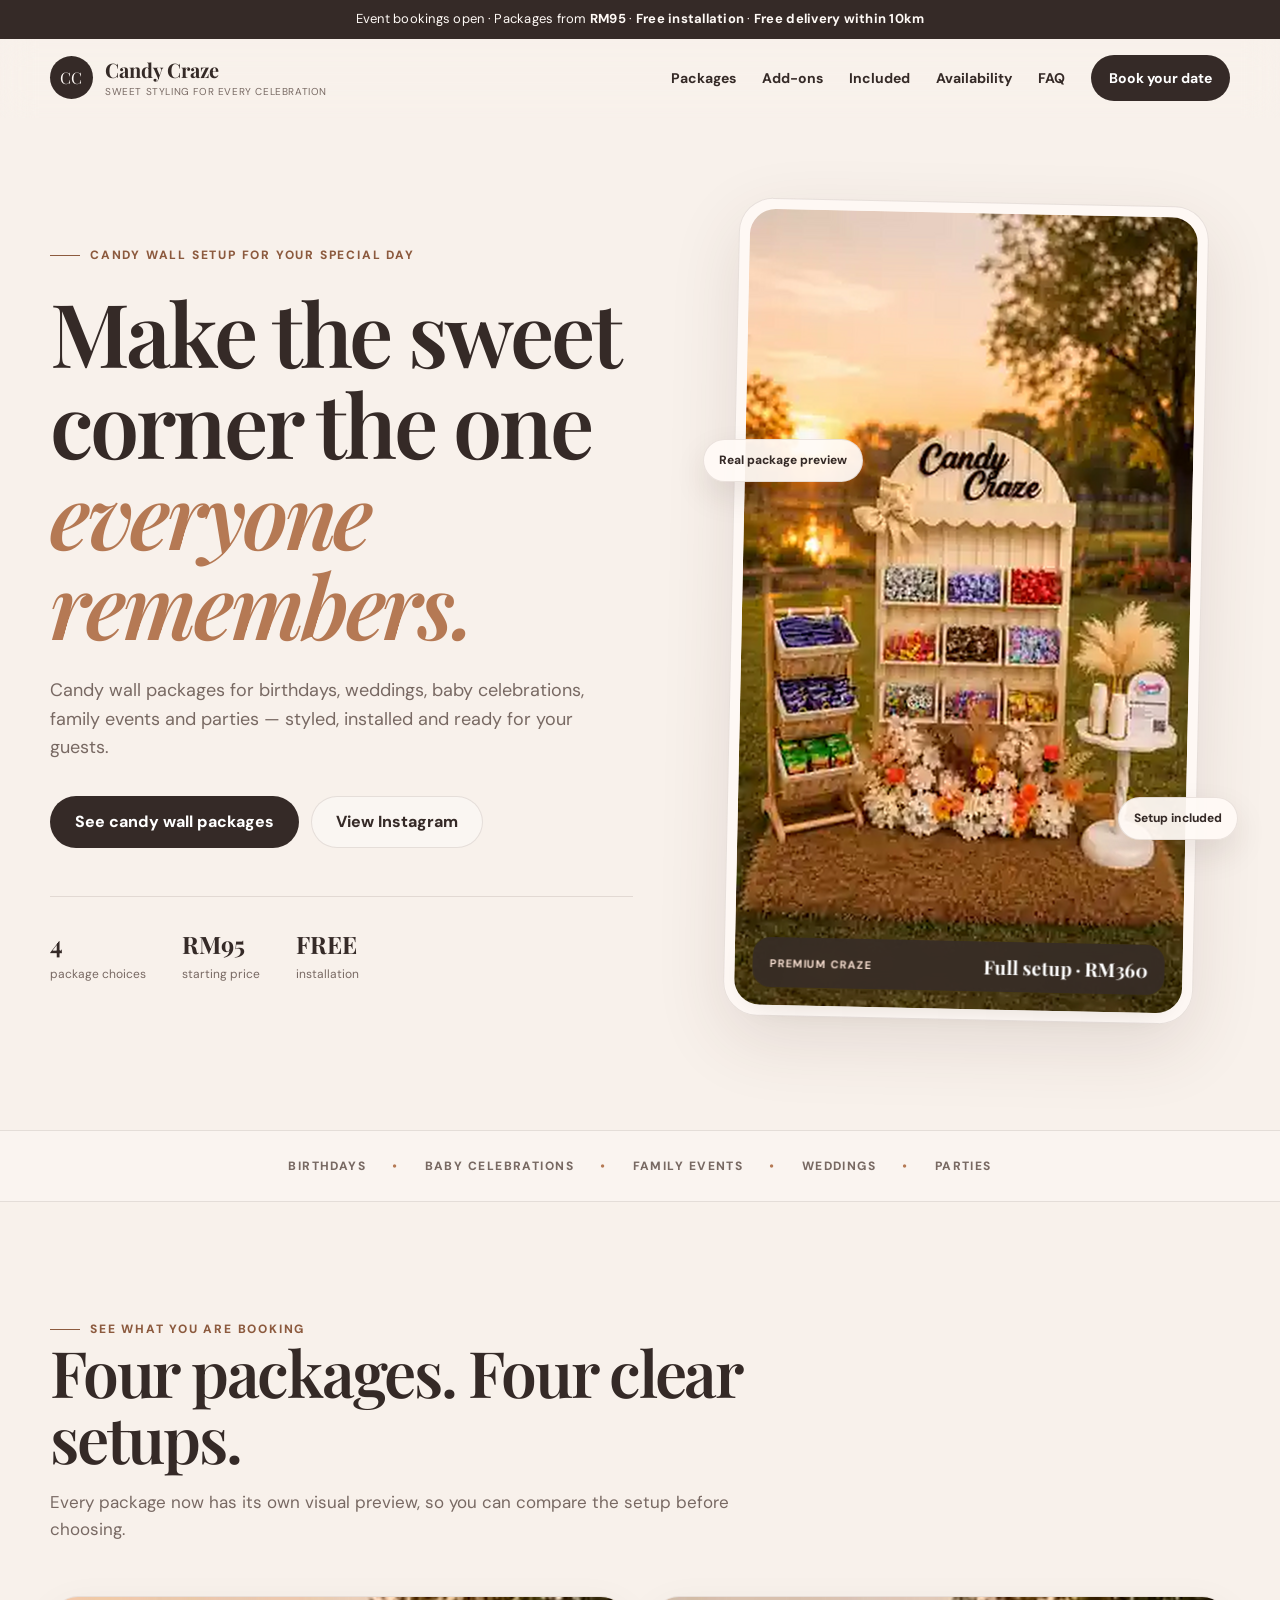
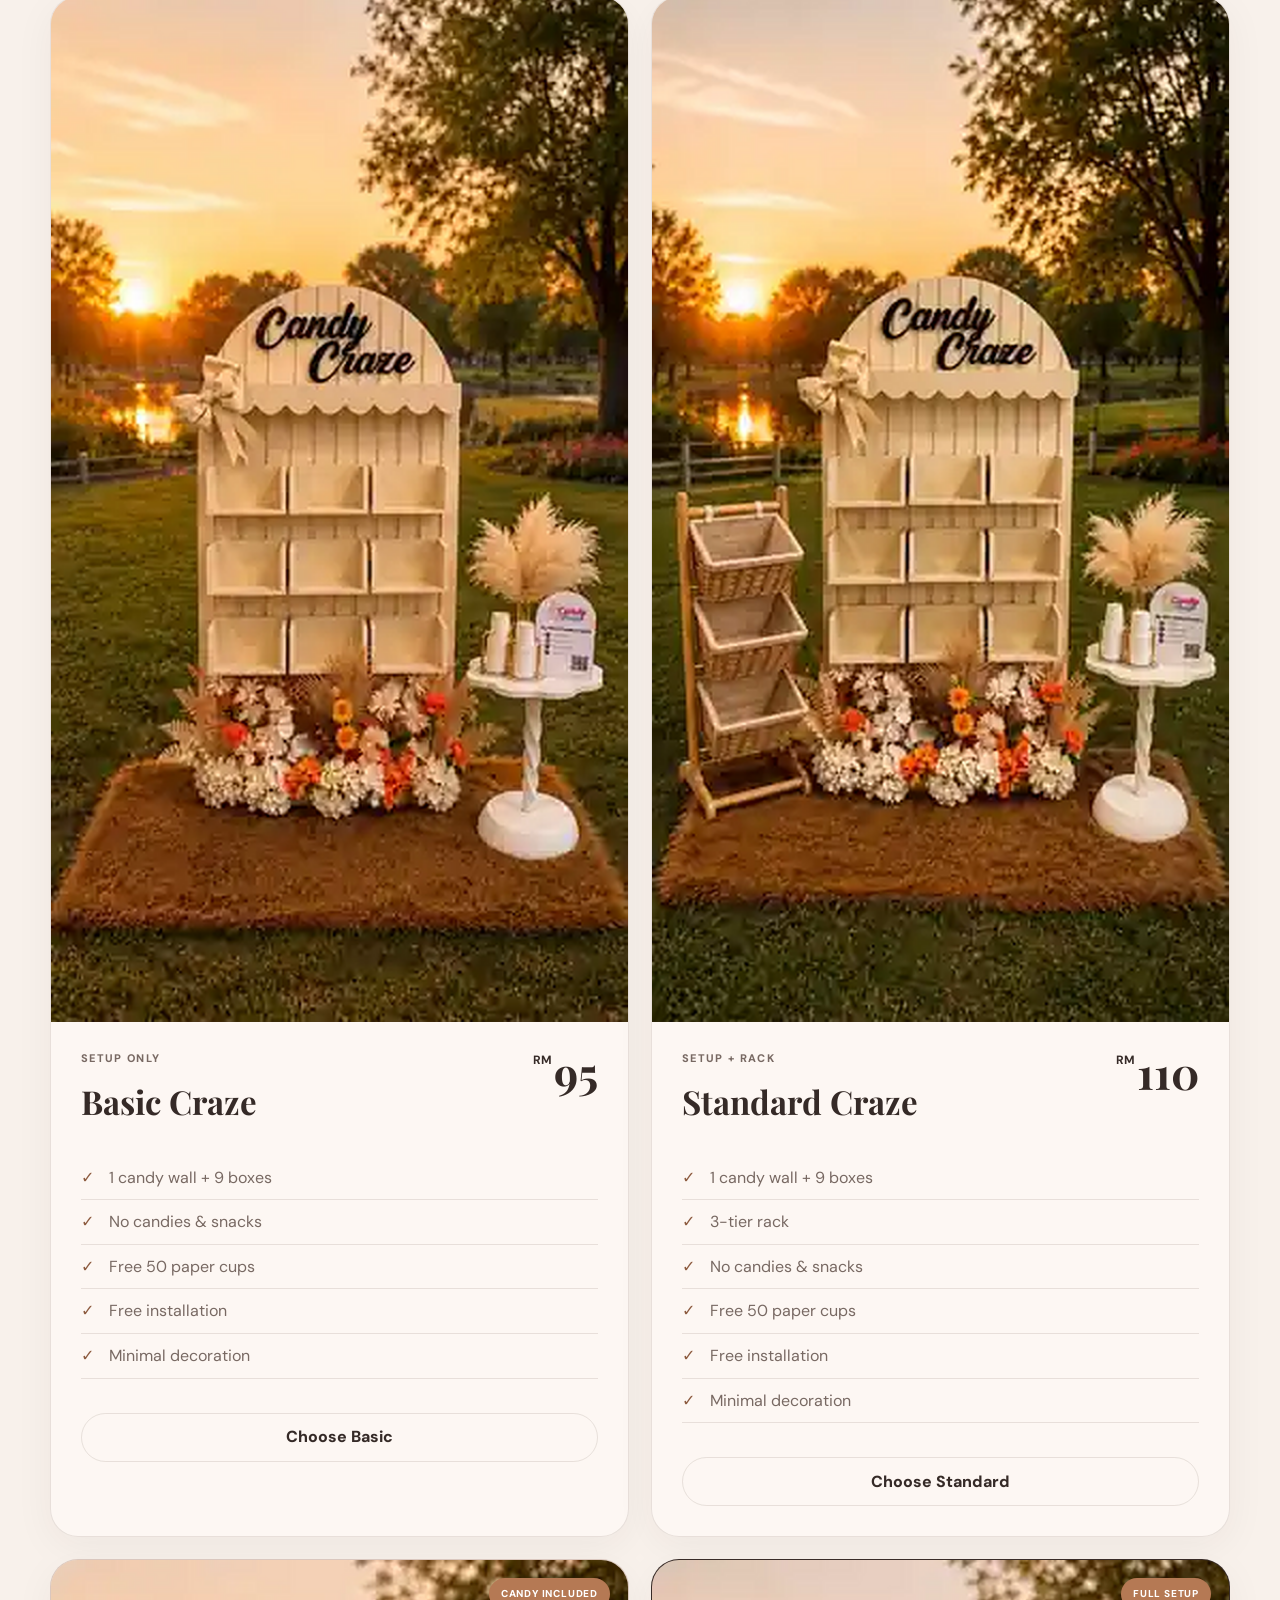
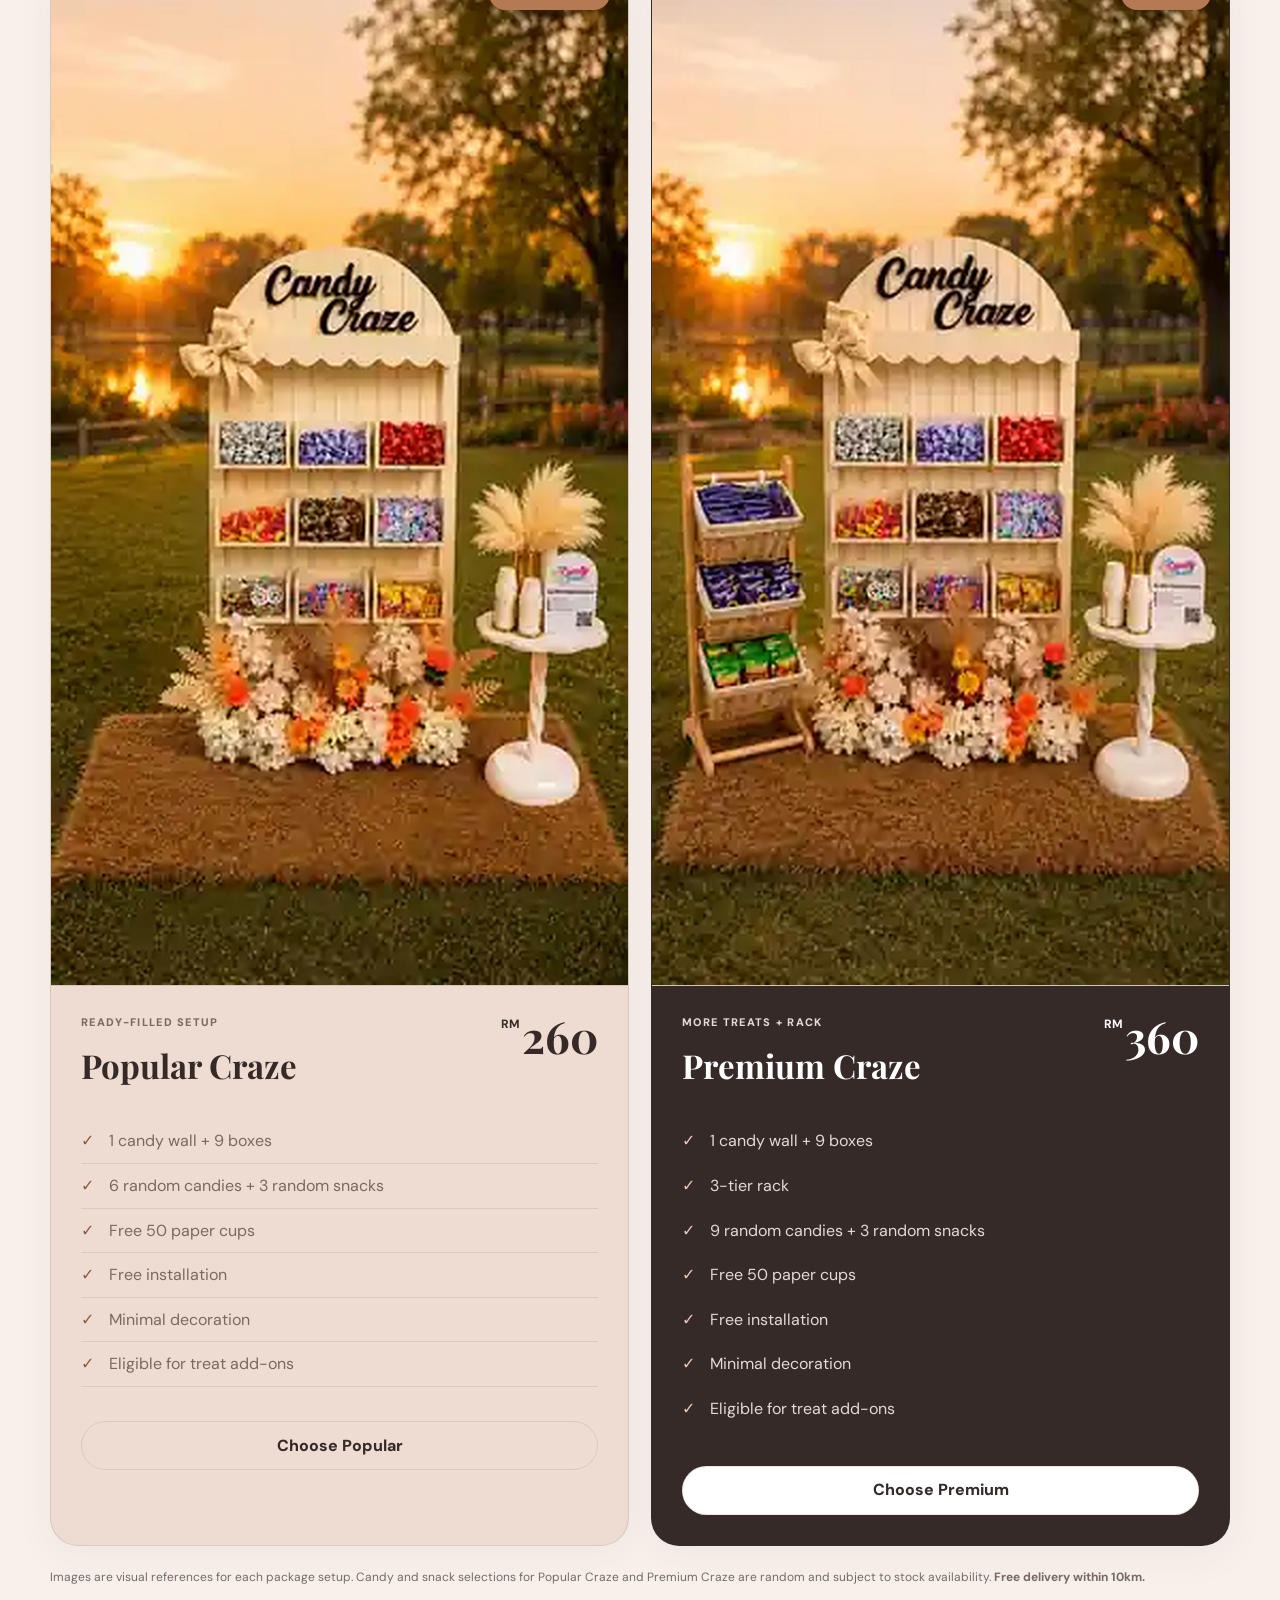
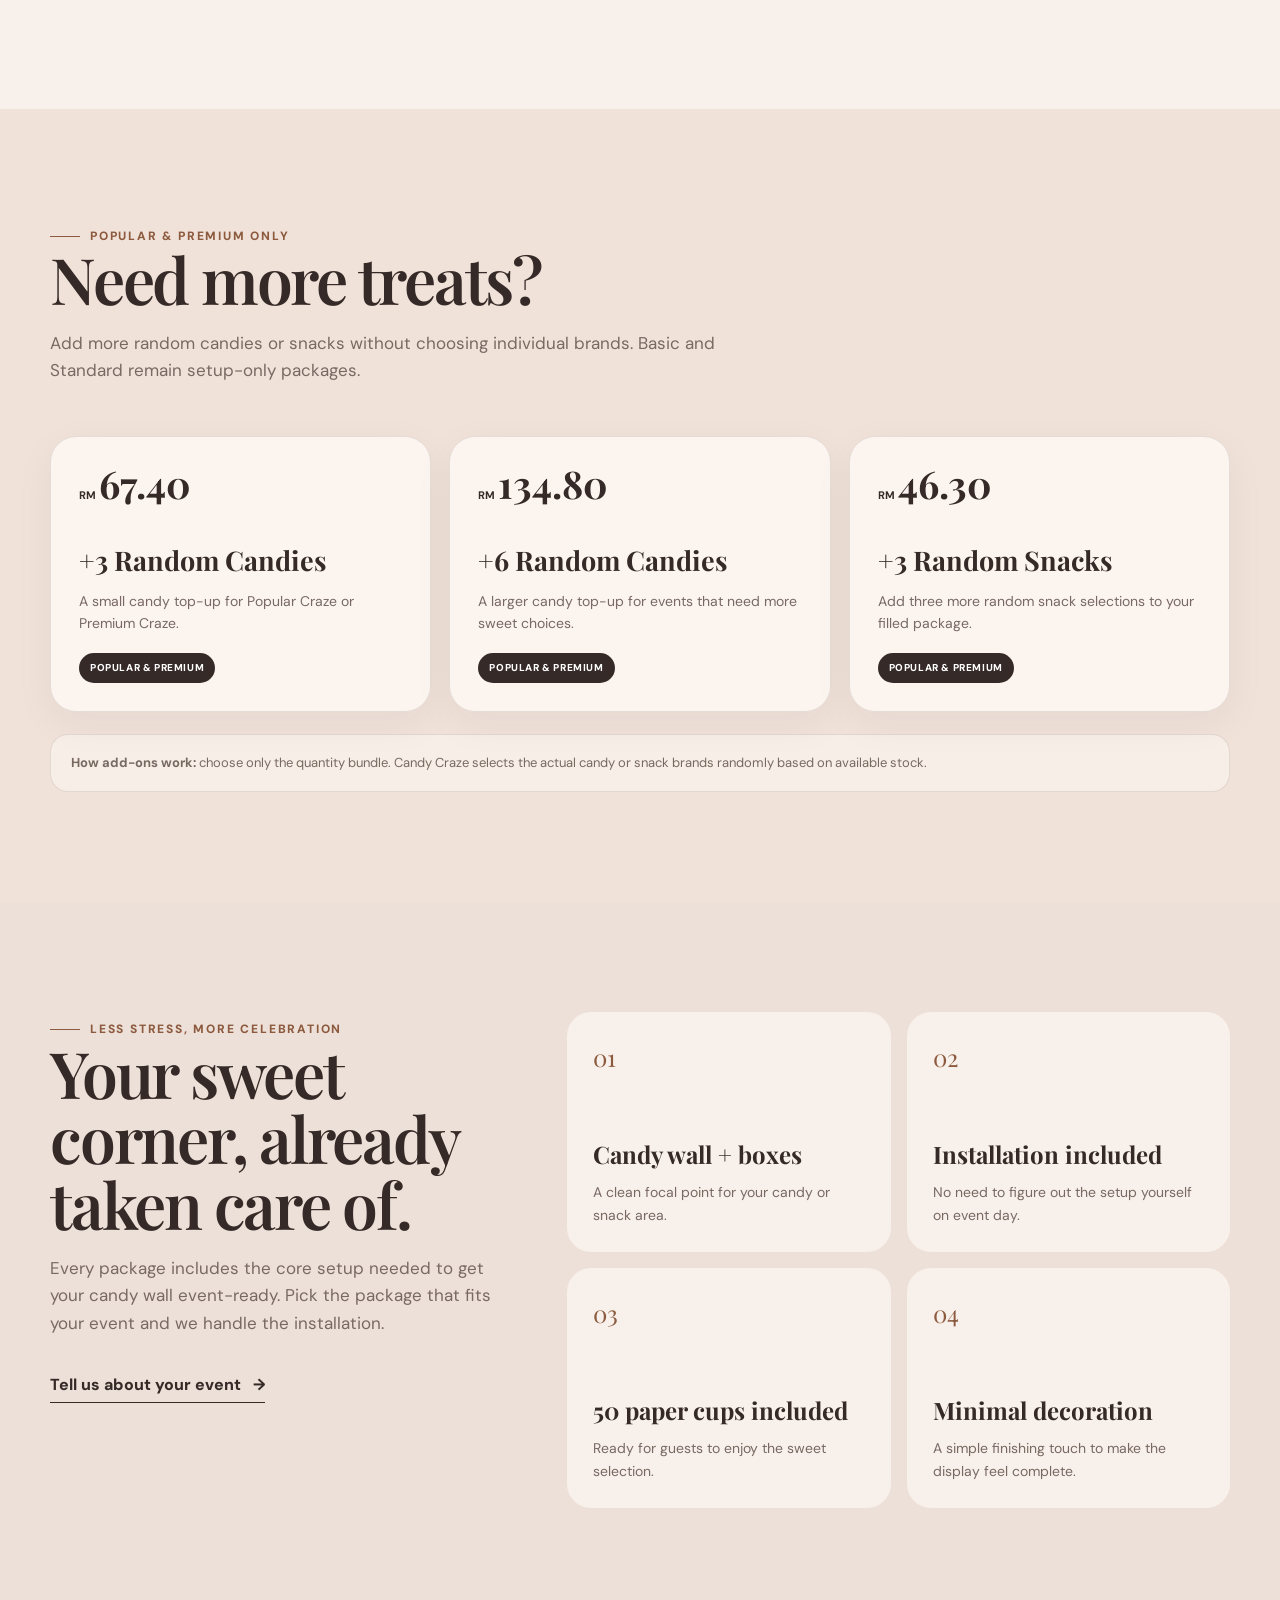
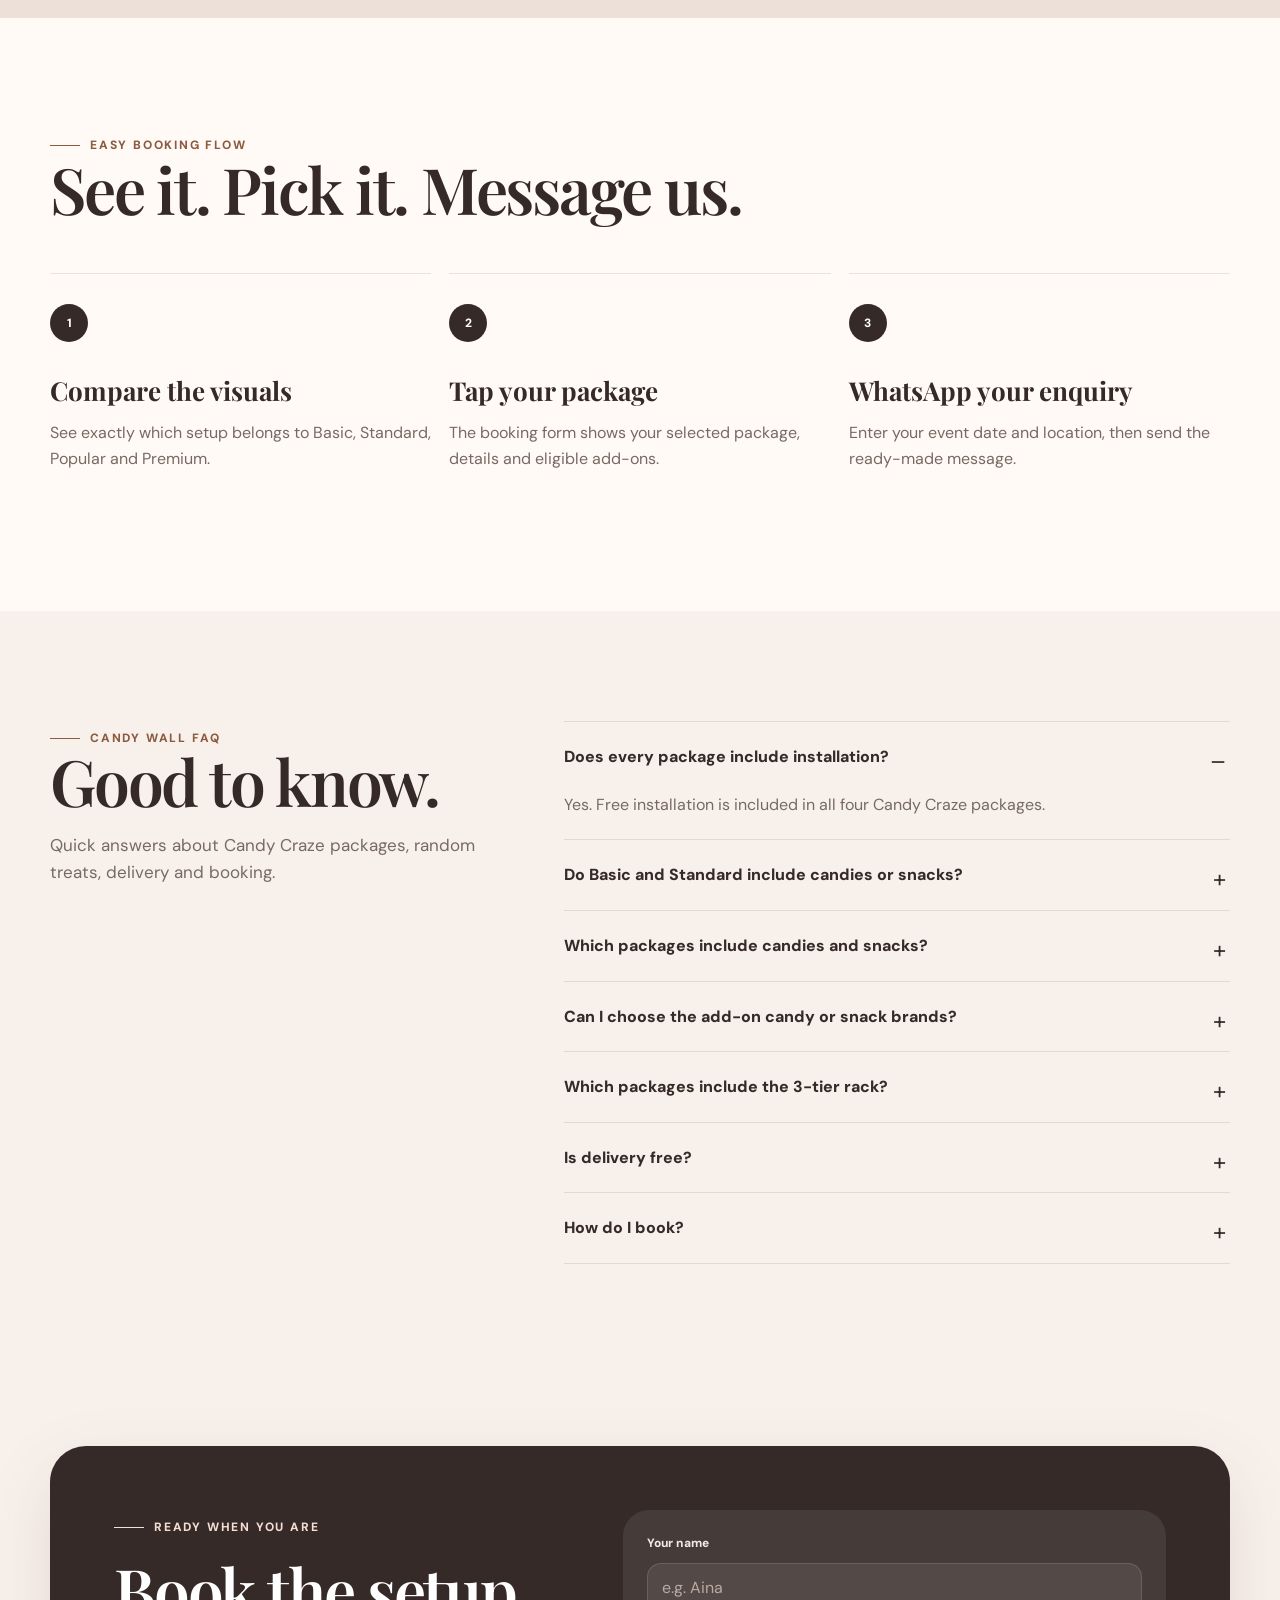
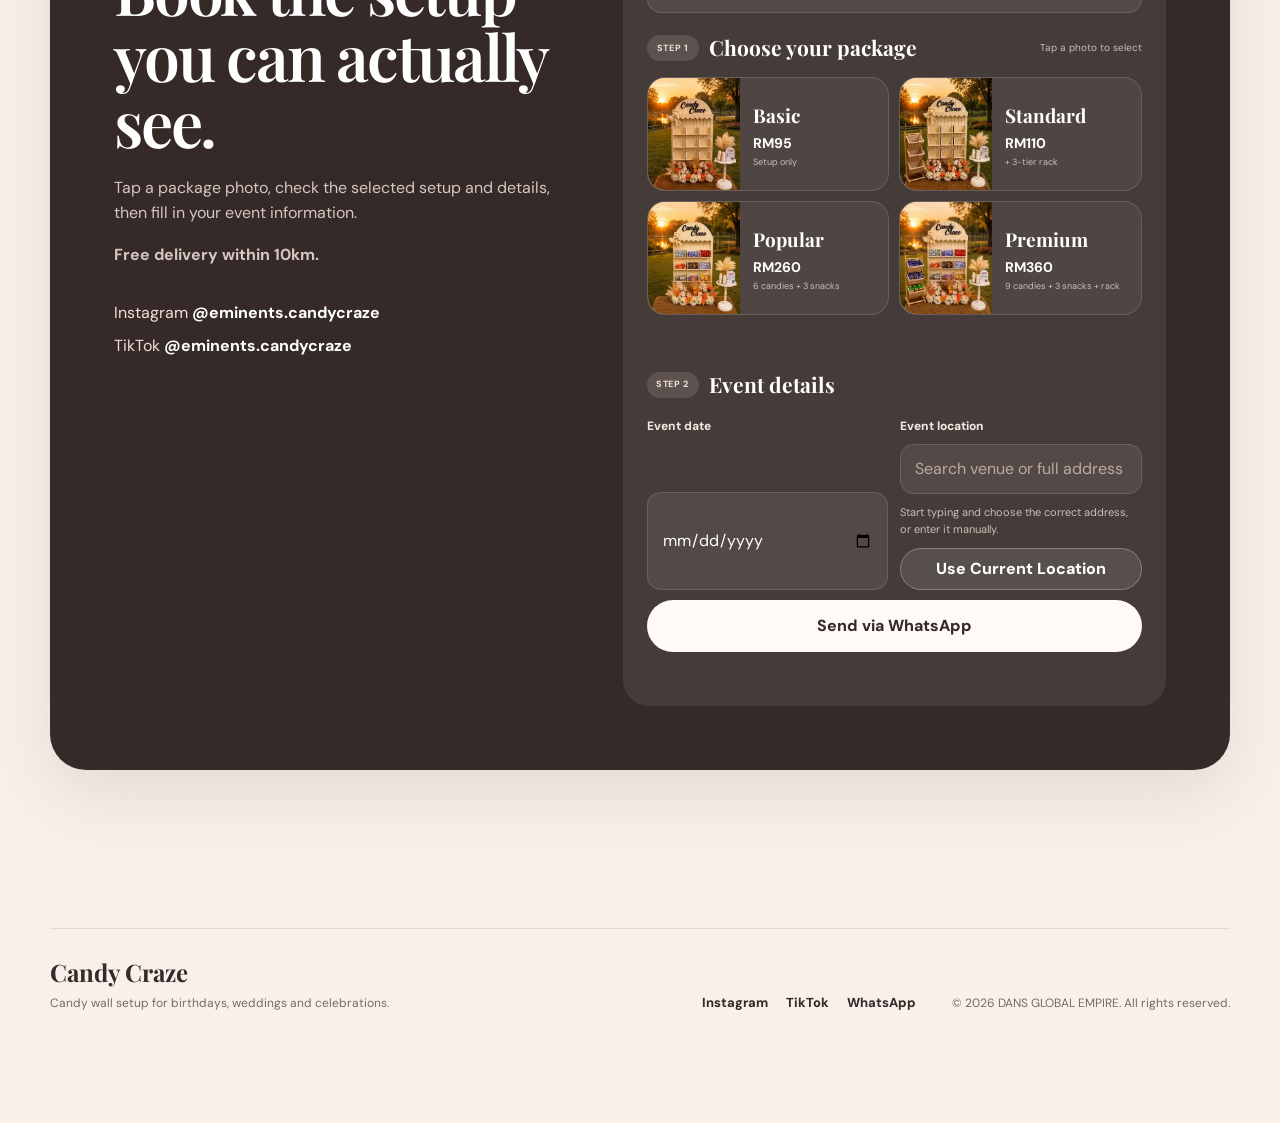
<file: index.html>
<!doctype html>
<html lang="en-MY">
<head>
  <meta charset="utf-8">
  <meta name="viewport" content="width=device-width,initial-scale=1,viewport-fit=cover">
  <meta name="theme-color" content="#352a27">
  <meta name="color-scheme" content="light">

  <title>Candy Craze | Candy Wall Packages for Birthdays, Weddings & Events</title>
  <meta name="description" content="Candy Craze offers stylish candy wall packages for birthdays, weddings, baby celebrations and events in Skudai, Johor and nearby areas from RM80, with free installation and free delivery within 10km.">
  <meta name="robots" content="index,follow,max-image-preview:large,max-snippet:-1,max-video-preview:-1">
  <meta name="googlebot" content="index,follow,max-image-preview:large,max-snippet:-1,max-video-preview:-1">
  <meta name="author" content="Candy Craze">
  <meta name="application-name" content="Candy Craze">
  <meta name="apple-mobile-web-app-title" content="Candy Craze">
  <meta name="geo.region" content="MY-01">
  <meta name="geo.placename" content="Skudai, Johor">
  <link rel="canonical" href="https://candycraze.dansglobalempire.com/">
  <link rel="sitemap" type="application/xml" href="https://candycraze.dansglobalempire.com/sitemap.xml">
  <link rel="icon" href="favicon.ico" sizes="any">
  <link rel="icon" href="favicon.png" type="image/png" sizes="32x32">
  <link rel="shortcut icon" href="favicon.ico">
  <link rel="apple-touch-icon" href="favicon.png">

  <meta property="og:type" content="website">
  <meta property="og:locale" content="en_MY">
  <meta property="og:site_name" content="Candy Craze">
  <meta property="og:title" content="Candy Craze | Candy Wall Packages for Events">
  <meta property="og:description" content="Candy wall packages from RM80 for birthdays, weddings and celebrations. Free installation and free delivery within 10km.">
  <meta property="og:url" content="https://candycraze.dansglobalempire.com/">
  <meta name="twitter:card" content="summary">
  <meta name="twitter:title" content="Candy Craze | Candy Wall Packages for Events">
  <meta name="twitter:description" content="Candy wall packages from RM80 with free installation and free delivery within 10km.">

  <link rel="preconnect" href="https://fonts.googleapis.com">
  <link rel="preconnect" href="https://fonts.gstatic.com" crossorigin>
  <link href="https://fonts.googleapis.com/css2?family=DM+Sans:wght@400;500;600;700;800&family=Playfair+Display:ital,wght@0,600;0,700;1,600&display=swap" rel="stylesheet">
  <link rel="stylesheet" href="styles.css?v=5">
  <link rel="stylesheet" href="visual-booking.css?v=4">

  <script type="application/ld+json">
  {
    "@context":"https://schema.org",
    "@graph":[
      {
        "@type":"Organization",
        "@id":"https://candycraze.dansglobalempire.com/#organization",
        "name":"Candy Craze",
        "url":"https://candycraze.dansglobalempire.com/",
        "telephone":"+601139376728",
        "parentOrganization":{"@type":"Organization","name":"DANS Global Empire","url":"https://dansglobalempire.com/"},
        "sameAs":["https://www.instagram.com/eminents.candycraze/","https://www.tiktok.com/@eminents.candycraze"]
      },
      {
        "@type":"WebSite",
        "@id":"https://candycraze.dansglobalempire.com/#website",
        "url":"https://candycraze.dansglobalempire.com/",
        "name":"Candy Craze",
        "publisher":{"@id":"https://candycraze.dansglobalempire.com/#organization"},
        "inLanguage":"en-MY"
      },
      {
        "@type":"WebPage",
        "@id":"https://candycraze.dansglobalempire.com/#webpage",
        "url":"https://candycraze.dansglobalempire.com/",
        "name":"Candy Craze | Candy Wall Packages for Birthdays, Weddings & Events",
        "description":"Candy Craze offers stylish candy wall packages for events in Skudai, Johor and nearby areas from RM80 with installation included.",
        "keywords":["Candy Craze Skudai","candy wall Skudai","candy wall Johor","candy wall Johor Bahru","candy buffet Skudai","event candy wall Johor"],
        "isPartOf":{"@id":"https://candycraze.dansglobalempire.com/#website"},
        "about":{"@id":"https://candycraze.dansglobalempire.com/#organization"},
        "inLanguage":"en-MY"
      },
      {
        "@type":"Service",
        "@id":"https://candycraze.dansglobalempire.com/#candy-wall-service",
        "name":"Candy Craze Candy Wall Setup",
        "serviceType":"Candy wall setup for birthdays, weddings, parties and events",
        "provider":{"@id":"https://candycraze.dansglobalempire.com/#organization"},
        "areaServed":[
          {"@type":"City","name":"Skudai","containedInPlace":{"@type":"AdministrativeArea","name":"Johor"}},
          {"@type":"City","name":"Johor Bahru","containedInPlace":{"@type":"AdministrativeArea","name":"Johor"}},
          {"@type":"AdministrativeArea","name":"Johor"}
        ],
        "offers":[
          {"@type":"Offer","name":"Basic Craze","price":"80","priceCurrency":"MYR","url":"https://candycraze.dansglobalempire.com/#packages"},
          {"@type":"Offer","name":"Standard Craze","price":"110","priceCurrency":"MYR","url":"https://candycraze.dansglobalempire.com/#packages"},
          {"@type":"Offer","name":"Popular Craze","price":"260","priceCurrency":"MYR","url":"https://candycraze.dansglobalempire.com/#packages"},
          {"@type":"Offer","name":"Premium Craze","price":"360","priceCurrency":"MYR","url":"https://candycraze.dansglobalempire.com/#packages"}
        ]
      },
      {
        "@type":"FAQPage",
        "@id":"https://candycraze.dansglobalempire.com/#faq-schema",
        "mainEntity":[
          {"@type":"Question","name":"Does every Candy Craze package include installation?","acceptedAnswer":{"@type":"Answer","text":"Yes. Free installation is included in all four Candy Craze packages."}},
          {"@type":"Question","name":"Do Basic Craze and Standard Craze include candies or snacks?","acceptedAnswer":{"@type":"Answer","text":"No. Basic Craze and Standard Craze are setup-only packages and do not include candies or snacks."}},
          {"@type":"Question","name":"Which Candy Craze packages include candies and snacks?","acceptedAnswer":{"@type":"Answer","text":"Popular Craze includes 6 candies and 3 snacks. Premium Craze includes 9 candies and 3 snacks. Selections are random and subject to availability."}},
          {"@type":"Question","name":"Can I choose the add-on candy or snack brands?","acceptedAnswer":{"@type":"Answer","text":"No. Add-ons are available only for Popular Craze and Premium Craze. Customers choose the quantity bundle while Candy Craze provides a random assortment based on available stock."}},
          {"@type":"Question","name":"Is delivery free?","acceptedAnswer":{"@type":"Answer","text":"Free delivery is available within 10km."}},
          {"@type":"Question","name":"How do I book Candy Craze?","acceptedAnswer":{"@type":"Answer","text":"Choose a package visually, select eligible add-ons if required, enter the event date and location, then send the pre-filled booking enquiry through WhatsApp."}}
        ]
      }
    ]
  }
  </script>
</head>
<body>
  <a class="skip-link" href="#main">Skip to content</a>
  <div class="announcement">Event bookings open · Packages from <strong>RM80</strong> · <strong>Free installation</strong> · <strong>Free delivery within 10km</strong></div>

  <header class="site-header" id="top">
    <div class="shell nav-wrap">
      <a class="brand" href="#top" aria-label="Candy Craze home">
        <span class="brand-mark" aria-hidden="true">CC</span>
        <span class="brand-copy"><strong>Candy Craze</strong><small>Sweet styling for every celebration</small></span>
      </a>
      <button class="menu-toggle" type="button" aria-label="Open navigation" aria-expanded="false"><span></span><span></span><span></span></button>
      <nav class="nav-links" aria-label="Main navigation">
        <a href="#packages">Packages</a>
        <a href="#addons">Add-ons</a>
        <a href="#included">Included</a>
        <a href="booking-calendar-demo.html">Availability</a>
        <a href="#faq">FAQ</a>
        <a class="nav-cta" href="#booking">Book your date</a>
      </nav>
    </div>
  </header>

  <main id="main">
    <section class="hero section-pad" aria-labelledby="hero-title">
      <div class="shell hero-grid">
        <div class="hero-copy reveal">
          <span class="eyebrow">Candy wall setup for your special day</span>
          <h1 id="hero-title">Make the sweet corner the one <em>everyone remembers.</em></h1>
          <p class="hero-lead">Candy wall packages for birthdays, weddings, baby celebrations, family events and parties — styled, installed and ready for your guests.</p>
          <div class="hero-actions">
            <a class="button button-primary" href="#packages">See candy wall packages</a>
            <a class="button button-ghost" href="https://www.instagram.com/eminents.candycraze/" target="_blank" rel="noopener noreferrer">View Instagram</a>
          </div>
          <div class="trust-row" aria-label="Candy Craze highlights">
            <div><strong>4</strong><span>package choices</span></div>
            <div><strong>RM80</strong><span>starting price</span></div>
            <div><strong>FREE</strong><span>installation</span></div>
          </div>
        </div>

        <div class="hero-visual reveal">
          <div class="hero-photo-frame">
            <div class="package-photo premium-photo hero-photo" role="img" aria-label="Premium Craze candy wall setup with candies, snacks and 3-tier rack"></div>
            <div class="hero-photo-label"><span>Premium Craze</span><strong>Full setup · RM360</strong></div>
          </div>
          <div class="floating-pill pill-a">Real package preview</div>
          <div class="floating-pill pill-b">Setup included</div>
        </div>
      </div>
    </section>

    <section class="mini-strip" aria-label="Suitable events"><div class="shell strip-grid"><span>Birthdays</span><i>•</i><span>Baby Celebrations</span><i>•</i><span>Family Events</span><i>•</i><span>Weddings</span><i>•</i><span>Parties</span></div></section>

    <section class="packages section-pad" id="packages" aria-labelledby="packages-title">
      <div class="shell">
        <div class="section-heading reveal"><span class="eyebrow">See what you are booking</span><h2 id="packages-title">Four packages. Four clear setups.</h2><p>Every package now has its own visual preview, so you can compare the setup before choosing.</p></div>
        <div class="package-grid">
          <article class="package-card reveal">
            <div class="package-photo basic-photo package-card-photo" role="img" aria-label="Basic Craze candy wall setup without candies or snacks"></div>
            <div class="package-body">
              <div class="package-head"><div><span class="package-kicker">Setup only</span><h3>Basic Craze</h3></div><div class="price"><small>RM</small>80</div></div>
              <ul class="feature-list"><li>1 candy wall + 9 boxes</li><li>No candies & snacks</li><li>Free 50 paper cups</li><li>Free installation</li><li>Minimal decoration</li></ul>
              <button class="select-package" type="button" data-package="Basic Craze — RM80">Choose Basic</button>
            </div>
          </article>

          <article class="package-card reveal">
            <div class="package-photo standard-photo package-card-photo" role="img" aria-label="Standard Craze candy wall setup with 3-tier rack"></div>
            <div class="package-body">
              <div class="package-head"><div><span class="package-kicker">Setup + rack</span><h3>Standard Craze</h3></div><div class="price"><small>RM</small>110</div></div>
              <ul class="feature-list"><li>1 candy wall + 9 boxes</li><li>3-tier rack</li><li>No candies & snacks</li><li>Free 50 paper cups</li><li>Free installation</li><li>Minimal decoration</li></ul>
              <button class="select-package" type="button" data-package="Standard Craze — RM110">Choose Standard</button>
            </div>
          </article>

          <article class="package-card featured reveal">
            <div class="package-badge">Candy included</div>
            <div class="package-photo popular-photo package-card-photo" role="img" aria-label="Popular Craze candy wall setup filled with random candies and snacks"></div>
            <div class="package-body">
              <div class="package-head"><div><span class="package-kicker">Ready-filled setup</span><h3>Popular Craze</h3></div><div class="price"><small>RM</small>260</div></div>
              <ul class="feature-list"><li>1 candy wall + 9 boxes</li><li>6 random candies + 3 random snacks</li><li>Free 50 paper cups</li><li>Free installation</li><li>Minimal decoration</li><li>Eligible for treat add-ons</li></ul>
              <button class="select-package" type="button" data-package="Popular Craze — RM260">Choose Popular</button>
            </div>
          </article>

          <article class="package-card premium reveal">
            <div class="package-badge">Full setup</div>
            <div class="package-photo premium-photo package-card-photo" role="img" aria-label="Premium Craze candy wall setup filled with random candies and snacks plus 3-tier rack"></div>
            <div class="package-body">
              <div class="package-head"><div><span class="package-kicker">More treats + rack</span><h3>Premium Craze</h3></div><div class="price"><small>RM</small>360</div></div>
              <ul class="feature-list"><li>1 candy wall + 9 boxes</li><li>3-tier rack</li><li>9 random candies + 3 random snacks</li><li>Free 50 paper cups</li><li>Free installation</li><li>Minimal decoration</li><li>Eligible for treat add-ons</li></ul>
              <button class="select-package" type="button" data-package="Premium Craze — RM360">Choose Premium</button>
            </div>
          </article>
        </div>
        <p class="package-note reveal">Images are visual references for each package setup. Candy and snack selections for Popular Craze and Premium Craze are random and subject to stock availability. <strong>Free delivery within 10km.</strong></p>
      </div>
    </section>

    <section class="addons section-pad" id="addons" aria-labelledby="addons-title">
      <div class="shell">
        <div class="section-heading reveal"><span class="eyebrow">Popular & Premium only</span><h2 id="addons-title">Need more treats?</h2><p>Add more random candies or snacks without choosing individual brands. Basic and Standard remain setup-only packages.</p></div>
        <div class="addon-grid">
          <article class="addon-card reveal"><div class="addon-price"><small>RM</small>67.40</div><h3>+3 Random Candies</h3><p>A small candy top-up for Popular Craze or Premium Craze.</p><span>Popular & Premium</span></article>
          <article class="addon-card reveal"><div class="addon-price"><small>RM</small>134.80</div><h3>+6 Random Candies</h3><p>A larger candy top-up for events that need more sweet choices.</p><span>Popular & Premium</span></article>
          <article class="addon-card reveal"><div class="addon-price"><small>RM</small>46.30</div><h3>+3 Random Snacks</h3><p>Add three more random snack selections to your filled package.</p><span>Popular & Premium</span></article>
        </div>
        <div class="addon-note reveal"><strong>How add-ons work:</strong> choose only the quantity bundle. Candy Craze selects the actual candy or snack brands randomly based on available stock.</div>
      </div>
    </section>

    <section class="included section-pad" id="included" aria-labelledby="included-title">
      <div class="shell included-grid">
        <div class="included-copy reveal"><span class="eyebrow">Less stress, more celebration</span><h2 id="included-title">Your sweet corner, already taken care of.</h2><p>Every package includes the core setup needed to get your candy wall event-ready. Pick the package that fits your event and we handle the installation.</p><a class="text-link" href="#booking">Tell us about your event <span>→</span></a></div>
        <div class="benefit-grid">
          <div class="benefit reveal"><span class="benefit-no">01</span><h3>Candy wall + boxes</h3><p>A clean focal point for your candy or snack area.</p></div>
          <div class="benefit reveal"><span class="benefit-no">02</span><h3>Installation included</h3><p>No need to figure out the setup yourself on event day.</p></div>
          <div class="benefit reveal"><span class="benefit-no">03</span><h3>50 paper cups included</h3><p>Ready for guests to enjoy the sweet selection.</p></div>
          <div class="benefit reveal"><span class="benefit-no">04</span><h3>Minimal decoration</h3><p>A simple finishing touch to make the display feel complete.</p></div>
        </div>
      </div>
    </section>

    <section class="process section-pad" aria-labelledby="process-title"><div class="shell"><div class="section-heading reveal"><span class="eyebrow">Easy booking flow</span><h2 id="process-title">See it. Pick it. Message us.</h2></div><div class="process-grid"><div class="process-step reveal"><span>1</span><h3>Compare the visuals</h3><p>See exactly which setup belongs to Basic, Standard, Popular and Premium.</p></div><div class="process-step reveal"><span>2</span><h3>Tap your package</h3><p>The booking form shows your selected package, details and eligible add-ons.</p></div><div class="process-step reveal"><span>3</span><h3>WhatsApp your enquiry</h3><p>Enter your event date and location, then send the ready-made message.</p></div></div></div></section>

    <section class="faq section-pad" id="faq" aria-labelledby="faq-title">
      <div class="shell faq-grid">
        <div class="section-heading reveal"><span class="eyebrow">Candy wall FAQ</span><h2 id="faq-title">Good to know.</h2><p>Quick answers about Candy Craze packages, random treats, delivery and booking.</p></div>
        <div class="accordion reveal">
          <details open><summary>Does every package include installation?</summary><p>Yes. Free installation is included in all four Candy Craze packages.</p></details>
          <details><summary>Do Basic and Standard include candies or snacks?</summary><p>No. Basic Craze and Standard Craze are setup-only packages. If you want candies or snacks included, choose Popular Craze or Premium Craze.</p></details>
          <details><summary>Which packages include candies and snacks?</summary><p>Popular Craze includes 6 candies + 3 snacks. Premium Craze includes 9 candies + 3 snacks. The selections are random and subject to availability.</p></details>
          <details><summary>Can I choose the add-on candy or snack brands?</summary><p>No. Add-ons are only for Popular Craze and Premium Craze. You choose the quantity bundle while Candy Craze selects the actual brands randomly based on available stock.</p></details>
          <details><summary>Which packages include the 3-tier rack?</summary><p>Standard Craze and Premium Craze include the 3-tier rack.</p></details>
          <details><summary>Is delivery free?</summary><p>Free delivery is available within 10km.</p></details>
          <details><summary>How do I book?</summary><p>Tap one of the four visual package choices, select eligible add-ons if required, fill in your event date and location, then tap “Send via WhatsApp”.</p></details>
        </div>
      </div>
    </section>

    <section class="booking section-pad" id="booking" aria-labelledby="booking-title">
      <div class="shell booking-card reveal">
        <div class="booking-copy">
          <span class="eyebrow light">Ready when you are</span>
          <h2 id="booking-title">Book the setup you can actually see.</h2>
          <p>Tap a package photo, check the selected setup and details, then fill in your event information.</p>
          <p class="delivery-note"><strong>Free delivery within 10km.</strong></p>
          <div class="social-links"><a href="https://www.instagram.com/eminents.candycraze/" target="_blank" rel="noopener noreferrer">Instagram <strong>@eminents.candycraze</strong></a><a href="https://www.tiktok.com/@eminents.candycraze" target="_blank" rel="noopener noreferrer">TikTok <strong>@eminents.candycraze</strong></a></div>
        </div>

        <form class="booking-form" id="bookingForm">
          <label for="customerName">Your name</label>
          <input type="text" id="customerName" placeholder="e.g. Aina" autocomplete="name" required>

          <div class="booking-package-head">
            <div><span class="booking-step">Step 1</span><strong>Choose your package</strong></div>
            <small>Tap a photo to select</small>
          </div>

          <div class="booking-package-selector" id="bookingPackageSelector" role="radiogroup" aria-label="Choose Candy Craze package">
            <button class="booking-package-option" type="button" data-package="Basic Craze — RM80" aria-pressed="false">
              <span class="package-photo basic-photo booking-thumb" aria-hidden="true"></span>
              <span class="booking-option-copy"><strong>Basic</strong><b>RM80</b><small>Setup only</small></span>
            </button>
            <button class="booking-package-option" type="button" data-package="Standard Craze — RM110" aria-pressed="false">
              <span class="package-photo standard-photo booking-thumb" aria-hidden="true"></span>
              <span class="booking-option-copy"><strong>Standard</strong><b>RM110</b><small>+ 3-tier rack</small></span>
            </button>
            <button class="booking-package-option" type="button" data-package="Popular Craze — RM260" aria-pressed="false">
              <span class="package-photo popular-photo booking-thumb" aria-hidden="true"></span>
              <span class="booking-option-copy"><strong>Popular</strong><b>RM260</b><small>6 candies + 3 snacks</small></span>
            </button>
            <button class="booking-package-option" type="button" data-package="Premium Craze — RM360" aria-pressed="false">
              <span class="package-photo premium-photo booking-thumb" aria-hidden="true"></span>
              <span class="booking-option-copy"><strong>Premium</strong><b>RM360</b><small>9 candies + 3 snacks + rack</small></span>
            </button>
          </div>
          <input type="hidden" id="packageSelect" value="">
          <p class="package-choice-error" id="packageChoiceError" aria-live="polite"></p>

          <div class="booking-package-preview" id="bookingPackagePreview" hidden>
            <div class="package-photo premium-photo booking-preview-photo" id="bookingPreviewPhoto" role="img" aria-label="Selected package preview"></div>
            <div class="booking-preview-copy">
              <span>Selected package</span>
              <div class="booking-preview-title"><h3 id="bookingPreviewName">Premium Craze</h3><strong id="bookingPreviewPrice">RM360</strong></div>
              <p id="bookingPreviewSummary"></p>
              <div class="booking-preview-tags" id="bookingPreviewTags"></div>
            </div>
          </div>

          <div class="booking-addons" id="bookingAddons" hidden>
            <div class="booking-addons-head"><strong>Optional add-ons</strong><span>Popular & Premium only</span></div>
            <p>Random selection. Choose quantity only.</p>
            <div class="addon-form-row"><div><label for="candyAddon">Extra candies</label><select id="candyAddon"><option value="">No extra candies</option><option value="candy3">+3 Random Candies — RM67.40</option><option value="candy6">+6 Random Candies — RM134.80</option></select></div><div><label for="snackAddon">Extra snacks</label><select id="snackAddon"><option value="">No extra snacks</option><option value="snack3">+3 Random Snacks — RM46.30</option></select></div></div>
            <div class="addon-summary" id="addonSummary" aria-live="polite"></div>
          </div>

          <div class="booking-package-head details-head"><div><span class="booking-step">Step 2</span><strong>Event details</strong></div></div>
          <div class="form-row"><div><label for="eventDate">Event date</label><input type="date" id="eventDate" required></div><div class="location-field"><label for="eventLocation">Event location</label><input type="text" id="eventLocation" placeholder="Search venue or full address" autocomplete="off" aria-autocomplete="list" required><div class="location-suggestions" id="locationSuggestions" role="listbox" hidden></div><small id="locationHelper">Start typing and choose the correct address, or enter it manually.</small><button class="location-button" id="currentLocationButton" type="button">Use Current Location</button></div></div>

          <button class="button button-light" type="submit">Send via WhatsApp</button>
          <p class="form-status" id="formStatus" aria-live="polite"></p>
          <noscript><p class="noscript">JavaScript is required for the automatic booking form. <a href="https://wa.me/601139376728">WhatsApp Candy Craze directly.</a></p></noscript>
        </form>
      </div>
    </section>
  </main>

  <footer class="footer"><div class="shell footer-wrap"><div><strong>Candy Craze</strong><p>Candy wall setup for birthdays, weddings and celebrations.</p></div><div class="footer-social"><a href="https://www.instagram.com/eminents.candycraze/" target="_blank" rel="noopener noreferrer">Instagram</a><a href="https://www.tiktok.com/@eminents.candycraze" target="_blank" rel="noopener noreferrer">TikTok</a><a href="https://wa.me/601139376728" target="_blank" rel="noopener noreferrer">WhatsApp</a></div><small>© <span id="year"></span> DANS GLOBAL EMPIRE. All rights reserved.</small></div></footer>
  <a class="mobile-book" href="#booking">Book Candy Craze</a>
  <script src="script.js?v=5" defer></script>
</body>
</html>
</file>
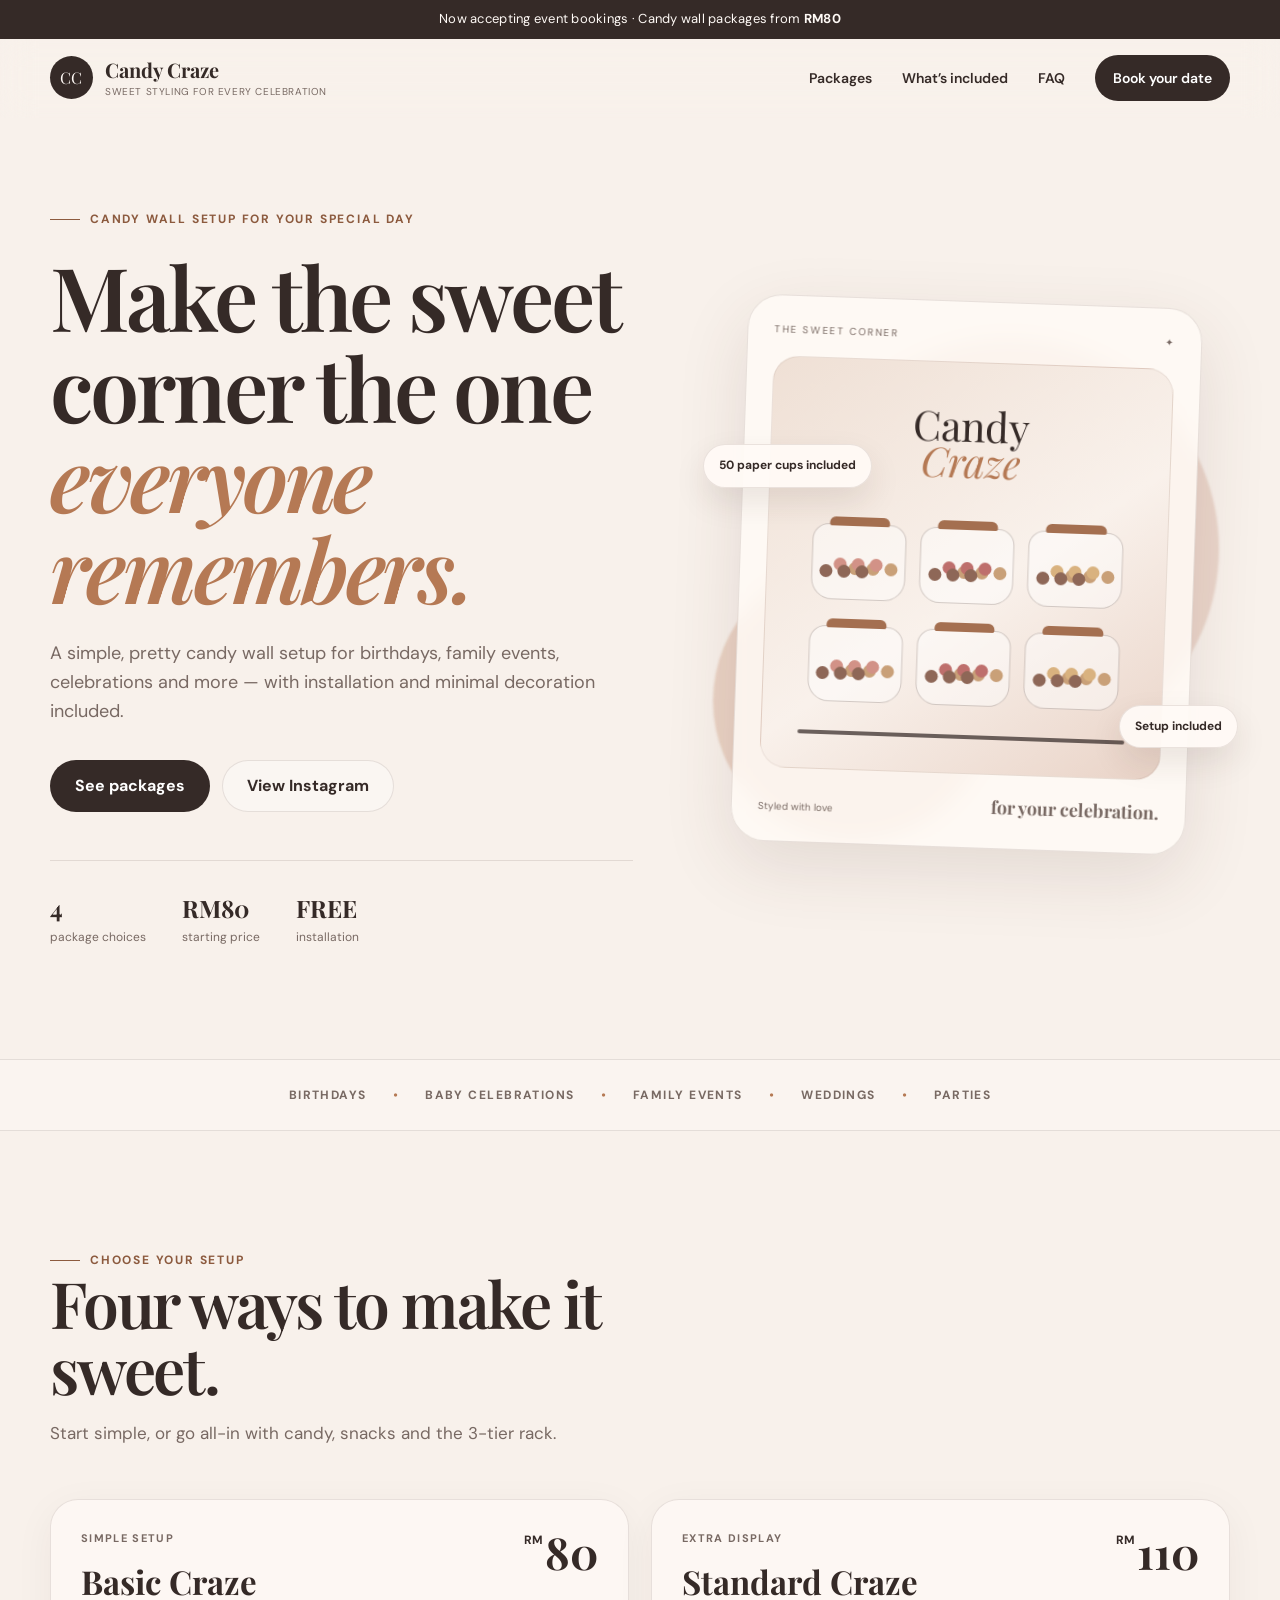
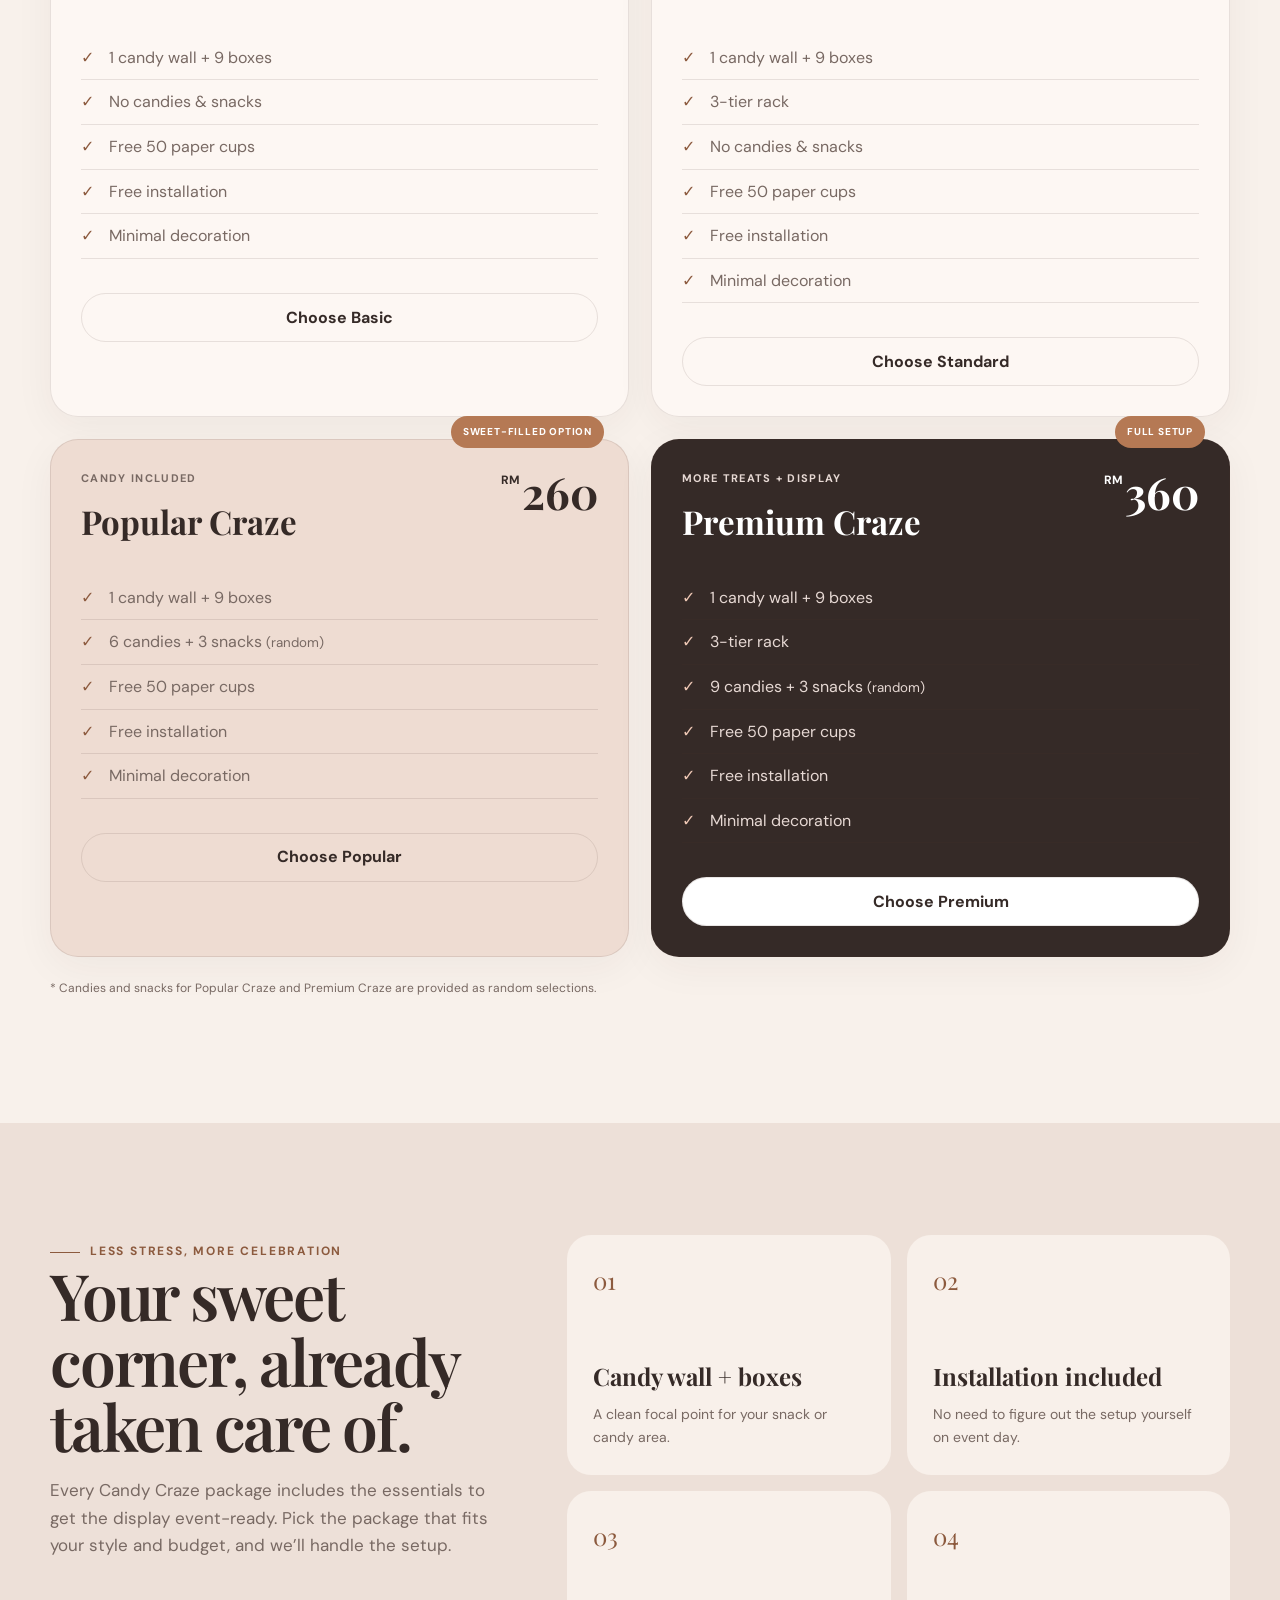
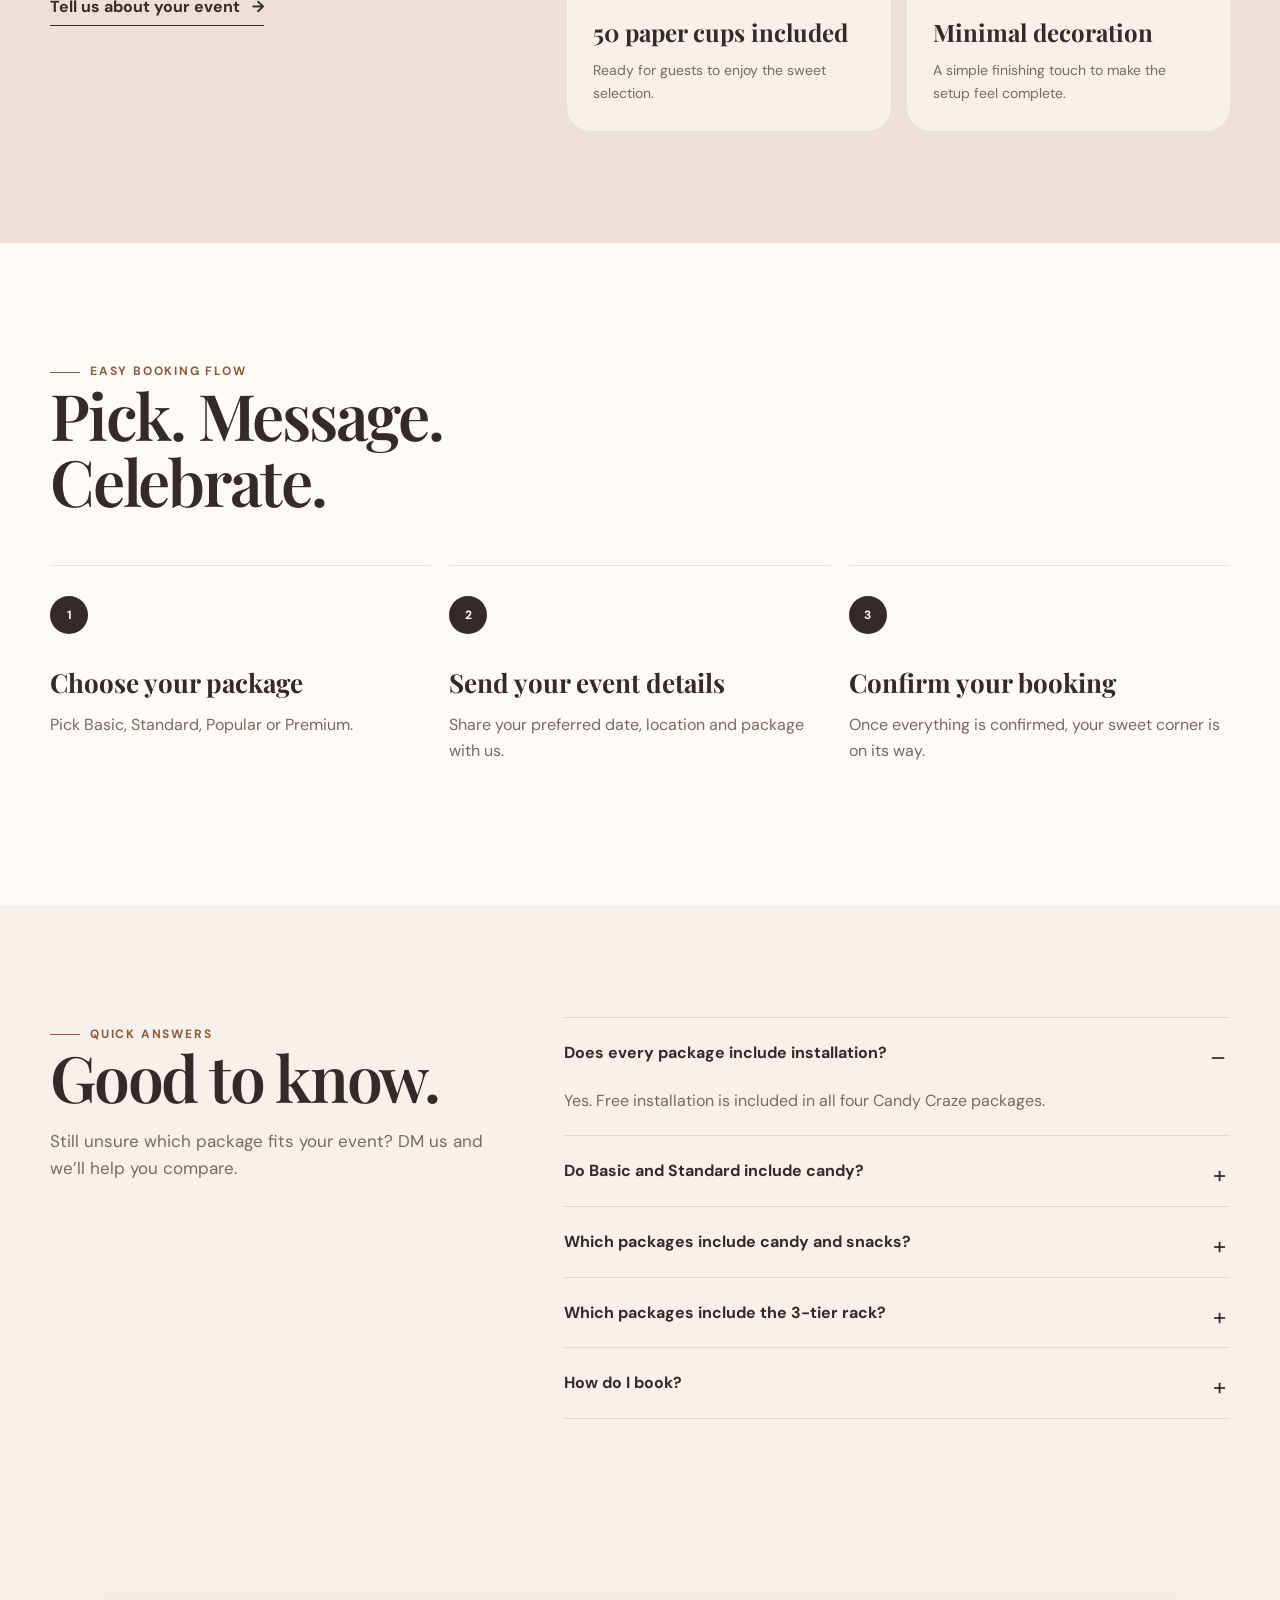
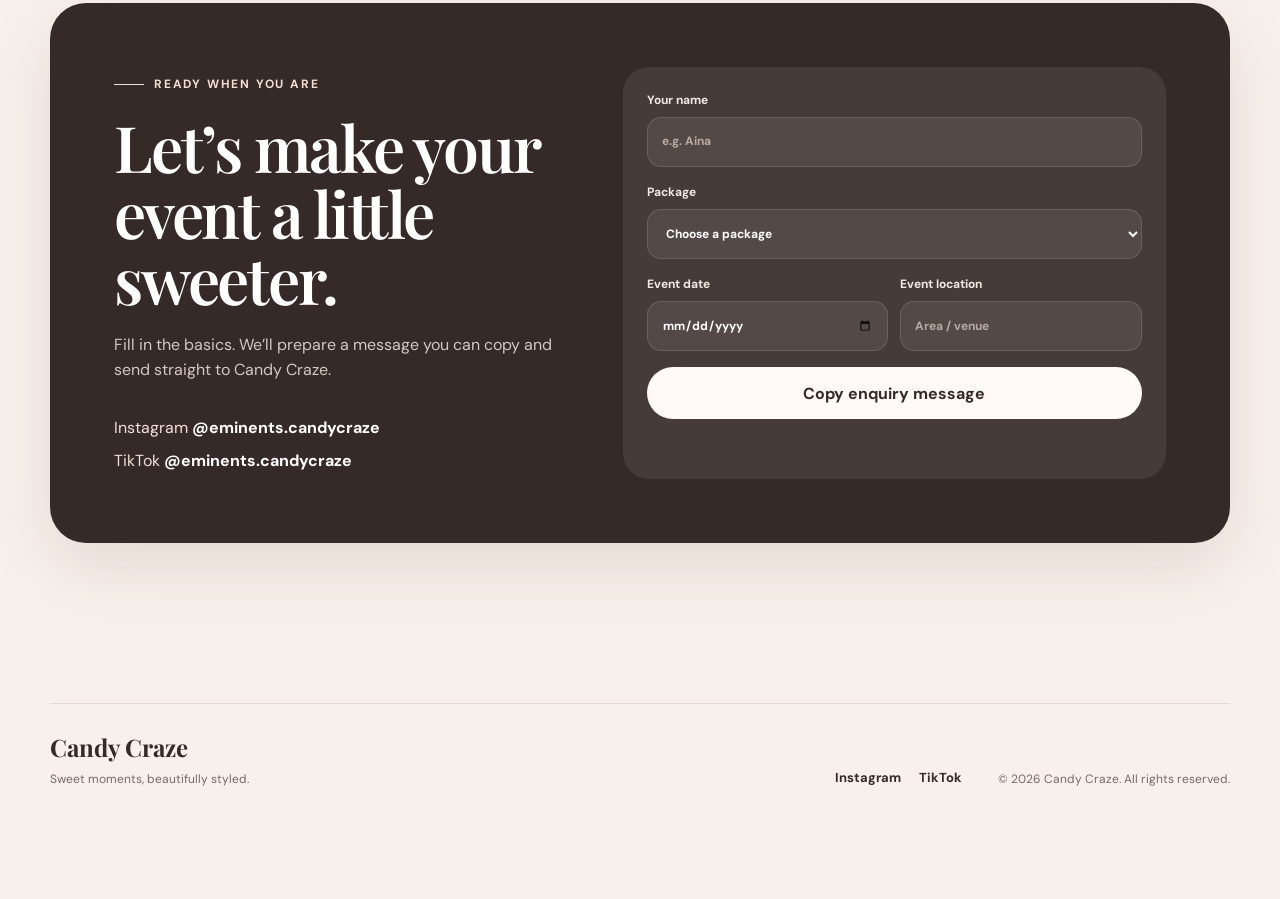
<file: candy-craze/index.html>
<!doctype html>
<html lang="en">
<head>
  <meta charset="utf-8" />
  <meta name="viewport" content="width=device-width, initial-scale=1" />
  <meta name="theme-color" content="#f7efe8" />
  <meta name="description" content="Candy Craze candy wall packages for birthdays, celebrations, weddings and events. Packages from RM80 with installation included." />
  <title>Candy Craze | Sweet Moments, Beautifully Styled</title>
  <link rel="preconnect" href="https://fonts.googleapis.com">
  <link rel="preconnect" href="https://fonts.gstatic.com" crossorigin>
  <link href="https://fonts.googleapis.com/css2?family=DM+Sans:wght@400;500;600;700&family=Playfair+Display:ital,wght@0,600;0,700;1,600&display=swap" rel="stylesheet">
  <link rel="stylesheet" href="styles.css" />
</head>
<body>
  <div class="announcement">Now accepting event bookings · Candy wall packages from <strong>RM80</strong></div>

  <header class="site-header" id="top">
    <div class="shell nav-wrap">
      <a class="brand" href="#top" aria-label="Candy Craze home">
        <span class="brand-mark">CC</span>
        <span class="brand-copy">
          <strong>Candy Craze</strong>
          <small>Sweet styling for every celebration</small>
        </span>
      </a>

      <button class="menu-toggle" type="button" aria-label="Open navigation" aria-expanded="false">
        <span></span><span></span><span></span>
      </button>

      <nav class="nav-links" aria-label="Main navigation">
        <a href="#packages">Packages</a>
        <a href="#why-us">What’s included</a>
        <a href="#faq">FAQ</a>
        <a class="nav-cta" href="#booking">Book your date</a>
      </nav>
    </div>
  </header>

  <main>
    <section class="hero section-pad">
      <div class="shell hero-grid">
        <div class="hero-copy reveal">
          <span class="eyebrow">Candy wall setup for your special day</span>
          <h1>Make the sweet corner the one <em>everyone remembers.</em></h1>
          <p class="hero-lead">A simple, pretty candy wall setup for birthdays, family events, celebrations and more — with installation and minimal decoration included.</p>
          <div class="hero-actions">
            <a class="button button-primary" href="#packages">See packages</a>
            <a class="button button-ghost" href="https://www.instagram.com/eminents.candycraze/" target="_blank" rel="noreferrer">View Instagram</a>
          </div>
          <div class="trust-row">
            <div><strong>4</strong><span>package choices</span></div>
            <div><strong>RM80</strong><span>starting price</span></div>
            <div><strong>FREE</strong><span>installation</span></div>
          </div>
        </div>

        <div class="hero-visual reveal" aria-label="Decorative candy wall illustration">
          <div class="soft-orb orb-one"></div>
          <div class="soft-orb orb-two"></div>
          <div class="visual-card">
            <div class="visual-topline">
              <span>THE SWEET CORNER</span>
              <span>✦</span>
            </div>
            <div class="candy-wall">
              <div class="wall-sign">Candy<br><em>Craze</em></div>
              <div class="jar-row">
                <div class="jar j1"><span></span><span></span><span></span></div>
                <div class="jar j2"><span></span><span></span><span></span></div>
                <div class="jar j3"><span></span><span></span><span></span></div>
              </div>
              <div class="jar-row lower">
                <div class="jar j4"><span></span><span></span><span></span></div>
                <div class="jar j5"><span></span><span></span><span></span></div>
                <div class="jar j6"><span></span><span></span><span></span></div>
              </div>
              <div class="stand-line"></div>
            </div>
            <div class="visual-note">
              <span>Styled with love</span>
              <strong>for your celebration.</strong>
            </div>
          </div>
          <div class="floating-pill pill-a">50 paper cups included</div>
          <div class="floating-pill pill-b">Setup included</div>
        </div>
      </div>
    </section>

    <section class="mini-strip">
      <div class="shell strip-grid">
        <span>Birthdays</span><i>•</i><span>Baby Celebrations</span><i>•</i><span>Family Events</span><i>•</i><span>Weddings</span><i>•</i><span>Parties</span>
      </div>
    </section>

    <section class="packages section-pad" id="packages">
      <div class="shell">
        <div class="section-heading reveal">
          <span class="eyebrow">Choose your setup</span>
          <h2>Four ways to make it sweet.</h2>
          <p>Start simple, or go all-in with candy, snacks and the 3-tier rack.</p>
        </div>

        <div class="package-grid">
          <article class="package-card reveal">
            <div class="package-head">
              <div>
                <span class="package-kicker">Simple setup</span>
                <h3>Basic Craze</h3>
              </div>
              <div class="price"><small>RM</small>80</div>
            </div>
            <ul class="feature-list">
              <li>1 candy wall + 9 boxes</li>
              <li>No candies & snacks</li>
              <li>Free 50 paper cups</li>
              <li>Free installation</li>
              <li>Minimal decoration</li>
            </ul>
            <button class="select-package" data-package="Basic Craze — RM80">Choose Basic</button>
          </article>

          <article class="package-card reveal">
            <div class="package-head">
              <div>
                <span class="package-kicker">Extra display</span>
                <h3>Standard Craze</h3>
              </div>
              <div class="price"><small>RM</small>110</div>
            </div>
            <ul class="feature-list">
              <li>1 candy wall + 9 boxes</li>
              <li>3-tier rack</li>
              <li>No candies & snacks</li>
              <li>Free 50 paper cups</li>
              <li>Free installation</li>
              <li>Minimal decoration</li>
            </ul>
            <button class="select-package" data-package="Standard Craze — RM110">Choose Standard</button>
          </article>

          <article class="package-card featured reveal">
            <div class="package-badge">Sweet-filled option</div>
            <div class="package-head">
              <div>
                <span class="package-kicker">Candy included</span>
                <h3>Popular Craze</h3>
              </div>
              <div class="price"><small>RM</small>260</div>
            </div>
            <ul class="feature-list">
              <li>1 candy wall + 9 boxes</li>
              <li>6 candies + 3 snacks <small>(random)</small></li>
              <li>Free 50 paper cups</li>
              <li>Free installation</li>
              <li>Minimal decoration</li>
            </ul>
            <button class="select-package" data-package="Popular Craze — RM260">Choose Popular</button>
          </article>

          <article class="package-card premium reveal">
            <div class="package-badge">Full setup</div>
            <div class="package-head">
              <div>
                <span class="package-kicker">More treats + display</span>
                <h3>Premium Craze</h3>
              </div>
              <div class="price"><small>RM</small>360</div>
            </div>
            <ul class="feature-list">
              <li>1 candy wall + 9 boxes</li>
              <li>3-tier rack</li>
              <li>9 candies + 3 snacks <small>(random)</small></li>
              <li>Free 50 paper cups</li>
              <li>Free installation</li>
              <li>Minimal decoration</li>
            </ul>
            <button class="select-package" data-package="Premium Craze — RM360">Choose Premium</button>
          </article>
        </div>

        <p class="package-note reveal">* Candies and snacks for Popular Craze and Premium Craze are provided as random selections.</p>
      </div>
    </section>

    <section class="included section-pad" id="why-us">
      <div class="shell included-grid">
        <div class="included-copy reveal">
          <span class="eyebrow">Less stress, more celebration</span>
          <h2>Your sweet corner, already taken care of.</h2>
          <p>Every Candy Craze package includes the essentials to get the display event-ready. Pick the package that fits your style and budget, and we’ll handle the setup.</p>
          <a class="text-link" href="#booking">Tell us about your event <span>→</span></a>
        </div>

        <div class="benefit-grid">
          <div class="benefit reveal">
            <span class="benefit-no">01</span>
            <h3>Candy wall + boxes</h3>
            <p>A clean focal point for your snack or candy area.</p>
          </div>
          <div class="benefit reveal">
            <span class="benefit-no">02</span>
            <h3>Installation included</h3>
            <p>No need to figure out the setup yourself on event day.</p>
          </div>
          <div class="benefit reveal">
            <span class="benefit-no">03</span>
            <h3>50 paper cups included</h3>
            <p>Ready for guests to enjoy the sweet selection.</p>
          </div>
          <div class="benefit reveal">
            <span class="benefit-no">04</span>
            <h3>Minimal decoration</h3>
            <p>A simple finishing touch to make the setup feel complete.</p>
          </div>
        </div>
      </div>
    </section>

    <section class="process section-pad">
      <div class="shell">
        <div class="section-heading reveal">
          <span class="eyebrow">Easy booking flow</span>
          <h2>Pick. Message. Celebrate.</h2>
        </div>
        <div class="process-grid">
          <div class="process-step reveal"><span>1</span><h3>Choose your package</h3><p>Pick Basic, Standard, Popular or Premium.</p></div>
          <div class="process-step reveal"><span>2</span><h3>Send your event details</h3><p>Share your preferred date, location and package with us.</p></div>
          <div class="process-step reveal"><span>3</span><h3>Confirm your booking</h3><p>Once everything is confirmed, your sweet corner is on its way.</p></div>
        </div>
      </div>
    </section>

    <section class="faq section-pad" id="faq">
      <div class="shell faq-grid">
        <div class="section-heading reveal">
          <span class="eyebrow">Quick answers</span>
          <h2>Good to know.</h2>
          <p>Still unsure which package fits your event? DM us and we’ll help you compare.</p>
        </div>

        <div class="accordion reveal">
          <details open>
            <summary>Does every package include installation?</summary>
            <p>Yes. Free installation is included in all four Candy Craze packages.</p>
          </details>
          <details>
            <summary>Do Basic and Standard include candy?</summary>
            <p>No. Basic Craze and Standard Craze are setup-only packages and do not include candies or snacks.</p>
          </details>
          <details>
            <summary>Which packages include candy and snacks?</summary>
            <p>Popular Craze includes 6 candies + 3 snacks. Premium Craze includes 9 candies + 3 snacks. The selections are random.</p>
          </details>
          <details>
            <summary>Which packages include the 3-tier rack?</summary>
            <p>Standard Craze and Premium Craze include the 3-tier rack.</p>
          </details>
          <details>
            <summary>How do I book?</summary>
            <p>Choose a package below, fill in your event details, copy the enquiry message and send it to us through Instagram or TikTok.</p>
          </details>
        </div>
      </div>
    </section>

    <section class="booking section-pad" id="booking">
      <div class="shell booking-card reveal">
        <div class="booking-copy">
          <span class="eyebrow light">Ready when you are</span>
          <h2>Let’s make your event a little sweeter.</h2>
          <p>Fill in the basics. We’ll prepare a message you can copy and send straight to Candy Craze.</p>
          <div class="social-links">
            <a href="https://www.instagram.com/eminents.candycraze/" target="_blank" rel="noreferrer">Instagram <strong>@eminents.candycraze</strong></a>
            <a href="https://www.tiktok.com/@eminents.candycraze" target="_blank" rel="noreferrer">TikTok <strong>@eminents.candycraze</strong></a>
          </div>
        </div>

        <form class="booking-form" id="bookingForm">
          <label>
            Your name
            <input type="text" id="customerName" placeholder="e.g. Aina" autocomplete="name" />
          </label>
          <label>
            Package
            <select id="packageSelect">
              <option value="">Choose a package</option>
              <option>Basic Craze — RM80</option>
              <option>Standard Craze — RM110</option>
              <option>Popular Craze — RM260</option>
              <option>Premium Craze — RM360</option>
            </select>
          </label>
          <div class="form-row">
            <label>
              Event date
              <input type="date" id="eventDate" />
            </label>
            <label>
              Event location
              <input type="text" id="eventLocation" placeholder="Area / venue" />
            </label>
          </div>
          <button class="button button-light" type="submit">Copy enquiry message</button>
          <p class="form-status" id="formStatus" aria-live="polite"></p>
        </form>
      </div>
    </section>
  </main>

  <footer class="footer">
    <div class="shell footer-wrap">
      <div>
        <strong>Candy Craze</strong>
        <p>Sweet moments, beautifully styled.</p>
      </div>
      <div class="footer-social">
        <a href="https://www.instagram.com/eminents.candycraze/" target="_blank" rel="noreferrer">Instagram</a>
        <a href="https://www.tiktok.com/@eminents.candycraze" target="_blank" rel="noreferrer">TikTok</a>
      </div>
      <small>© <span id="year"></span> Candy Craze. All rights reserved.</small>
    </div>
  </footer>

  <a class="mobile-book" href="#booking">Book Candy Craze</a>

  <script src="script.js"></script>
</body>
</html>
</file>
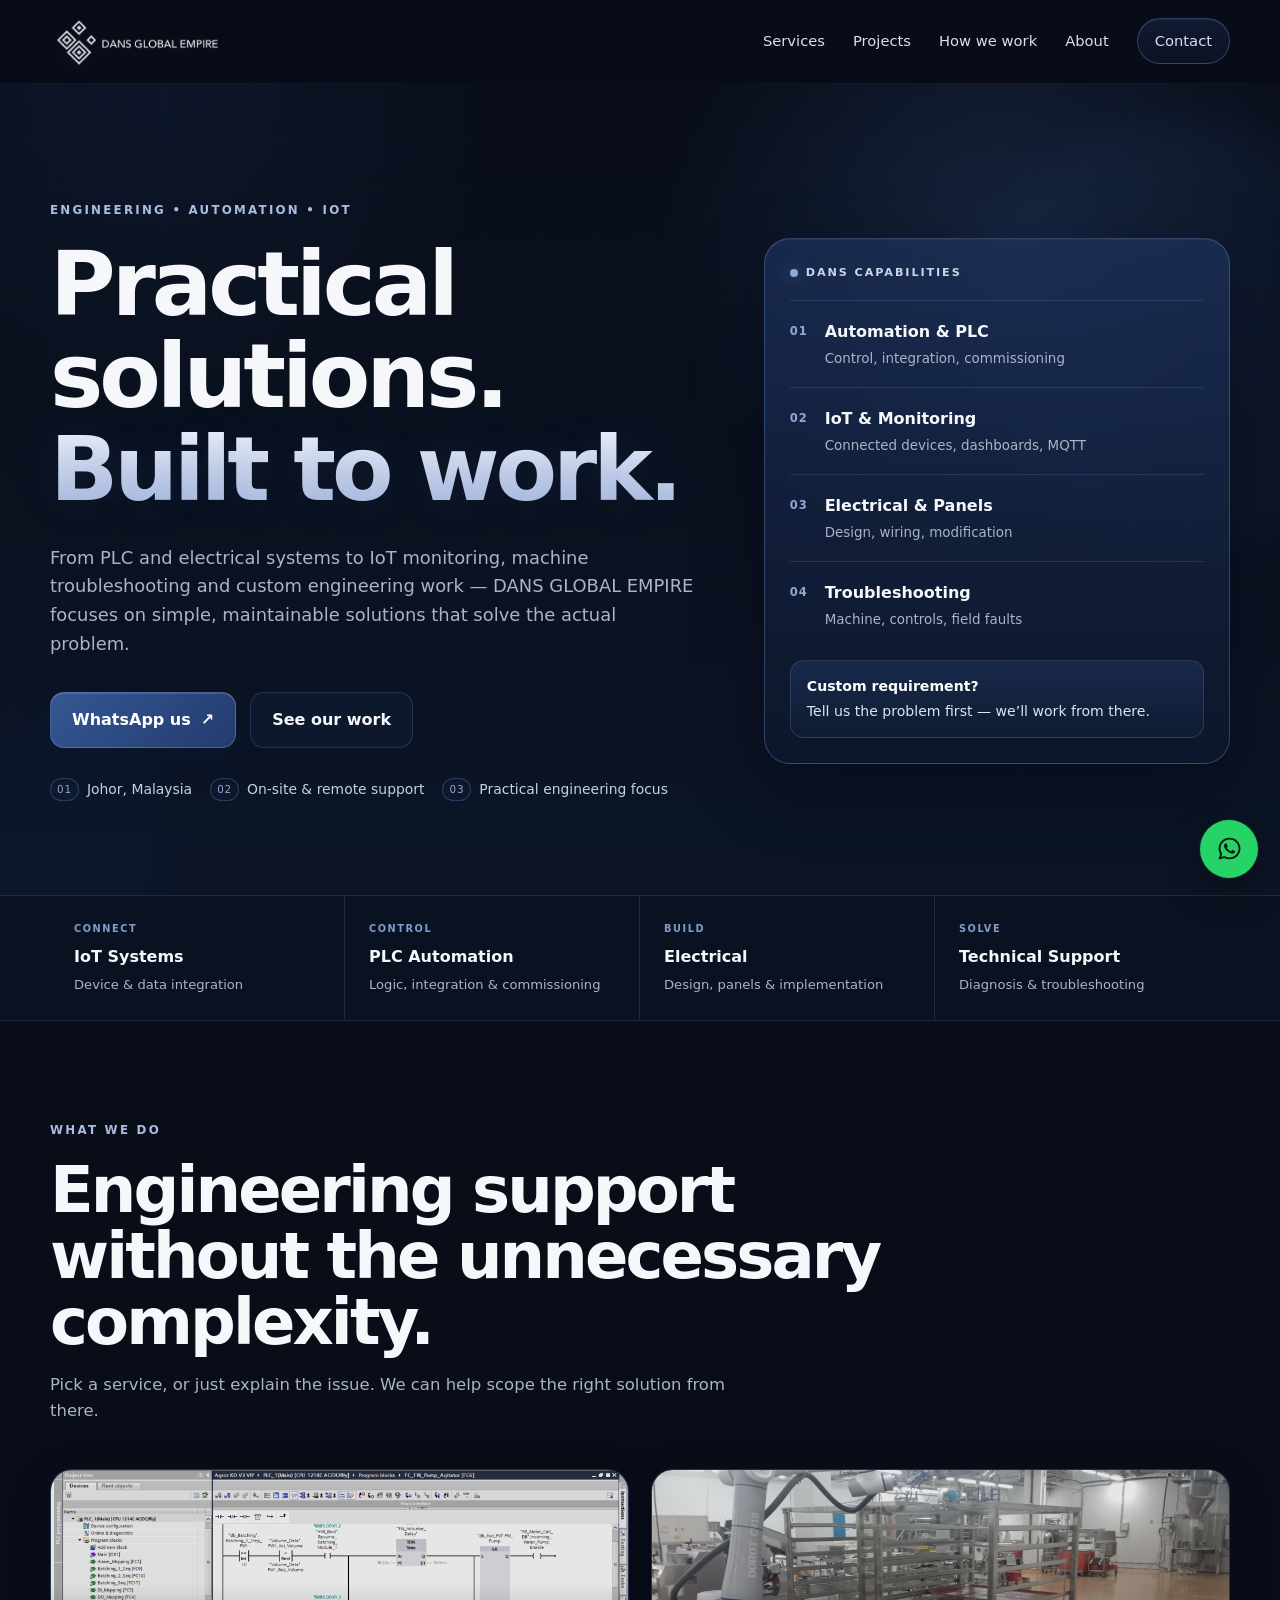
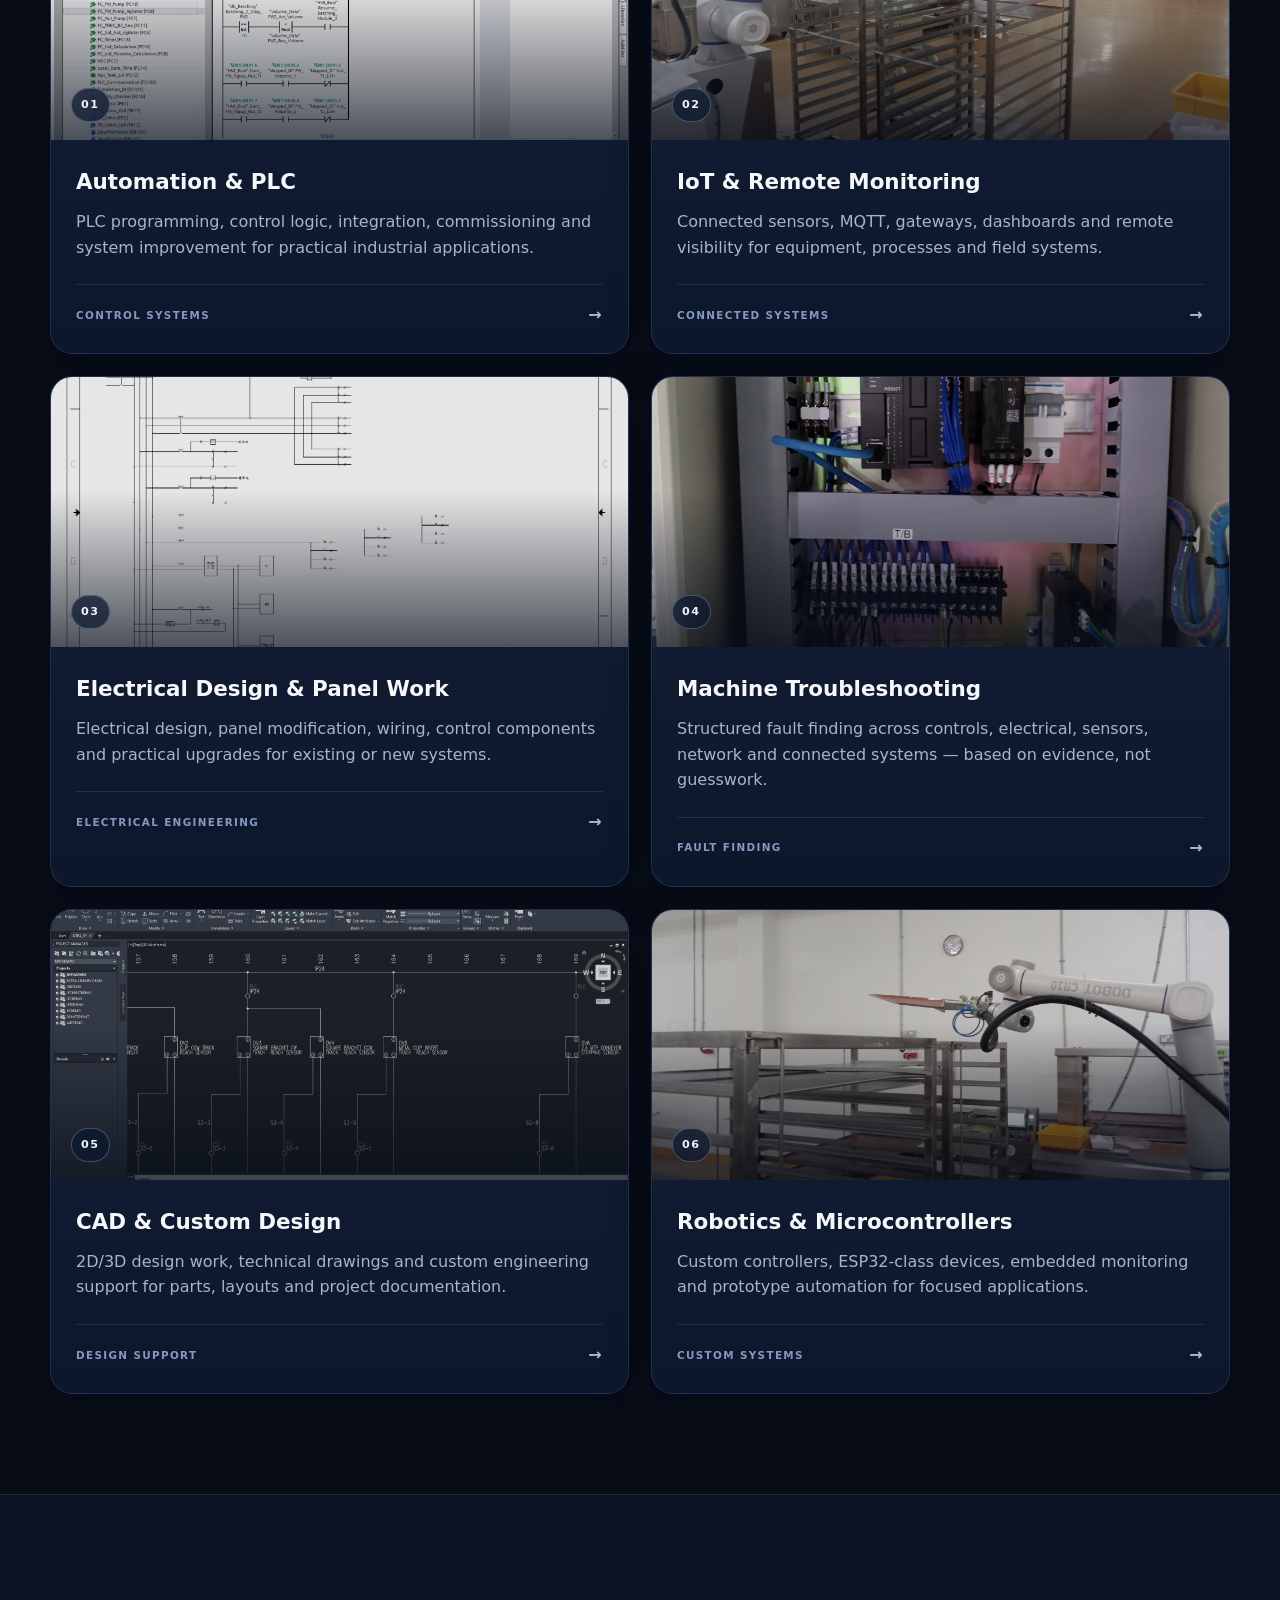
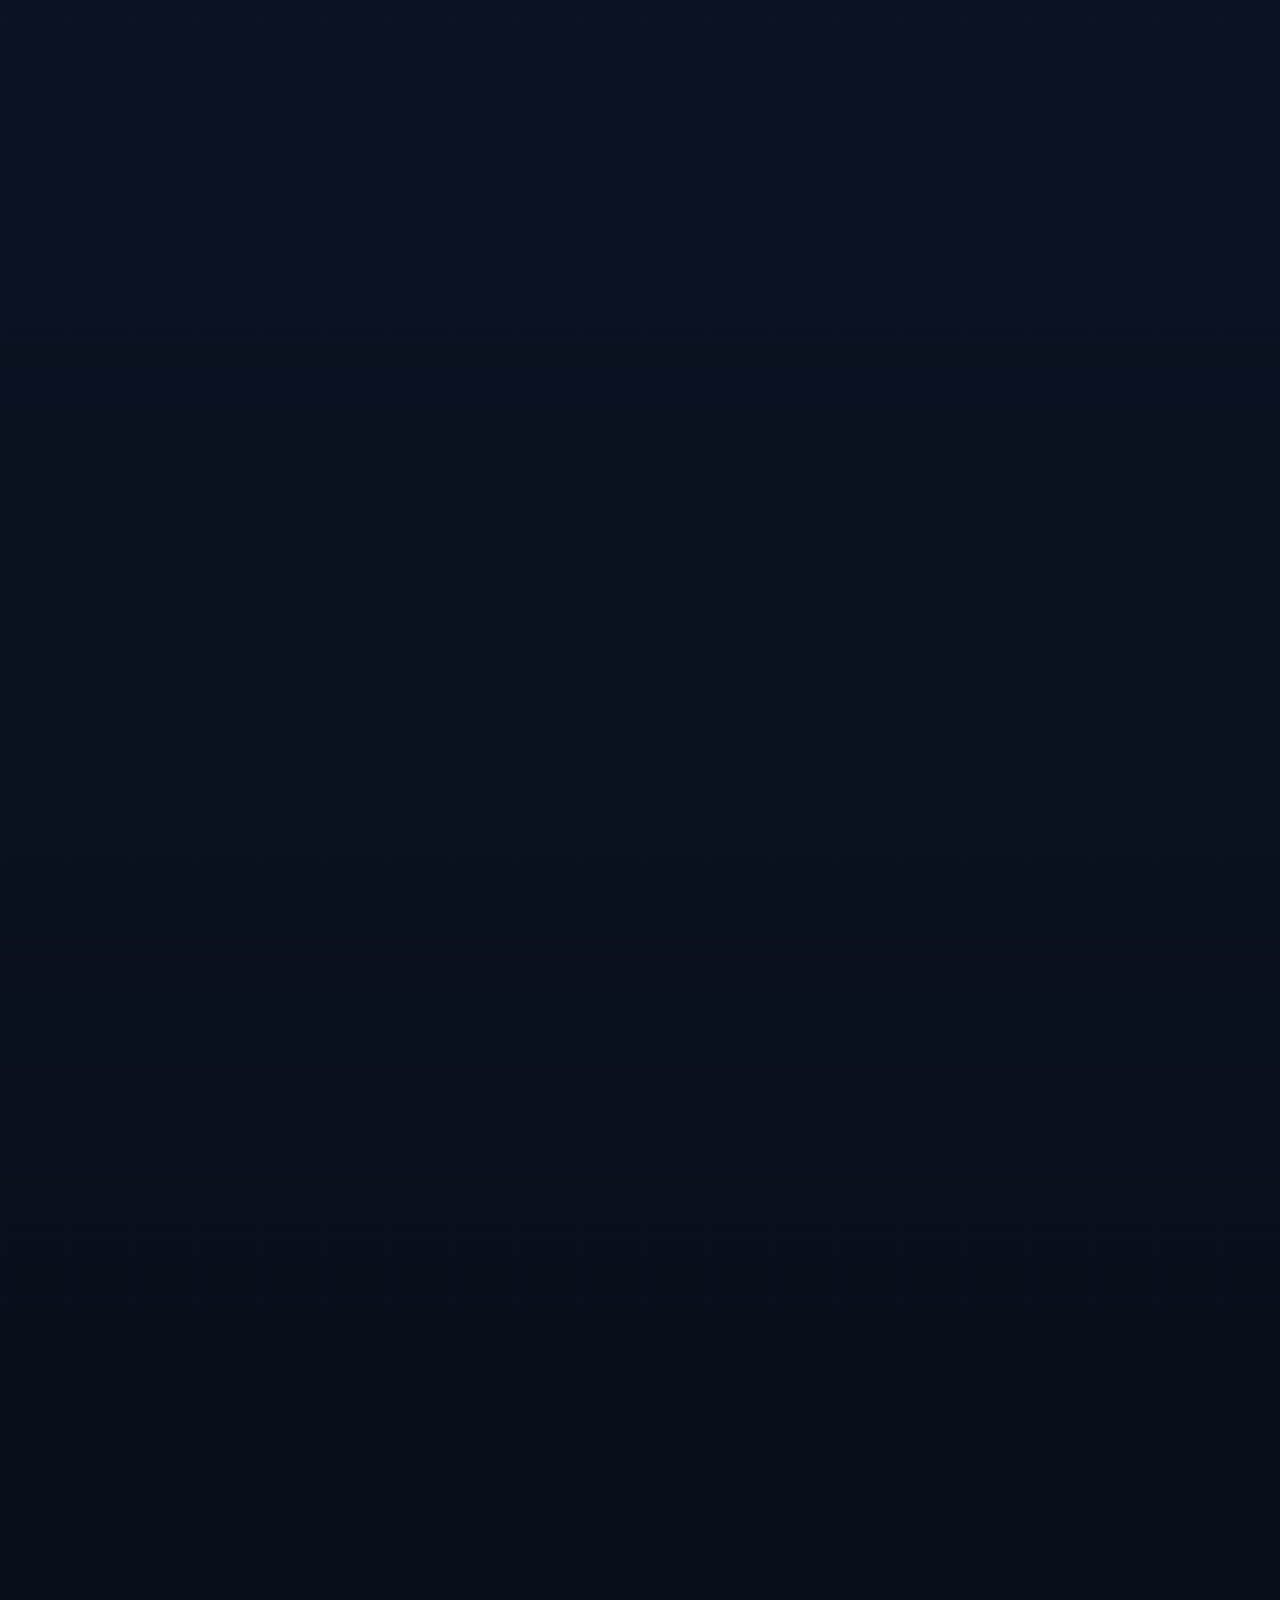
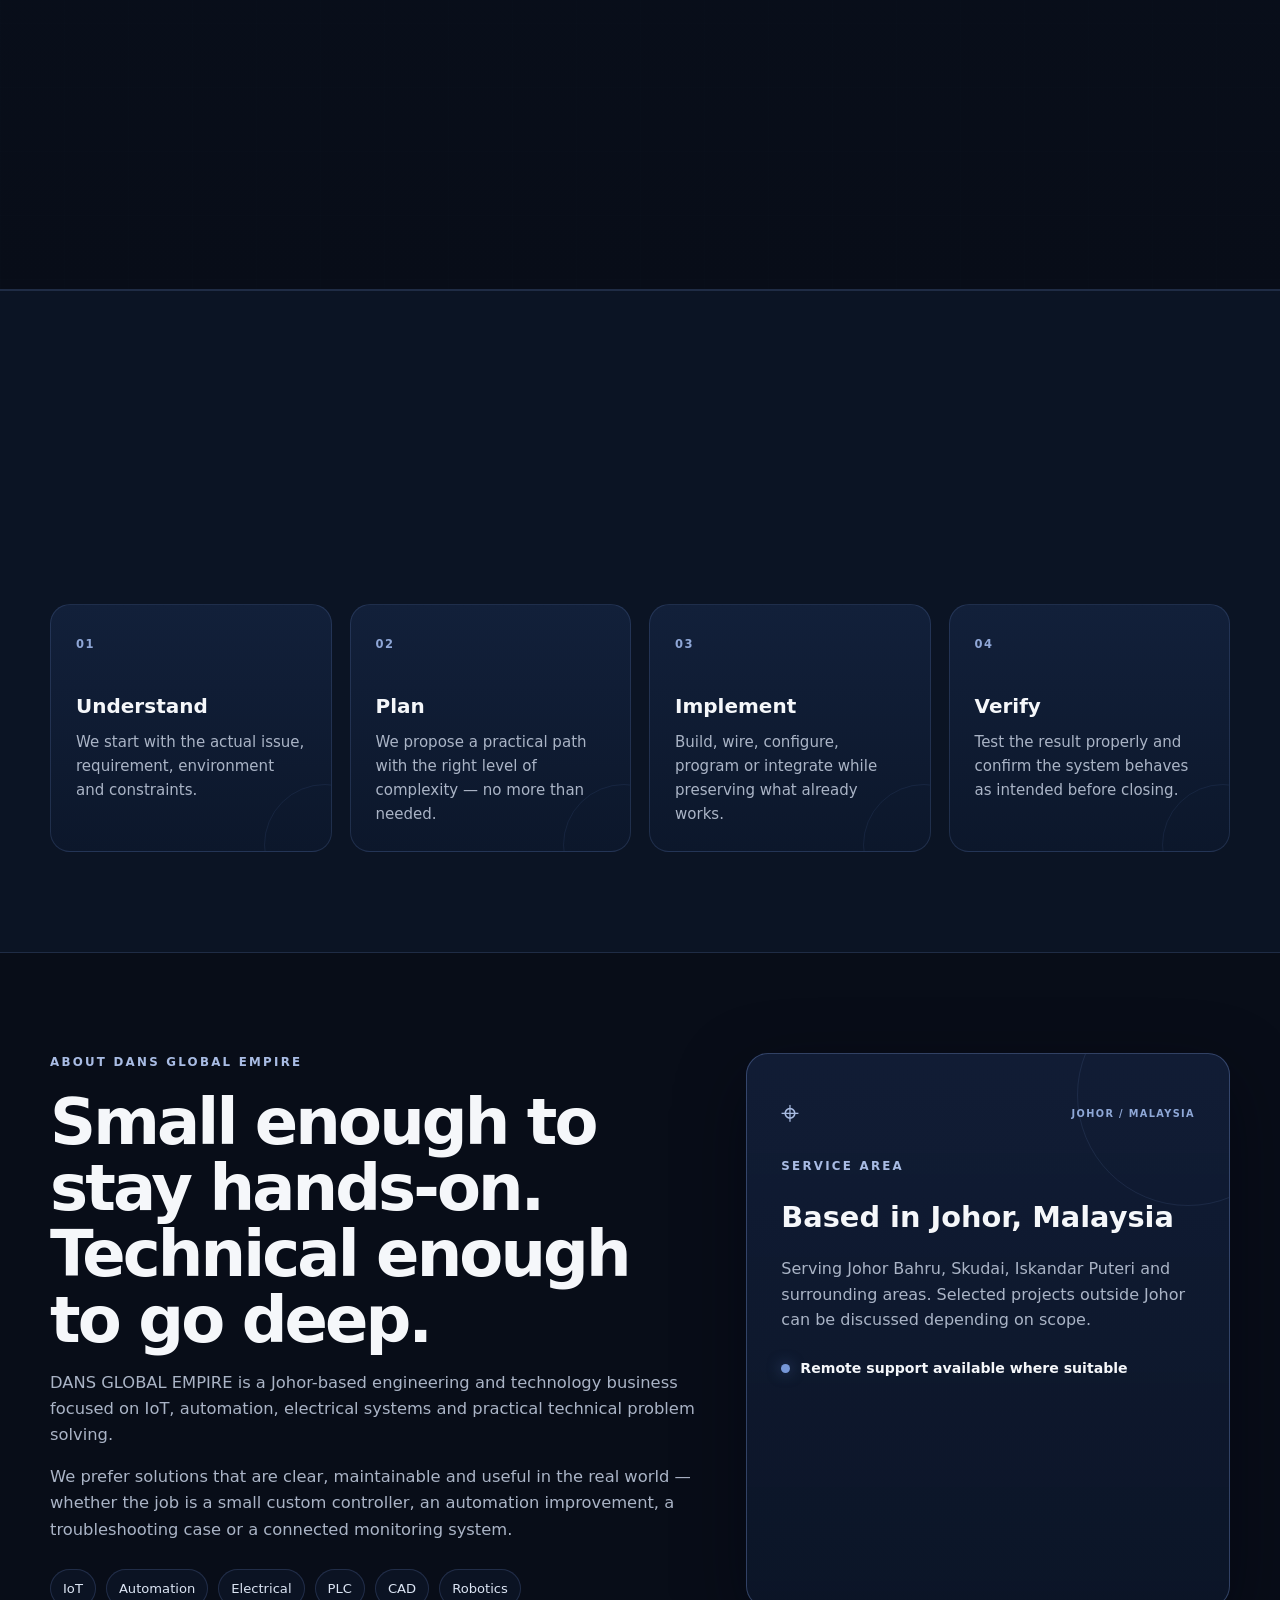
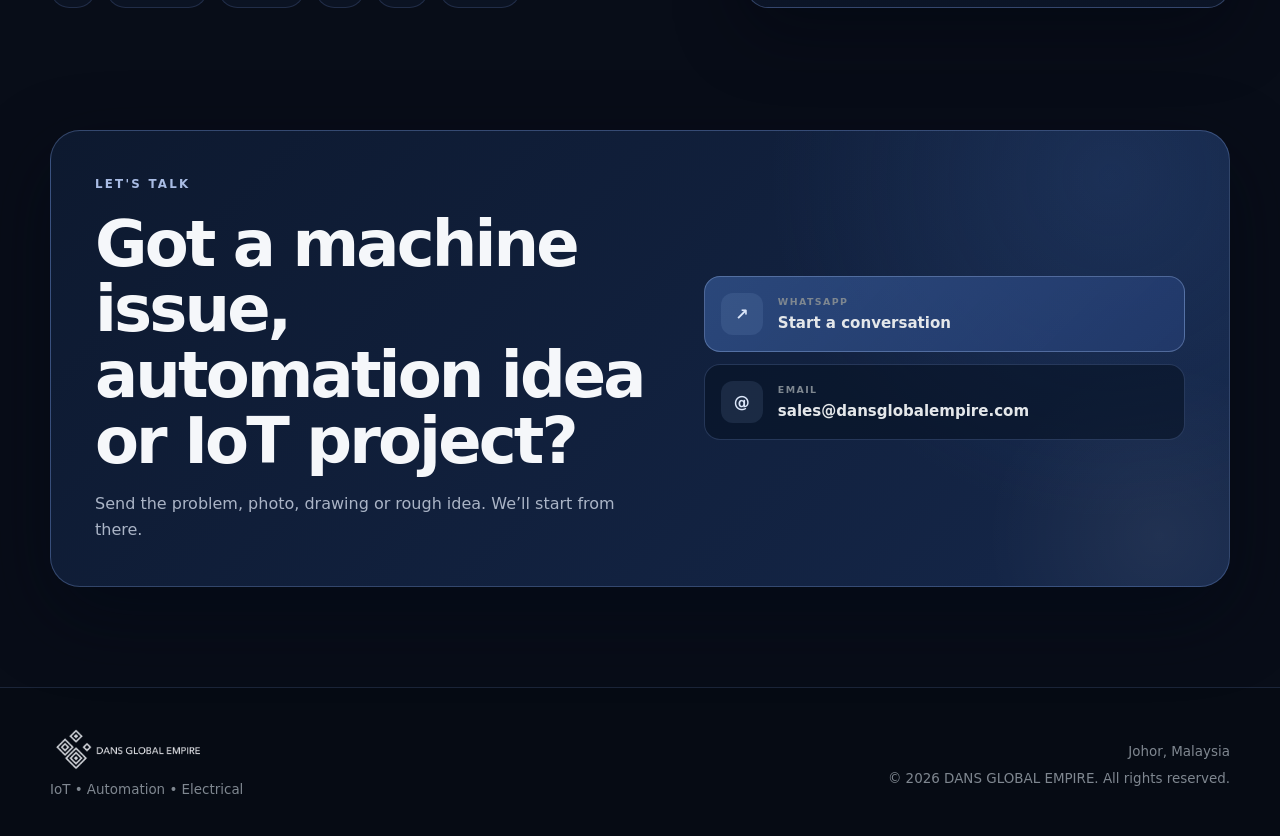
<file: DANS-Global-Empire-v2/index.html>
<!doctype html>
<html lang="en">
<head>
  <meta charset="utf-8">
  <meta name="viewport" content="width=device-width,initial-scale=1">
  <title>DANS GLOBAL EMPIRE | IoT, Automation & Electrical Solutions</title>
  <meta name="description" content="DANS GLOBAL EMPIRE provides practical IoT, automation, PLC, electrical, troubleshooting, CAD and robotics solutions from Johor, Malaysia.">
  <meta name="robots" content="noindex,nofollow">
  <link rel="canonical" href="https://dansglobalempire.com/">
  <link rel="icon" href="favicon/favicon.png">
  <link rel="stylesheet" href="styles.css">
  <meta property="og:type" content="website">
  <meta property="og:title" content="DANS GLOBAL EMPIRE">
  <meta property="og:description" content="Practical IoT, automation and electrical solutions from Johor, Malaysia.">
  <meta property="og:url" content="https://dansglobalempire.com/">
</head>
<body>
  <header class="site-header">
    <div class="container nav-wrap">
      <a class="brand" href="#top" aria-label="DANS GLOBAL EMPIRE home">
        <img src="favicon/logo.png" alt="DANS GLOBAL EMPIRE logo">
      </a>
      <button class="menu-btn" aria-label="Open menu" aria-expanded="false">☰</button>
      <nav class="nav" aria-label="Main navigation">
        <a href="#services">Services</a>
        <a href="#projects">Projects</a>
        <a href="#approach">How we work</a>
        <a href="#about">About</a>
        <a href="#contact" class="nav-cta">Contact</a>
      </nav>
    </div>
  </header>

  <main id="top">
    <section class="hero">
      <div class="technical-grid" aria-hidden="true"></div>
      <div class="hero-glow glow-one"></div>
      <div class="hero-glow glow-two"></div>
      <div class="container hero-grid">
        <div class="hero-copy reveal">
          <div class="eyebrow">ENGINEERING • AUTOMATION • IoT</div>
          <h1>Practical solutions.<br><span>Built to work.</span></h1>
          <p class="hero-text">From PLC and electrical systems to IoT monitoring, machine troubleshooting and custom engineering work — DANS GLOBAL EMPIRE focuses on simple, maintainable solutions that solve the actual problem.</p>
          <div class="hero-actions">
            <a class="btn btn-primary" href="https://wa.me/60182354566?text=Hi%20DANS%20GLOBAL%20EMPIRE%2C%20I%27d%20like%20to%20ask%20about%20a%20project." target="_blank" rel="noopener">WhatsApp us <span aria-hidden="true">↗</span></a>
            <a class="btn btn-secondary" href="#projects">See our work</a>
          </div>
          <div class="hero-points">
            <span><i>01</i> Johor, Malaysia</span>
            <span><i>02</i> On-site & remote support</span>
            <span><i>03</i> Practical engineering focus</span>
          </div>
        </div>

        <div class="hero-panel reveal delay-1">
          <div class="panel-shine" aria-hidden="true"></div>
          <div class="panel-topline"><span class="status-dot"></span> DANS CAPABILITIES</div>
          <div class="cap-list">
            <div class="cap-item"><span>01</span><div><b>Automation & PLC</b><small>Control, integration, commissioning</small></div></div>
            <div class="cap-item"><span>02</span><div><b>IoT & Monitoring</b><small>Connected devices, dashboards, MQTT</small></div></div>
            <div class="cap-item"><span>03</span><div><b>Electrical & Panels</b><small>Design, wiring, modification</small></div></div>
            <div class="cap-item"><span>04</span><div><b>Troubleshooting</b><small>Machine, controls, field faults</small></div></div>
          </div>
          <div class="panel-note"><span>Custom requirement?</span> Tell us the problem first — we’ll work from there.</div>
        </div>
      </div>
    </section>

    <section class="trust-strip">
      <div class="container trust-grid">
        <div><span class="trust-kicker">CONNECT</span><b>IoT Systems</b><small>Device & data integration</small></div>
        <div><span class="trust-kicker">CONTROL</span><b>PLC Automation</b><small>Logic, integration & commissioning</small></div>
        <div><span class="trust-kicker">BUILD</span><b>Electrical</b><small>Design, panels & implementation</small></div>
        <div><span class="trust-kicker">SOLVE</span><b>Technical Support</b><small>Diagnosis & troubleshooting</small></div>
      </div>
    </section>

    <section class="section" id="services">
      <div class="container">
        <div class="section-head reveal">
          <div class="eyebrow">WHAT WE DO</div>
          <h2>Engineering support without the unnecessary complexity.</h2>
          <p>Pick a service, or just explain the issue. We can help scope the right solution from there.</p>
        </div>

        <div class="service-grid">
          <article class="service-card reveal">
            <div class="service-image"><img src="assets/products/plc/image1.png" alt="PLC and automation solution"><span>01</span></div>
            <div class="service-body"><h3>Automation & PLC</h3><p>PLC programming, control logic, integration, commissioning and system improvement for practical industrial applications.</p><div class="service-foot">CONTROL SYSTEMS <span>→</span></div></div>
          </article>
          <article class="service-card reveal delay-1">
            <div class="service-image"><img src="assets/products/robot/image1.jpg" alt="IoT and robotics solution"><span>02</span></div>
            <div class="service-body"><h3>IoT & Remote Monitoring</h3><p>Connected sensors, MQTT, gateways, dashboards and remote visibility for equipment, processes and field systems.</p><div class="service-foot">CONNECTED SYSTEMS <span>→</span></div></div>
          </article>
          <article class="service-card reveal">
            <div class="service-image"><img src="assets/products/electricaldesign/image1.PNG" alt="Electrical design"><span>03</span></div>
            <div class="service-body"><h3>Electrical Design & Panel Work</h3><p>Electrical design, panel modification, wiring, control components and practical upgrades for existing or new systems.</p><div class="service-foot">ELECTRICAL ENGINEERING <span>→</span></div></div>
          </article>
          <article class="service-card reveal delay-1">
            <div class="service-image"><img src="assets/products/troubleshootingmachine/image1.jpg" alt="Machine troubleshooting"><span>04</span></div>
            <div class="service-body"><h3>Machine Troubleshooting</h3><p>Structured fault finding across controls, electrical, sensors, network and connected systems — based on evidence, not guesswork.</p><div class="service-foot">FAULT FINDING <span>→</span></div></div>
          </article>
          <article class="service-card reveal">
            <div class="service-image"><img src="assets/products/cad2d3d/image2.PNG" alt="CAD design"><span>05</span></div>
            <div class="service-body"><h3>CAD & Custom Design</h3><p>2D/3D design work, technical drawings and custom engineering support for parts, layouts and project documentation.</p><div class="service-foot">DESIGN SUPPORT <span>→</span></div></div>
          </article>
          <article class="service-card reveal delay-1">
            <div class="service-image"><img src="assets/products/robot/image2.jpg" alt="Robotics and microcontroller systems"><span>06</span></div>
            <div class="service-body"><h3>Robotics & Microcontrollers</h3><p>Custom controllers, ESP32-class devices, embedded monitoring and prototype automation for focused applications.</p><div class="service-foot">CUSTOM SYSTEMS <span>→</span></div></div>
          </article>
        </div>
      </div>
    </section>

    <section class="section projects-section" id="projects">
      <div class="container">
        <div class="section-head projects-head reveal">
          <div>
            <div class="eyebrow">SELECTED WORK</div>
            <h2>Real engineering work, not just a service list.</h2>
          </div>
          <p>A closer look at the kind of technical work DANS GLOBAL EMPIRE handles across automation, IoT, electrical, troubleshooting and design.</p>
        </div>

        <div class="project-grid">
          <article class="project-card project-large reveal">
            <img src="assets/products/plc/image2.jpg" alt="PLC automation project work">
            <div class="project-overlay"></div>
            <div class="project-content"><span>AUTOMATION</span><h3>PLC Integration & Control</h3><p>Control logic, system integration, commissioning and practical improvements for machine and process automation.</p></div>
          </article>
          <article class="project-card reveal delay-1">
            <img src="assets/products/troubleshootingmachine/image2.jpg" alt="Machine troubleshooting work">
            <div class="project-overlay"></div>
            <div class="project-content"><span>DIAGNOSIS</span><h3>Machine Troubleshooting</h3><p>Structured fault finding across electrical, controls, sensors and connected systems.</p></div>
          </article>
          <article class="project-card reveal">
            <img src="assets/products/electricaldesign/image2.PNG" alt="Electrical design work">
            <div class="project-overlay"></div>
            <div class="project-content"><span>DESIGN</span><h3>Electrical & CAD Engineering</h3><p>Technical drawings, design support and practical panel or system modifications.</p></div>
          </article>
        </div>

        <div class="portfolio-detail-head reveal">
          <h3>Project snapshots</h3>
          <p>Details are intentionally generalized to protect client and site confidentiality while showing the technical approach behind the work.</p>
        </div>

        <div class="portfolio-detail-grid">
          <article class="portfolio-detail-card reveal">
            <div class="portfolio-detail-top"><span>01</span><h3>PLC Integration & Control</h3></div>
            <div class="portfolio-detail-row"><b>Problem</b><p>A machine or process needs more reliable automated control, sequence improvement or integration with existing field devices.</p></div>
            <div class="portfolio-detail-row"><b>Solution</b><p>Develop or refine PLC logic, integrate sensors and I/O, commission the sequence and verify the complete control flow.</p></div>
            <div class="portfolio-detail-row"><b>Result</b><p>More consistent operation, clearer fault handling and a control setup that is easier to maintain.</p></div>
            <div class="portfolio-tech"><span>PLC</span><span>HMI</span><span>Sensors</span><span>I/O</span><span>Industrial Comms</span></div>
          </article>

          <article class="portfolio-detail-card reveal delay-1">
            <div class="portfolio-detail-top"><span>02</span><h3>IoT & Remote Monitoring</h3></div>
            <div class="portfolio-detail-row"><b>Problem</b><p>Equipment status and process data are only visible locally, making remote checks and troubleshooting slower.</p></div>
            <div class="portfolio-detail-row"><b>Solution</b><p>Connect field data through gateways or controllers and publish useful status information to a remote dashboard.</p></div>
            <div class="portfolio-detail-row"><b>Result</b><p>Better remote visibility, faster diagnosis and a clearer view of what is happening before someone goes on-site.</p></div>
            <div class="portfolio-tech"><span>MQTT</span><span>Node-RED</span><span>Gateways</span><span>Dashboards</span><span>Docker</span></div>
          </article>

          <article class="portfolio-detail-card reveal">
            <div class="portfolio-detail-top"><span>03</span><h3>Machine Troubleshooting</h3></div>
            <div class="portfolio-detail-row"><b>Problem</b><p>A machine stops, behaves intermittently or reports faults linked to sensors, wiring, controls or field signals.</p></div>
            <div class="portfolio-detail-row"><b>Solution</b><p>Trace the symptom, verify power and I/O, isolate the root cause and repair or adjust only the affected area.</p></div>
            <div class="portfolio-detail-row"><b>Result</b><p>Operation is restored with an evidence-based fix instead of unnecessary component swapping or guesswork.</p></div>
            <div class="portfolio-tech"><span>Sensors</span><span>Electrical</span><span>PLC Diagnostics</span><span>Wiring</span><span>I/O</span></div>
          </article>

          <article class="portfolio-detail-card reveal delay-1">
            <div class="portfolio-detail-top"><span>04</span><h3>Electrical & CAD Engineering</h3></div>
            <div class="portfolio-detail-row"><b>Problem</b><p>An existing panel or system needs modification, clearer documentation or a practical design for new control hardware.</p></div>
            <div class="portfolio-detail-row"><b>Solution</b><p>Prepare or update electrical drawings, panel layouts and control details around the actual field constraints.</p></div>
            <div class="portfolio-detail-row"><b>Result</b><p>Cleaner implementation, easier maintenance and documentation that supports future troubleshooting or upgrades.</p></div>
            <div class="portfolio-tech"><span>CAD</span><span>Schematics</span><span>Control Panels</span><span>Relays</span><span>Field Wiring</span></div>
          </article>
        </div>
      </div>
    </section>

    <section class="section section-dark" id="approach">
      <div class="container">
        <div class="section-head reveal">
          <div class="eyebrow">HOW WE WORK</div>
          <h2>Understand first. Build second.</h2>
        </div>
        <div class="steps">
          <div class="step reveal"><span>01</span><h3>Understand</h3><p>We start with the actual issue, requirement, environment and constraints.</p></div>
          <div class="step reveal delay-1"><span>02</span><h3>Plan</h3><p>We propose a practical path with the right level of complexity — no more than needed.</p></div>
          <div class="step reveal"><span>03</span><h3>Implement</h3><p>Build, wire, configure, program or integrate while preserving what already works.</p></div>
          <div class="step reveal delay-1"><span>04</span><h3>Verify</h3><p>Test the result properly and confirm the system behaves as intended before closing.</p></div>
        </div>
      </div>
    </section>

    <section class="section" id="about">
      <div class="container about-grid">
        <div class="about-copy reveal">
          <div class="eyebrow">ABOUT DANS GLOBAL EMPIRE</div>
          <h2>Small enough to stay hands-on. Technical enough to go deep.</h2>
          <p>DANS GLOBAL EMPIRE is a Johor-based engineering and technology business focused on IoT, automation, electrical systems and practical technical problem solving.</p>
          <p>We prefer solutions that are clear, maintainable and useful in the real world — whether the job is a small custom controller, an automation improvement, a troubleshooting case or a connected monitoring system.</p>
          <div class="about-tags"><span>IoT</span><span>Automation</span><span>Electrical</span><span>PLC</span><span>CAD</span><span>Robotics</span></div>
        </div>
        <div class="location-card reveal delay-1">
          <div class="location-top"><div class="location-icon">⌖</div><span>JOHOR / MALAYSIA</span></div>
          <div class="eyebrow">SERVICE AREA</div>
          <h3>Based in Johor, Malaysia</h3>
          <p>Serving Johor Bahru, Skudai, Iskandar Puteri and surrounding areas. Selected projects outside Johor can be discussed depending on scope.</p>
          <div class="location-line"><span></span><b>Remote support available where suitable</b></div>
        </div>
      </div>
    </section>

    <section class="contact-section" id="contact">
      <div class="container contact-box reveal">
        <div class="contact-copy">
          <div class="eyebrow">LET'S TALK</div>
          <h2>Got a machine issue, automation idea or IoT project?</h2>
          <p>Send the problem, photo, drawing or rough idea. We’ll start from there.</p>
        </div>
        <div class="contact-actions">
          <a class="contact-action primary-contact" href="https://wa.me/60182354566?text=Hi%20DANS%20GLOBAL%20EMPIRE%2C%20I%27d%20like%20to%20discuss%20a%20project." target="_blank" rel="noopener"><span class="action-icon">↗</span><span><small>WHATSAPP</small><b>Start a conversation</b></span></a>
          <a class="contact-action" href="mailto:sales@dansglobalempire.com"><span class="action-icon">@</span><span><small>EMAIL</small><b>sales@dansglobalempire.com</b></span></a>
        </div>
      </div>
    </section>
  </main>

  <footer>
    <div class="container footer-wrap">
      <div class="footer-brand"><img src="favicon/logo.png" alt="DANS GLOBAL EMPIRE"><p>IoT • Automation • Electrical</p></div>
      <div class="footer-right"><p>Johor, Malaysia</p><p>© 2026 DANS GLOBAL EMPIRE. All rights reserved.</p></div>
    </div>
  </footer>

  <a class="float-wa" href="https://wa.me/60182354566?text=Hi%20DANS%20GLOBAL%20EMPIRE" target="_blank" rel="noopener" aria-label="Chat on WhatsApp">
    <svg viewBox="0 0 32 32" aria-hidden="true"><path d="M16.04 3C9.42 3 4.03 8.35 4.03 14.93c0 2.1.56 4.15 1.62 5.95L3.93 27l6.3-1.65a12.05 12.05 0 0 0 5.8 1.48h.01c6.62 0 12.01-5.35 12.01-11.93C28.05 8.35 22.66 3 16.04 3Zm0 21.82h-.01a10.01 10.01 0 0 1-5.1-1.39l-.36-.21-3.74.98 1-3.63-.24-.37a9.86 9.86 0 0 1-1.54-5.27C6.05 9.46 10.53 5 16.04 5c5.51 0 9.99 4.46 9.99 9.93 0 5.47-4.48 9.89-9.99 9.89Zm5.48-7.42c-.3-.15-1.77-.87-2.04-.97-.27-.1-.47-.15-.67.15-.2.3-.77.97-.94 1.17-.17.2-.35.22-.65.07-.3-.15-1.27-.46-2.42-1.48-.89-.79-1.5-1.77-1.67-2.07-.17-.3-.02-.46.13-.61.14-.13.3-.35.45-.52.15-.17.2-.3.3-.5.1-.2.05-.37-.02-.52-.08-.15-.67-1.62-.92-2.22-.24-.58-.49-.5-.67-.51h-.57c-.2 0-.52.07-.79.37-.27.3-1.04 1.02-1.04 2.47 0 1.45 1.07 2.85 1.22 3.05.15.2 2.1 3.18 5.08 4.46.71.31 1.26.49 1.69.63.71.22 1.36.19 1.87.12.57-.08 1.77-.72 2.02-1.42.25-.7.25-1.3.17-1.42-.07-.13-.27-.2-.57-.35Z"/></svg>
  </a>
  <script src="script.js"></script>
</body>
</html>
</file>
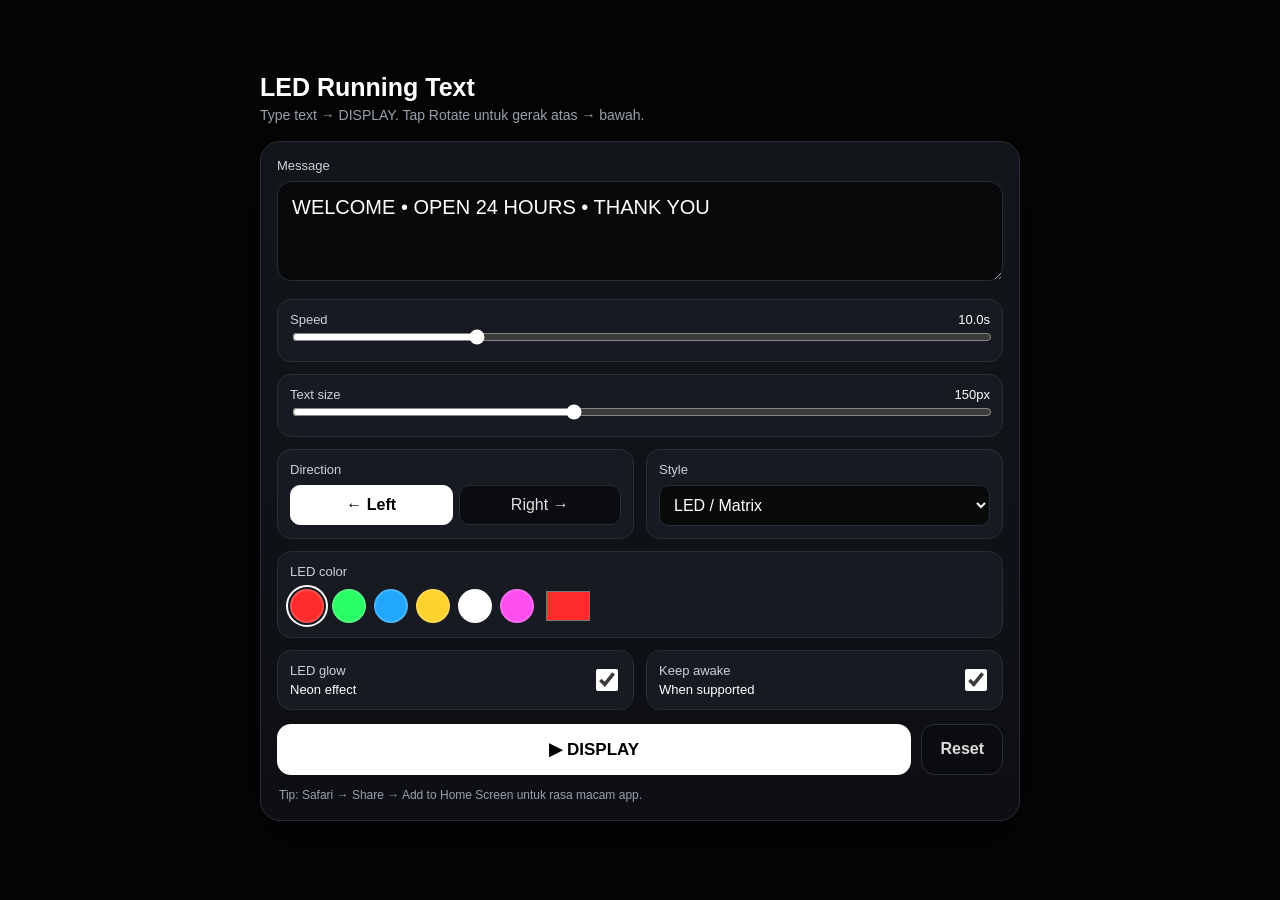
<file: led-running-text/index.html>
<!doctype html>
<html lang="en">
<head>
<meta charset="utf-8">
<meta name="viewport" content="width=device-width,initial-scale=1,viewport-fit=cover,user-scalable=no">
<meta name="theme-color" content="#000000">
<meta name="apple-mobile-web-app-capable" content="yes">
<meta name="apple-mobile-web-app-status-bar-style" content="black-translucent">
<title>LED Running Text</title>
<style>
:root{--bg:#050505;--panel:#111318;--border:#292d35;--muted:#98a1ad;--text:#fff}
*{box-sizing:border-box}html,body{margin:0;min-height:100%;background:var(--bg);color:var(--text);font-family:-apple-system,BlinkMacSystemFont,"Segoe UI",Roboto,Arial,sans-serif}
body{min-height:100dvh}.app{min-height:100dvh;padding:max(18px,env(safe-area-inset-top)) max(18px,env(safe-area-inset-right)) max(24px,env(safe-area-inset-bottom)) max(18px,env(safe-area-inset-left));display:flex;justify-content:center}
.shell{width:min(760px,100%);margin:auto}.head{margin-bottom:18px}h1{font-size:25px;margin:0}.sub{margin-top:5px;color:var(--muted);font-size:14px}
.card{background:linear-gradient(180deg,#12151a,#0d0f13);border:1px solid var(--border);border-radius:20px;padding:16px;box-shadow:0 20px 60px #0008}
label{display:block;font-size:13px;color:#cbd2db;margin:0 0 8px}textarea{width:100%;min-height:100px;resize:vertical;border-radius:14px;border:1px solid var(--border);background:#08090b;color:#fff;padding:14px;font:inherit;font-size:20px;outline:none}
.grid{display:grid;grid-template-columns:1fr 1fr;gap:12px;margin-top:14px}.field{background:#171a20;border:1px solid var(--border);border-radius:14px;padding:12px}.full{grid-column:1/-1}
.row{display:flex;align-items:center;gap:10px}.space{justify-content:space-between}.val{font-size:13px;color:#fff;font-variant-numeric:tabular-nums}
input[type=range]{width:100%;accent-color:white}input[type=color]{width:48px;height:38px;border:0;background:transparent;padding:0}.seg{display:grid;grid-template-columns:1fr 1fr;gap:6px}
button,select{font:inherit}.seg button,.secondary{border:1px solid var(--border);background:#0b0c0f;color:#ddd;border-radius:10px;padding:10px}.seg button.active{background:#fff;color:#000;border-color:#fff;font-weight:800}
select{width:100%;background:#090a0c;color:#fff;border:1px solid var(--border);border-radius:10px;padding:10px}
.swatches{display:flex;gap:8px;flex-wrap:wrap}.swatch{width:34px;height:34px;border-radius:50%;border:2px solid #ffffff2c;padding:0}.swatch.active{outline:2px solid white;outline-offset:2px}
.toggle{display:flex;align-items:center;justify-content:space-between;gap:10px}.toggle input{width:22px;height:22px;accent-color:#fff}.actions{display:grid;grid-template-columns:1fr auto;gap:10px;margin-top:14px}
.primary{border:0;border-radius:14px;padding:15px 18px;background:#fff;color:#000;font-weight:900;font-size:17px}.secondary{border-radius:14px;padding:15px 18px;font-weight:700}
.tip{color:var(--muted);font-size:12px;line-height:1.45;margin:12px 2px 0}
#display{position:fixed;inset:0;background:#000;z-index:9999;display:none;overflow:hidden;user-select:none;-webkit-user-select:none}#display.active{display:block}
.stage{position:absolute;inset:0;overflow:hidden;display:flex;align-items:center;background:#000}
.ticker{position:absolute;left:100vw;white-space:nowrap;line-height:1;font-weight:900;letter-spacing:.04em;will-change:transform;animation:scroll 10s linear infinite}
.ticker.dot{font-family:"SFMono-Regular",Consolas,Menlo,monospace;text-shadow:0 0 4px currentColor,0 0 12px currentColor,0 0 28px currentColor}.ticker.clean{font-family:-apple-system,BlinkMacSystemFont,"Segoe UI",Roboto,Arial,sans-serif;text-shadow:0 0 14px currentColor}.ticker.noglow{text-shadow:none}
@keyframes scroll{from{transform:translateX(0)}to{transform:translateX(calc(-100% - 100vw))}}.ticker.reverse{left:auto;right:100vw;animation-name:scrollReverse}@keyframes scrollReverse{from{transform:translateX(0)}to{transform:translateX(calc(100% + 100vw))}}.ticker.vertical{left:50%;right:auto;top:0;animation-name:scrollDown;writing-mode:vertical-rl;text-orientation:upright;white-space:nowrap;letter-spacing:.08em}@keyframes scrollDown{from{transform:translate(-50%,-130%)}to{transform:translate(-50%,calc(100vh + 130%))}}
.controls{position:absolute;top:max(10px,env(safe-area-inset-top));right:max(10px,env(safe-area-inset-right));display:flex;gap:8px;opacity:.15;transition:.2s}#display.showctrl .controls{opacity:1}
.round{min-width:44px;height:44px;padding:0 12px;border-radius:22px;border:1px solid #ffffff40;background:#141414c9;color:#fff;font-weight:700;backdrop-filter:blur(10px)}
.hint{display:none;position:absolute;bottom:max(18px,env(safe-area-inset-bottom));left:0;right:0;text-align:center;color:#888;font-size:12px}
@media(orientation:portrait){.hint{display:block}}@media(max-width:620px){.grid{grid-template-columns:1fr}.full{grid-column:auto}.actions{grid-template-columns:1fr}}
</style>
</head>
<body>
<main class="app">
<div class="shell">
<div class="head"><h1>LED Running Text</h1><div class="sub">Type text → DISPLAY. Tap Rotate untuk gerak atas → bawah.</div></div>
<section class="card">
<label for="msg">Message</label>
<textarea id="msg" maxlength="300">WELCOME • OPEN 24 HOURS • THANK YOU</textarea>
<div class="grid">
<div class="field full"><div class="row space"><label style="margin:0">Speed</label><span class="val" id="speedVal">10.0s</span></div><input id="speed" type="range" min="3" max="30" step=".5" value="10"></div>
<div class="field full"><div class="row space"><label style="margin:0">Text size</label><span class="val" id="sizeVal">150px</span></div><input id="size" type="range" min="50" max="300" step="5" value="150"></div>
<div class="field"><label>Direction</label><div class="seg"><button id="left" class="active" type="button">← Left</button><button id="right" type="button">Right →</button></div></div>
<div class="field"><label>Style</label><select id="style"><option value="dot">LED / Matrix</option><option value="clean">Clean Bold</option></select></div>
<div class="field full"><label>LED color</label><div class="row"><div class="swatches" id="swatches">
<button class="swatch active" data-color="#ff2b2b" style="background:#ff2b2b"></button><button class="swatch" data-color="#29ff64" style="background:#29ff64"></button><button class="swatch" data-color="#22a7ff" style="background:#22a7ff"></button><button class="swatch" data-color="#ffd22e" style="background:#ffd22e"></button><button class="swatch" data-color="#ffffff" style="background:#fff"></button><button class="swatch" data-color="#ff4df0" style="background:#ff4df0"></button>
</div><input id="color" type="color" value="#ff2b2b"></div></div>
<div class="field"><div class="toggle"><div><label style="margin:0 0 4px">LED glow</label><div class="val">Neon effect</div></div><input id="glow" type="checkbox" checked></div></div>
<div class="field"><div class="toggle"><div><label style="margin:0 0 4px">Keep awake</label><div class="val">When supported</div></div><input id="awake" type="checkbox" checked></div></div>
</div>
<div class="actions"><button class="primary" id="show" type="button">▶ DISPLAY</button><button class="secondary" id="reset" type="button">Reset</button></div>
<p class="tip">Tip: Safari → Share → Add to Home Screen untuk rasa macam app.</p>
</section>
</div>
</main>

<section id="display">
<div class="stage"><div id="ticker" class="ticker dot">WELCOME</div></div>
<div class="controls"><button class="round" id="rotate">Rotate</button><button class="round" id="pause">Pause</button><button class="round" id="back">⚙</button></div>
<div class="hint">Tap Rotate untuk tukar horizontal ↔ vertical</div>
</section>

<script>
(()=>{
const $=id=>document.getElementById(id),msg=$('msg'),speed=$('speed'),size=$('size'),speedVal=$('speedVal'),sizeVal=$('sizeVal'),style=$('style'),glow=$('glow'),awake=$('awake'),color=$('color'),swatches=$('swatches'),display=$('display'),ticker=$('ticker'),left=$('left'),right=$('right');
let direction='left',vertical=false,wakeLock=null,paused=false,timer=null;
const defaults={message:'WELCOME • OPEN 24 HOURS • THANK YOU',speed:'10',size:'150',direction:'left',style:'dot',color:'#ff2b2b',glow:true,awake:true};
function save(){localStorage.setItem('ledtext',JSON.stringify({message:msg.value,speed:speed.value,size:size.value,direction,style:style.value,color:color.value,glow:glow.checked,awake:awake.checked}))}
function labels(){speedVal.textContent=Number(speed.value).toFixed(1)+'s';sizeVal.textContent=size.value+'px'}
function dir(v){direction=v;left.classList.toggle('active',v==='left');right.classList.toggle('active',v==='right');save()}
function swatch(v){[...swatches.querySelectorAll('.swatch')].forEach(b=>b.classList.toggle('active',b.dataset.color.toLowerCase()===v.toLowerCase()))}
function load(){try{const s={...defaults,...JSON.parse(localStorage.getItem('ledtext')||'{}')};msg.value=s.message;speed.value=s.speed;size.value=s.size;style.value=s.style;color.value=s.color;glow.checked=!!s.glow;awake.checked=!!s.awake;dir(s.direction);swatch(s.color);labels()}catch(e){}}
async function lock(){if(!awake.checked||!('wakeLock'in navigator))return;try{wakeLock=await navigator.wakeLock.request('screen')}catch(e){}}
async function unlock(){try{if(wakeLock){await wakeLock.release();wakeLock=null}}catch(e){}}
function ctrl(){display.classList.add('showctrl');clearTimeout(timer);timer=setTimeout(()=>display.classList.remove('showctrl'),1800)}
function applyTickerMode(){ticker.className='ticker '+style.value+(vertical?' vertical':(direction==='right'?' reverse':''))+(!glow.checked?' noglow':'');ticker.style.animation='none';void ticker.offsetWidth;ticker.style.animation='';ticker.style.animationDuration=speed.value+'s';ticker.style.animationPlayState=paused?'paused':'running';$('rotate').textContent=vertical?'Horizontal':'Rotate'}
$('show').onclick=()=>{ticker.textContent=msg.value.trim()||' ';ticker.style.fontSize=size.value+'px';ticker.style.color=color.value;vertical=false;paused=false;applyTickerMode();display.classList.add('active');document.body.style.overflow='hidden';$('pause').textContent='Pause';save();lock();ctrl()}
$('back').onclick=e=>{e.stopPropagation();display.classList.remove('active','showctrl');document.body.style.overflow='';ticker.style.animationPlayState='running';paused=false;unlock()}
$('rotate').onclick=e=>{e.stopPropagation();vertical=!vertical;applyTickerMode();ctrl()}
$('pause').onclick=e=>{e.stopPropagation();paused=!paused;ticker.style.animationPlayState=paused?'paused':'running';$('pause').textContent=paused?'Play':'Pause';ctrl()}
display.onclick=ctrl;left.onclick=()=>dir('left');right.onclick=()=>dir('right');
speed.oninput=()=>{labels();save()};size.oninput=()=>{labels();save()};msg.oninput=save;style.onchange=save;glow.onchange=save;awake.onchange=save;
swatches.onclick=e=>{const b=e.target.closest('.swatch');if(!b)return;color.value=b.dataset.color;swatch(b.dataset.color);save()};color.oninput=()=>{swatch(color.value);save()};
$('reset').onclick=()=>{localStorage.removeItem('ledtext');msg.value=defaults.message;speed.value=defaults.speed;size.value=defaults.size;style.value=defaults.style;color.value=defaults.color;glow.checked=true;awake.checked=true;dir('left');swatch(defaults.color);labels();save()};
document.addEventListener('visibilitychange',()=>{if(document.visibilityState==='visible'&&display.classList.contains('active'))lock()});load();
})();
</script>
</body>
</html>
</file>
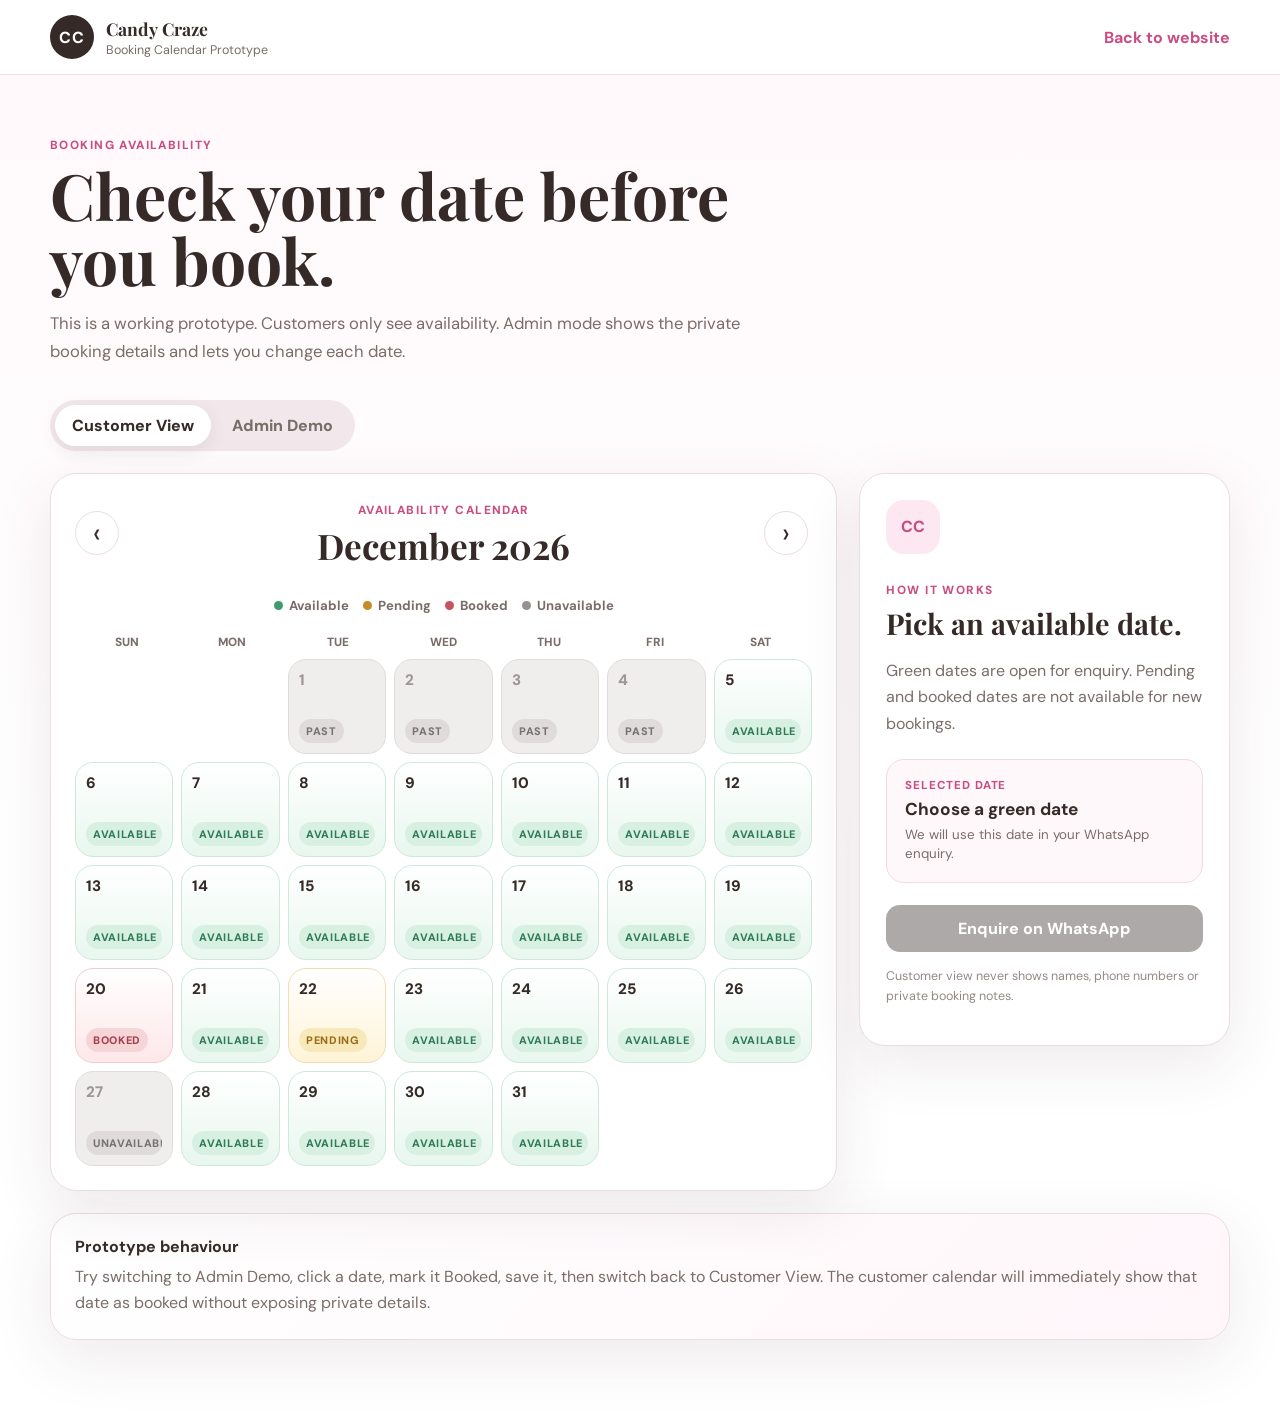
<file: booking-calendar-demo.html>
<!doctype html>
<html lang="en-MY">
<head>
  <meta charset="utf-8">
  <meta name="viewport" content="width=device-width,initial-scale=1,viewport-fit=cover">
  <meta name="theme-color" content="#fff7fb">
  <title>Candy Craze Booking Calendar Demo</title>
  <link rel="preconnect" href="https://fonts.googleapis.com">
  <link rel="preconnect" href="https://fonts.gstatic.com" crossorigin>
  <link href="https://fonts.googleapis.com/css2?family=DM+Sans:wght@400;500;600;700;800&family=Playfair+Display:wght@600;700&display=swap" rel="stylesheet">
  <link rel="stylesheet" href="booking-calendar-demo.css?v=2">
</head>
<body>
  <header class="demo-header">
    <div class="shell header-inner">
      <a class="brand" href="index.html" aria-label="Back to Candy Craze">
        <span class="brand-mark">CC</span>
        <span><strong>Candy Craze</strong><small>Booking Calendar Prototype</small></span>
      </a>
      <a class="back-link" href="index.html">Back to website</a>
    </div>
  </header>

  <main class="shell page-wrap">
    <section class="intro">
      <span class="eyebrow">Booking availability</span>
      <h1>Check your date before you book.</h1>
      <p>This is a working prototype. Customers only see availability. Admin mode shows the private booking details and lets you change each date.</p>
    </section>

    <div class="mode-switch" role="tablist" aria-label="Calendar mode">
      <button class="mode-btn active" type="button" data-mode="public">Customer View</button>
      <button class="mode-btn" type="button" data-mode="admin">Admin Demo</button>
    </div>

    <section class="calendar-layout">
      <div class="calendar-card">
        <div class="calendar-toolbar">
          <button class="month-nav" id="prevMonth" type="button" aria-label="Previous month">‹</button>
          <div>
            <span class="month-kicker">Availability calendar</span>
            <h2 id="monthTitle">September 2026</h2>
          </div>
          <button class="month-nav" id="nextMonth" type="button" aria-label="Next month">›</button>
        </div>

        <div class="legend">
          <span><i class="dot available"></i> Available</span>
          <span><i class="dot pending"></i> Pending</span>
          <span><i class="dot booked"></i> Booked</span>
          <span><i class="dot unavailable"></i> Unavailable</span>
        </div>

        <div class="weekdays" aria-hidden="true">
          <span>Sun</span><span>Mon</span><span>Tue</span><span>Wed</span><span>Thu</span><span>Fri</span><span>Sat</span>
        </div>
        <div class="calendar-grid" id="calendarGrid" aria-live="polite"></div>
      </div>

      <aside class="side-card public-panel" id="publicPanel">
        <div class="side-icon">CC</div>
        <span class="eyebrow">How it works</span>
        <h3>Pick an available date.</h3>
        <p>Green dates are open for enquiry. Pending and booked dates are not available for new bookings.</p>
        <div class="selected-public" id="selectedPublic">
          <span>Selected date</span>
          <strong>Choose a green date</strong>
          <small>We will use this date in your WhatsApp enquiry.</small>
        </div>
        <button class="primary-btn" id="whatsappBtn" type="button" disabled>Enquire on WhatsApp</button>
        <p class="privacy-note">Customer view never shows names, phone numbers or private booking notes.</p>
      </aside>

      <aside class="side-card admin-panel hidden" id="adminPanel">
        <div class="admin-title-row">
          <div>
            <span class="eyebrow">Private admin view</span>
            <h3 id="adminDateTitle">Select a date</h3>
          </div>
          <span class="admin-badge">DEMO</span>
        </div>

        <form id="bookingForm">
          <label>Status
            <select id="bookingStatus">
              <option value="available">Available</option>
              <option value="pending">Pending</option>
              <option value="booked">Booked</option>
              <option value="unavailable">Unavailable</option>
            </select>
          </label>
          <label>Customer name
            <input id="customerName" type="text" placeholder="e.g. Aina">
          </label>
          <label>Phone
            <input id="customerPhone" type="tel" placeholder="01X-XXXXXXX">
          </label>
          <label>Package
            <select id="bookingPackage">
              <option value="">Select package</option>
              <option>Basic Craze — RM80</option>
              <option>Standard Craze — RM110</option>
              <option>Popular Craze — RM260</option>
              <option>Premium Craze — RM360</option>
            </select>
          </label>
          <div class="form-row">
            <label>Start time
              <input id="startTime" type="time">
            </label>
            <label>End time
              <input id="endTime" type="time">
            </label>
          </div>
          <label>Location
            <input id="bookingLocation" type="text" placeholder="e.g. Skudai, Johor">
          </label>
          <label>Deposit
            <select id="depositStatus">
              <option value="not-paid">Not paid</option>
              <option value="pending">Pending</option>
              <option value="paid">Paid</option>
            </select>
          </label>
          <label>Remarks
            <textarea id="bookingRemarks" rows="3" placeholder="Theme, setup note, special request..."></textarea>
          </label>
          <div class="form-actions">
            <button class="secondary-btn" id="clearBtn" type="button">Clear date</button>
            <button class="primary-btn" type="submit">Save booking</button>
          </div>
        </form>
        <p class="privacy-note">Prototype saves data only in this browser using localStorage. No real database is connected yet.</p>
      </aside>
    </section>

    <section class="demo-note">
      <strong>Prototype behaviour</strong>
      <p>Try switching to Admin Demo, click a date, mark it Booked, save it, then switch back to Customer View. The customer calendar will immediately show that date as booked without exposing private details.</p>
    </section>
  </main>

  <script src="booking-calendar-demo.js?v=1"></script>
</body>
</html>
</file>
<file: styles.css>
:root{--cream:#f8f1eb;--paper:#fffaf6;--ink:#352a27;--muted:#786963;--caramel:#b57954;--caramel-deep:#8c5a3e;--blush:#ead5ca;--line:rgba(74,50,43,.12);--shadow:0 24px 70px rgba(81,53,42,.12);--radius:28px;--shell:min(1180px,calc(100% - 40px))}*{box-sizing:border-box}html{scroll-behavior:smooth}body{margin:0;color:var(--ink);background:var(--cream);font-family:"DM Sans",system-ui,-apple-system,BlinkMacSystemFont,"Segoe UI",sans-serif;line-height:1.6;-webkit-font-smoothing:antialiased}body::before{content:"";position:fixed;inset:0;pointer-events:none;opacity:.14;background-image:radial-gradient(rgba(52,42,39,.22) .55px,transparent .55px);background-size:10px 10px;mask-image:linear-gradient(to bottom,black,transparent 70%);z-index:-1}a{color:inherit;text-decoration:none}button,input,select{font:inherit}button{color:inherit}.shell{width:var(--shell);margin-inline:auto}.section-pad{padding:110px 0}.skip-link{position:fixed;left:14px;top:14px;z-index:999;padding:10px 14px;border-radius:10px;background:#fff;color:#111;transform:translateY(-180%)}.skip-link:focus{transform:none}.announcement{padding:9px 16px;text-align:center;background:var(--ink);color:#fffaf6;font-size:13px;letter-spacing:.02em}.site-header{position:sticky;top:0;z-index:50;border-bottom:1px solid transparent;backdrop-filter:blur(16px);transition:.25s ease}.site-header.scrolled{background:rgba(248,241,235,.92);border-color:var(--line)}.nav-wrap{min-height:78px;display:flex;align-items:center;justify-content:space-between;gap:28px}.brand{display:flex;align-items:center;gap:12px}.brand-mark{width:43px;height:43px;border-radius:50%;display:grid;place-items:center;background:var(--ink);color:var(--paper);font-family:"Playfair Display",serif;font-size:16px;letter-spacing:.04em}.brand-copy{display:grid;line-height:1.1}.brand-copy strong{font-family:"Playfair Display",serif;font-size:20px}.brand-copy small{margin-top:5px;color:var(--muted);font-size:10px;letter-spacing:.06em;text-transform:uppercase}.nav-links{display:flex;align-items:center;gap:26px;font-size:14px;font-weight:700}.nav-links>a:not(.nav-cta){position:relative}.nav-links>a:not(.nav-cta)::after{content:"";position:absolute;left:0;bottom:-6px;width:100%;height:1px;background:var(--ink);transform:scaleX(0);transform-origin:right;transition:transform .25s ease}.nav-links>a:hover::after{transform:scaleX(1);transform-origin:left}.nav-cta{padding:12px 18px;border-radius:999px;background:var(--ink);color:#fff}.menu-toggle{display:none;border:0;background:transparent;padding:6px}.menu-toggle span{display:block;width:25px;height:2px;background:var(--ink);margin:5px 0}.hero{overflow:hidden;padding-top:84px}.hero-grid{display:grid;grid-template-columns:1.05fr .95fr;align-items:center;gap:70px}.eyebrow{display:inline-flex;align-items:center;gap:10px;color:var(--caramel-deep);font-size:12px;font-weight:800;letter-spacing:.15em;text-transform:uppercase}.eyebrow::before{content:"";width:30px;height:1px;background:currentColor}.eyebrow.light{color:#f3ddd4}h1,h2,h3{margin-top:0}h1,h2{font-family:"Playfair Display",serif;letter-spacing:-.035em;line-height:1.03}h1{margin:22px 0 26px;font-size:clamp(54px,7vw,88px);font-weight:600}h1 em{color:var(--caramel);font-weight:600}h2{margin-bottom:18px;font-size:clamp(42px,5vw,64px);font-weight:600}.hero-lead{max-width:650px;color:var(--muted);font-size:18px}.hero-actions{display:flex;flex-wrap:wrap;gap:12px;margin-top:34px}.button{display:inline-flex;align-items:center;justify-content:center;min-height:52px;padding:0 24px;border:1px solid transparent;border-radius:999px;cursor:pointer;font-weight:800;transition:transform .2s ease,background .2s ease,color .2s ease}.button:hover{transform:translateY(-2px)}.button-primary{background:var(--ink);color:#fff}.button-ghost{border-color:var(--line);background:rgba(255,255,255,.35)}.button-light{width:100%;background:var(--paper);color:var(--ink)}.trust-row{display:flex;gap:36px;margin-top:48px;padding-top:28px;border-top:1px solid var(--line)}.trust-row div{display:grid;gap:1px}.trust-row strong{font-family:"Playfair Display",serif;font-size:24px}.trust-row span{color:var(--muted);font-size:12px}.hero-visual{position:relative;min-height:620px;display:grid;place-items:center}.soft-orb{position:absolute;border-radius:50%}.orb-one{width:420px;height:420px;background:var(--blush);top:12%;right:2%}.orb-two{width:280px;height:280px;background:#e4c6b4;bottom:7%;left:2%;opacity:.72}.visual-card{position:relative;width:min(455px,90%);min-height:535px;padding:26px;border:1px solid rgba(67,42,34,.12);border-radius:34px;background:rgba(255,250,246,.82);box-shadow:var(--shadow);backdrop-filter:blur(10px);transform:rotate(2deg)}.visual-topline,.visual-note{display:flex;justify-content:space-between;align-items:center;color:var(--muted);font-size:10px;letter-spacing:.16em;text-transform:uppercase}.visual-note{margin-top:18px;align-items:flex-end;text-transform:none;letter-spacing:0}.visual-note strong{font-family:"Playfair Display",serif;font-size:18px}.candy-wall{position:relative;height:412px;margin-top:18px;border-radius:26px;overflow:hidden;background:linear-gradient(145deg,#efe0d5,#f9f1eb 55%,#e9d3c7);border:1px solid rgba(82,57,48,.08)}.wall-sign{position:absolute;top:44px;left:50%;transform:translateX(-50%);text-align:center;font-family:"Playfair Display",serif;font-size:41px;line-height:.88}.wall-sign em{color:var(--caramel)}.jar-row{position:absolute;left:50%;transform:translateX(-50%);top:165px;width:78%;display:grid;grid-template-columns:repeat(3,1fr);gap:14px}.jar-row.lower{top:267px}.jar{position:relative;height:76px;padding:13px 10px 8px;display:flex;flex-wrap:wrap;justify-content:center;align-content:center;gap:5px;border:1px solid rgba(67,42,34,.22);border-radius:16px 16px 21px 21px;background:rgba(255,255,255,.46)}.jar::before{content:"";position:absolute;top:-8px;width:65%;height:9px;border-radius:6px 6px 2px 2px;background:#a46f50}.jar span{width:13px;height:13px;border-radius:50%;background:#d29287;box-shadow:15px 4px 0 #c9a078,-14px 7px 0 #8e6757}.j2 span,.j5 span{background:#be6f6c}.j3 span,.j6 span{background:#d9b27f}.stand-line{position:absolute;left:9%;right:9%;bottom:34px;height:4px;border-radius:999px;background:var(--ink);opacity:.72}.floating-pill{position:absolute;z-index:3;padding:11px 15px;border:1px solid rgba(83,53,42,.12);border-radius:999px;background:rgba(255,250,246,.94);box-shadow:0 14px 32px rgba(60,40,34,.10);font-size:12px;font-weight:800}.pill-a{left:0;top:29%}.pill-b{right:-8px;bottom:22%}.mini-strip{border-block:1px solid var(--line);background:rgba(255,255,255,.25)}.strip-grid{min-height:70px;display:flex;align-items:center;justify-content:center;gap:26px;color:var(--muted);font-size:12px;font-weight:800;letter-spacing:.12em;text-transform:uppercase;white-space:nowrap;overflow:hidden}.strip-grid i{color:var(--caramel)}.section-heading{max-width:700px;margin-bottom:52px}.section-heading p,.included-copy p{color:var(--muted);font-size:17px}.package-grid{display:grid;grid-template-columns:repeat(2,1fr);gap:22px}.package-card{position:relative;padding:30px;border:1px solid var(--line);border-radius:var(--radius);background:rgba(255,250,246,.72);box-shadow:0 10px 40px rgba(67,42,34,.05);transition:transform .25s ease,box-shadow .25s ease}.package-card:hover{transform:translateY(-6px);box-shadow:var(--shadow)}.package-card.featured{background:#eedcd2}.package-card.premium{background:var(--ink);color:#fff}.package-card.premium .feature-list,.package-card.premium .package-kicker{color:#e7d9d4}.package-head{display:flex;align-items:flex-start;justify-content:space-between;gap:20px;margin-bottom:28px}.package-kicker{display:block;margin-bottom:7px;color:var(--muted);font-size:11px;font-weight:800;letter-spacing:.12em;text-transform:uppercase}.package-card h3{margin-bottom:0;font-family:"Playfair Display",serif;font-size:33px}.price{display:flex;align-items:flex-start;font-family:"Playfair Display",serif;font-size:44px;font-weight:700;line-height:1}.price small{margin-top:4px;margin-right:2px;font-family:"DM Sans",sans-serif;font-size:12px}.package-badge{position:absolute;top:22px;right:24px;transform:translateY(-46px);padding:8px 12px;border-radius:999px;background:var(--caramel);color:#fff;font-size:10px;font-weight:800;letter-spacing:.08em;text-transform:uppercase}.feature-list{list-style:none;margin:0 0 34px;padding:0;color:var(--muted)}.feature-list li{position:relative;padding:9px 0 9px 28px;border-bottom:1px solid var(--line)}.feature-list li::before{content:"✓";position:absolute;left:0;color:var(--caramel-deep);font-weight:800}.package-card.premium .feature-list li::before{color:#f0c9b6}.select-package{width:100%;min-height:49px;border:1px solid var(--line);border-radius:999px;background:transparent;cursor:pointer;font-weight:800}.package-card.premium .select-package{background:#fff;color:var(--ink)}.package-note{margin-top:22px;color:var(--muted);font-size:12px}.addons{background:#f0e2d9}.addon-grid{display:grid;grid-template-columns:repeat(3,1fr);gap:18px}.addon-card{padding:28px;border:1px solid var(--line);border-radius:26px;background:rgba(255,250,246,.76);box-shadow:0 12px 40px rgba(67,42,34,.05)}.addon-price{display:inline-flex;align-items:baseline;font-family:"Playfair Display",serif;font-size:38px;font-weight:700;line-height:1}.addon-price small{margin-right:3px;font-family:"DM Sans",sans-serif;font-size:11px}.addon-card h3{margin:32px 0 8px;font-family:"Playfair Display",serif;font-size:27px}.addon-card p{margin:0;color:var(--muted);font-size:14px}.addon-card>span{display:inline-flex;margin-top:18px;padding:7px 11px;border-radius:999px;background:var(--ink);color:#fff;font-size:10px;font-weight:800;letter-spacing:.06em;text-transform:uppercase}.addon-note{margin-top:22px;padding:18px 20px;border:1px solid var(--line);border-radius:18px;background:rgba(255,250,246,.48);color:var(--muted);font-size:13px}.included{background:#ede0d8}.included-grid{display:grid;grid-template-columns:.8fr 1.2fr;gap:75px;align-items:start}.included-copy{position:sticky;top:130px}.text-link{display:inline-flex;gap:12px;margin-top:18px;padding-bottom:5px;border-bottom:1px solid currentColor;font-weight:800}.benefit-grid{display:grid;grid-template-columns:repeat(2,1fr);gap:16px}.benefit{min-height:240px;padding:26px;border-radius:24px;background:rgba(255,250,246,.62)}.benefit-no{color:var(--caramel-deep);font-family:"Playfair Display",serif;font-size:24px}.benefit h3{margin:58px 0 8px;font-family:"Playfair Display",serif;font-size:24px}.benefit p{margin:0;color:var(--muted);font-size:14px}.process{background:var(--paper)}.process-grid{display:grid;grid-template-columns:repeat(3,1fr);gap:18px}.process-step{padding:30px 0;border-top:1px solid var(--line)}.process-step>span{display:grid;place-items:center;width:38px;height:38px;border-radius:50%;background:var(--ink);color:#fff;font-size:12px;font-weight:800}.process-step h3{margin:28px 0 8px;font-family:"Playfair Display",serif;font-size:26px}.process-step p{margin:0;color:var(--muted)}.faq-grid{display:grid;grid-template-columns:.8fr 1.2fr;gap:70px}.accordion details{border-top:1px solid var(--line)}.accordion details:last-child{border-bottom:1px solid var(--line)}.accordion summary{position:relative;padding:22px 44px 22px 0;cursor:pointer;list-style:none;font-weight:800}.accordion summary::-webkit-details-marker{display:none}.accordion summary::after{content:"+";position:absolute;right:4px;top:20px;font-size:24px;font-weight:400}.accordion details[open] summary::after{content:"–"}.accordion p{margin:0 0 22px;max-width:650px;color:var(--muted)}.booking{padding-top:72px}.booking-card{display:grid;grid-template-columns:.9fr 1.1fr;gap:64px;padding:64px;border-radius:36px;background:var(--ink);color:#fff;box-shadow:var(--shadow)}.booking-copy h2{margin:20px 0}.booking-copy>p{color:#d5c7c2}.social-links{display:grid;gap:8px;margin-top:32px}.social-links a{width:fit-content;color:#f2dfd7}.social-links strong{color:#fff}.booking-form{display:grid;gap:10px;padding:24px;border-radius:26px;background:rgba(255,255,255,.08)}.booking-form label{color:#f4e8e3;font-size:12px;font-weight:800}.booking-form input,.booking-form select{width:100%;min-height:50px;padding:0 14px;border:1px solid rgba(255,255,255,.13);border-radius:14px;outline:none;background:rgba(255,255,255,.08);color:#fff}.booking-form input::placeholder{color:#bca9a1}.booking-form select option{color:var(--ink)}.booking-form input:focus,.booking-form select:focus{border-color:rgba(255,255,255,.48)}.form-row{display:grid;grid-template-columns:1fr 1fr;gap:12px;margin-top:6px}.form-row>div{display:grid;gap:7px}.booking-addons{display:grid;gap:12px;margin:8px 0;padding:18px;border:1px solid rgba(255,255,255,.15);border-radius:18px;background:rgba(255,255,255,.06)}.booking-addons[hidden]{display:none}.booking-addons-head{display:flex;align-items:flex-start;justify-content:space-between;gap:16px}.booking-addons-head strong{font-family:"Playfair Display",serif;font-size:21px}.booking-addons-head span{padding:5px 9px;border-radius:999px;background:rgba(255,255,255,.12);color:#f2dfd7;font-size:9px;font-weight:800;text-transform:uppercase;letter-spacing:.06em;white-space:nowrap}.booking-addons>p{margin:-4px 0 0;color:#cdbdb6;font-size:11px}.addon-form-row{display:grid;grid-template-columns:1fr 1fr;gap:12px}.addon-form-row>div{display:grid;gap:7px}.addon-summary{padding:12px 14px;border-radius:14px;background:rgba(255,255,255,.09);color:#f4e8e3;font-size:12px;line-height:1.55}.addon-summary strong{color:#fff}.location-field{position:relative}.location-field small{display:block;margin-top:3px;color:#cdbdb6;font-size:11px}.location-button{width:100%;min-height:42px;margin-top:2px;border:1px solid rgba(255,255,255,.28);border-radius:999px;background:rgba(255,255,255,.10);color:#fff;font-weight:800;cursor:pointer}.location-button:disabled{opacity:.55;cursor:wait}.location-suggestions{position:absolute;left:0;right:0;top:78px;z-index:100;max-height:260px;overflow-y:auto;border:1px solid rgba(53,42,39,.14);border-radius:16px;background:#fffaf6;color:#352a27;box-shadow:0 18px 44px rgba(45,30,25,.18)}.location-suggestions[hidden]{display:none}.location-option{display:block;width:100%;padding:13px 14px;border:0;border-bottom:1px solid rgba(53,42,39,.09);background:transparent;color:inherit;text-align:left;line-height:1.35;cursor:pointer}.location-option:last-child{border-bottom:0}.location-option:hover,.location-option:focus{background:#f3e6de}.form-status{min-height:20px;margin:0;color:#e9c7b6;font-size:12px}.noscript{margin:0;color:#f2dfd7;font-size:12px}.noscript a{text-decoration:underline}.footer{padding:48px 0 110px}.footer-wrap{display:grid;grid-template-columns:1fr auto auto;align-items:end;gap:36px;padding-top:24px;border-top:1px solid var(--line)}.footer strong{font-family:"Playfair Display",serif;font-size:24px}.footer p,.footer small{margin:3px 0 0;color:var(--muted);font-size:12px}.footer-social{display:flex;gap:18px;font-size:13px;font-weight:800}.mobile-book{display:none}.reveal{opacity:0;transform:translateY(16px);transition:opacity .7s ease,transform .7s ease}.reveal.is-visible{opacity:1;transform:none}@media(max-width:980px){.section-pad{padding:88px 0}.hero-grid,.included-grid,.faq-grid,.booking-card{grid-template-columns:1fr}.hero-grid{gap:30px}.hero-visual{min-height:560px}.included-copy{position:static}.included-grid,.faq-grid{gap:34px}.package-grid{grid-template-columns:1fr 1fr}.addon-grid{grid-template-columns:1fr 1fr}.booking-card{padding:42px}.footer-wrap{grid-template-columns:1fr auto}.footer-wrap small{grid-column:1/-1}}@media(max-width:760px){:root{--shell:min(100% - 28px,1180px)}.announcement{font-size:11px}.nav-wrap{min-height:68px}.brand-copy small{display:none}.menu-toggle{display:block;z-index:2}.nav-links{position:absolute;top:calc(100% + 1px);left:14px;right:14px;display:grid;gap:0;padding:12px;border:1px solid var(--line);border-radius:18px;background:rgba(255,250,246,.98);box-shadow:var(--shadow);opacity:0;pointer-events:none;transform:translateY(-8px);transition:.2s ease}.nav-links.open{opacity:1;pointer-events:auto;transform:none}.nav-links a{padding:13px 12px}.nav-cta{text-align:center}.hero{padding-top:56px}h1{font-size:clamp(48px,15vw,70px)}.hero-lead{font-size:16px}.trust-row{gap:18px;justify-content:space-between}.trust-row strong{font-size:20px}.trust-row span{font-size:10px}.hero-visual{min-height:510px}.visual-card{min-height:470px;padding:18px}.candy-wall{height:355px}.jar-row{top:150px}.jar-row.lower{top:240px}.wall-sign{top:38px;font-size:36px}.pill-a{top:18%;left:-4px}.pill-b{right:0;bottom:10%}.strip-grid{justify-content:flex-start;overflow-x:auto}.package-grid,.benefit-grid,.process-grid,.form-row,.addon-grid,.addon-form-row{grid-template-columns:1fr}.package-card{padding:26px 22px}.package-badge{position:static;display:inline-flex;transform:none;margin-bottom:18px}.benefit h3{margin-top:40px}.booking-card{padding:28px 20px;border-radius:28px}.booking-form{padding:18px}.booking-addons-head{display:grid}.footer{padding-bottom:100px}.footer-wrap{grid-template-columns:1fr;align-items:start;gap:18px}.footer-wrap small{grid-column:auto}.mobile-book{position:fixed;z-index:45;left:14px;right:14px;bottom:14px;display:grid;place-items:center;min-height:52px;border-radius:999px;background:var(--ink);color:#fff;box-shadow:0 12px 38px rgba(47,31,26,.24);font-size:14px;font-weight:800}}@media(prefers-reduced-motion:reduce){html{scroll-behavior:auto}*,*::before,*::after{transition:none!important;animation:none!important}.reveal{opacity:1;transform:none}}
</file>
<file: visual-booking.css>
/* Candy Craze visual package cards + booking selector */
.package-photo{background-repeat:no-repeat;background-size:cover;background-position:center;background-color:#e9d8ca}
.basic-photo{background-image:url('assets/packages/basic.png')}
.standard-photo{background-image:url('assets/packages/standard.png')}
.popular-photo{background-image:url('assets/packages/popular.png')}
.premium-photo{background-image:url('assets/packages/premium.png')}

/* Hero package preview */
.hero-photo-frame{position:relative;width:min(470px,92%);padding:10px;border:1px solid rgba(67,42,34,.12);border-radius:34px;background:rgba(255,250,246,.86);box-shadow:var(--shadow);transform:rotate(1.2deg)}
.hero-photo{width:100%;aspect-ratio:9/16;border-radius:26px}
.hero-photo-label{position:absolute;left:28px;right:28px;bottom:28px;display:flex;align-items:flex-end;justify-content:space-between;gap:18px;padding:15px 17px;border-radius:18px;background:rgba(53,42,39,.86);color:#fff;backdrop-filter:blur(10px);box-shadow:0 12px 30px rgba(30,20,17,.18)}
.hero-photo-label span{font-size:11px;font-weight:800;letter-spacing:.08em;text-transform:uppercase;color:#f0d8ca}.hero-photo-label strong{font-family:"Playfair Display",serif;font-size:19px;line-height:1.1;text-align:right}

/* Package cards */
.package-card{overflow:hidden;padding:0}.package-card-photo{width:100%;aspect-ratio:9/16;border-bottom:1px solid var(--line);transition:transform .35s ease}.package-card:hover .package-card-photo{transform:scale(1.01)}.package-body{padding:28px 30px 30px}.package-card .package-badge{top:18px;right:18px;transform:none;z-index:3;box-shadow:0 8px 22px rgba(53,42,39,.16)}.package-card.premium .package-body{background:var(--ink)}

/* Booking package selector */
.booking-package-head{display:flex;align-items:center;justify-content:space-between;gap:18px;margin-top:8px}.booking-package-head>div{display:flex;align-items:center;gap:10px}.booking-package-head strong{font-family:"Playfair Display",serif;font-size:21px}.booking-package-head small{color:#cdbdb6;font-size:10px}.booking-step{display:inline-grid;place-items:center;min-width:52px;height:26px;padding:0 9px;border-radius:999px;background:rgba(255,255,255,.12);color:#f3ddd4;font-size:9px;font-weight:800;letter-spacing:.07em;text-transform:uppercase}.details-head{margin-top:10px;padding-top:4px}
.booking-package-selector{display:grid;grid-template-columns:repeat(2,minmax(0,1fr));gap:10px;margin:2px 0 4px}.booking-package-option{position:relative;display:grid;grid-template-columns:92px 1fr;align-items:stretch;min-height:112px;padding:0;overflow:hidden;border:1px solid rgba(255,255,255,.13);border-radius:18px;background:rgba(255,255,255,.06);color:#fff;text-align:left;cursor:pointer;transition:border-color .2s ease,background .2s ease,transform .2s ease,box-shadow .2s ease}.booking-package-option:hover{transform:translateY(-2px);border-color:rgba(255,255,255,.28);background:rgba(255,255,255,.09)}.booking-package-option.is-selected,.booking-package-option[aria-pressed="true"]{border-color:#e8b99f;background:rgba(232,185,159,.14);box-shadow:0 0 0 2px rgba(232,185,159,.14)}.booking-package-option.is-selected::after,.booking-package-option[aria-pressed="true"]::after{content:"✓";position:absolute;top:8px;left:8px;display:grid;place-items:center;width:23px;height:23px;border-radius:50%;background:#fff;color:#352a27;font-size:12px;font-weight:900;box-shadow:0 5px 14px rgba(0,0,0,.18)}.booking-thumb{display:block;width:92px;height:100%;min-height:112px}.booking-option-copy{display:grid;align-content:center;gap:2px;padding:12px 13px}.booking-option-copy strong{font-family:"Playfair Display",serif;font-size:19px}.booking-option-copy b{font-size:14px}.booking-option-copy small{color:#cdbdb6;font-size:9px;line-height:1.25}.package-choice-error{min-height:16px;margin:-1px 0 0;color:#ffcfbf;font-size:11px}

/* Selected package confirmation */
.booking-package-preview{display:grid;grid-template-columns:150px 1fr;gap:18px;align-items:stretch;margin:4px 0 6px;padding:12px;border:1px solid rgba(255,255,255,.14);border-radius:20px;background:rgba(255,255,255,.075)}.booking-package-preview[hidden]{display:none}.booking-preview-photo{min-height:190px;border-radius:14px}.booking-preview-copy{align-self:center;padding:5px 7px 5px 0}.booking-preview-copy>span{color:#e2c8bb;font-size:9px;font-weight:800;letter-spacing:.09em;text-transform:uppercase}.booking-preview-title{display:flex;align-items:baseline;justify-content:space-between;gap:14px;margin:5px 0 6px}.booking-preview-title h3{margin:0;font-family:"Playfair Display",serif;font-size:25px}.booking-preview-title strong{font-family:"Playfair Display",serif;font-size:22px;color:#f3ddd4;white-space:nowrap}.booking-preview-copy p{margin:0;color:#d7c8c1;font-size:11px;line-height:1.5}.booking-preview-tags{display:flex;flex-wrap:wrap;gap:6px;margin-top:11px}.booking-preview-tags span{padding:5px 8px;border:1px solid rgba(255,255,255,.12);border-radius:999px;background:rgba(255,255,255,.07);color:#f3e7e1;font-size:9px;font-weight:700}

@media(max-width:980px){.booking-package-selector{grid-template-columns:repeat(2,minmax(0,1fr))}}
@media(max-width:760px){.hero-photo-frame{width:min(410px,94%)}.hero-photo-label{left:20px;right:20px;bottom:20px;padding:13px 14px}.hero-photo-label strong{font-size:16px}.package-body{padding:24px 22px 26px}.package-card .package-badge{position:absolute;margin:0}.booking-package-head{align-items:flex-end}.booking-package-head>div{display:grid;gap:7px}.booking-package-selector{grid-template-columns:1fr 1fr;gap:8px}.booking-package-option{grid-template-columns:1fr;min-height:0}.booking-thumb{width:100%;height:128px;min-height:128px}.booking-option-copy{padding:10px 11px 12px}.booking-option-copy strong{font-size:17px}.booking-package-preview{grid-template-columns:112px 1fr;gap:13px}.booking-preview-photo{min-height:165px}.booking-preview-title{display:grid;gap:2px}.booking-preview-title h3{font-size:21px}.booking-preview-title strong{font-size:18px}.booking-preview-tags span{font-size:8px}.form-row>div:first-child{width:min(260px,68%)}#eventDate{width:100%}}
@media(max-width:430px){.booking-package-selector{grid-template-columns:1fr 1fr}.booking-thumb{height:116px;min-height:116px}.booking-option-copy small{font-size:8px}.booking-package-preview{grid-template-columns:96px 1fr}.booking-preview-photo{min-height:152px}}

/* Mobile event date field: compact and iOS-safe */
@media(max-width:760px){.booking-form .form-row{grid-template-columns:1fr!important}.booking-form .form-row>div:first-child{width:230px!important;max-width:100%!important;min-width:0!important}.booking-form #eventDate{display:block!important;width:230px!important;max-width:230px!important;min-width:0!important;inline-size:230px!important;max-inline-size:230px!important;min-inline-size:0!important}.booking-form .location-field{width:100%!important;max-width:none!important;min-width:0!important}}
@media(max-width:430px){.booking-form .form-row>div:first-child{width:210px!important}.booking-form #eventDate{width:210px!important;max-width:210px!important;inline-size:210px!important;max-inline-size:210px!important}}
</file>
<file: candy-craze/styles.css>
:root {
  --cream: #f8f1eb;
  --paper: #fffaf6;
  --ink: #352a27;
  --muted: #786963;
  --caramel: #b57954;
  --caramel-deep: #8c5a3e;
  --blush: #ead5ca;
  --rose: #c88778;
  --line: rgba(74, 50, 43, .12);
  --shadow: 0 24px 70px rgba(81, 53, 42, .12);
  --radius: 28px;
  --shell: min(1180px, calc(100% - 40px));
}

* { box-sizing: border-box; }
html { scroll-behavior: smooth; }
body {
  margin: 0;
  color: var(--ink);
  background: var(--cream);
  font-family: "DM Sans", system-ui, -apple-system, BlinkMacSystemFont, "Segoe UI", sans-serif;
  line-height: 1.6;
  -webkit-font-smoothing: antialiased;
}
body::before {
  content: "";
  position: fixed;
  inset: 0;
  pointer-events: none;
  opacity: .16;
  background-image: radial-gradient(rgba(52,42,39,.25) .55px, transparent .55px);
  background-size: 10px 10px;
  mask-image: linear-gradient(to bottom, black, transparent 70%);
  z-index: -1;
}

a { color: inherit; text-decoration: none; }
button, input, select { font: inherit; }
button { color: inherit; }

.shell { width: var(--shell); margin-inline: auto; }
.section-pad { padding: 112px 0; }
.announcement {
  padding: 9px 16px;
  text-align: center;
  background: var(--ink);
  color: #fffaf6;
  font-size: 13px;
  letter-spacing: .02em;
}

.site-header {
  position: sticky;
  top: 0;
  z-index: 50;
  border-bottom: 1px solid transparent;
  backdrop-filter: blur(16px);
  transition: .25s ease;
}
.site-header.scrolled {
  background: rgba(248, 241, 235, .9);
  border-color: var(--line);
}
.nav-wrap {
  min-height: 78px;
  display: flex;
  align-items: center;
  justify-content: space-between;
  gap: 28px;
}
.brand { display: flex; align-items: center; gap: 12px; }
.brand-mark {
  width: 43px;
  height: 43px;
  border-radius: 50%;
  display: grid;
  place-items: center;
  background: var(--ink);
  color: var(--paper);
  font-family: "Playfair Display", serif;
  font-size: 16px;
  letter-spacing: .04em;
}
.brand-copy { display: grid; line-height: 1.1; }
.brand-copy strong { font-family: "Playfair Display", serif; font-size: 20px; }
.brand-copy small { margin-top: 5px; color: var(--muted); font-size: 10px; letter-spacing: .06em; text-transform: uppercase; }
.nav-links { display: flex; align-items: center; gap: 30px; font-size: 14px; font-weight: 600; }
.nav-links > a:not(.nav-cta) { position: relative; }
.nav-links > a:not(.nav-cta)::after {
  content: "";
  position: absolute;
  left: 0;
  bottom: -6px;
  width: 100%;
  height: 1px;
  background: var(--ink);
  transform: scaleX(0);
  transform-origin: right;
  transition: transform .25s ease;
}
.nav-links > a:hover::after { transform: scaleX(1); transform-origin: left; }
.nav-cta {
  padding: 12px 18px;
  border-radius: 999px;
  background: var(--ink);
  color: #fff;
}
.menu-toggle { display: none; border: 0; background: transparent; padding: 6px; }
.menu-toggle span { display: block; width: 25px; height: 2px; background: var(--ink); margin: 5px 0; }

.hero { overflow: hidden; padding-top: 84px; }
.hero-grid {
  display: grid;
  grid-template-columns: 1.05fr .95fr;
  align-items: center;
  gap: 70px;
}
.eyebrow {
  display: inline-flex;
  align-items: center;
  gap: 10px;
  color: var(--caramel-deep);
  font-size: 12px;
  font-weight: 700;
  letter-spacing: .15em;
  text-transform: uppercase;
}
.eyebrow::before { content: ""; width: 30px; height: 1px; background: currentColor; }
.eyebrow.light { color: #f3ddd4; }
h1, h2, h3 { margin-top: 0; }
h1, h2 { font-family: "Playfair Display", serif; letter-spacing: -.035em; line-height: 1.03; }
h1 { margin: 22px 0 26px; font-size: clamp(54px, 7vw, 88px); font-weight: 600; }
h1 em { color: var(--caramel); font-weight: 600; }
h2 { margin-bottom: 18px; font-size: clamp(42px, 5vw, 64px); font-weight: 600; }
.hero-lead { max-width: 650px; color: var(--muted); font-size: 18px; }
.hero-actions { display: flex; flex-wrap: wrap; gap: 12px; margin-top: 34px; }
.button {
  display: inline-flex;
  align-items: center;
  justify-content: center;
  min-height: 52px;
  padding: 0 24px;
  border: 1px solid transparent;
  border-radius: 999px;
  cursor: pointer;
  font-weight: 700;
  transition: transform .2s ease, background .2s ease, color .2s ease;
}
.button:hover { transform: translateY(-2px); }
.button-primary { background: var(--ink); color: white; }
.button-ghost { border-color: var(--line); background: rgba(255,255,255,.35); }
.button-light { width: 100%; background: var(--paper); color: var(--ink); }
.trust-row { display: flex; gap: 36px; margin-top: 48px; padding-top: 28px; border-top: 1px solid var(--line); }
.trust-row div { display: grid; gap: 1px; }
.trust-row strong { font-family: "Playfair Display", serif; font-size: 24px; }
.trust-row span { color: var(--muted); font-size: 12px; }

.hero-visual { position: relative; min-height: 620px; display: grid; place-items: center; }
.soft-orb { position: absolute; border-radius: 50%; filter: blur(1px); }
.orb-one { width: 420px; height: 420px; background: var(--blush); top: 12%; right: 2%; }
.orb-two { width: 280px; height: 280px; background: #e4c6b4; bottom: 7%; left: 2%; opacity: .72; }
.visual-card {
  position: relative;
  width: min(455px, 90%);
  min-height: 535px;
  padding: 26px;
  border: 1px solid rgba(67,42,34,.12);
  border-radius: 34px;
  background: rgba(255, 250, 246, .82);
  box-shadow: var(--shadow);
  backdrop-filter: blur(10px);
  transform: rotate(2deg);
}
.visual-topline, .visual-note { display: flex; justify-content: space-between; align-items: center; color: var(--muted); font-size: 10px; letter-spacing: .16em; text-transform: uppercase; }
.visual-note { margin-top: 18px; align-items: flex-end; text-transform: none; letter-spacing: 0; }
.visual-note span { color: var(--muted); }
.visual-note strong { font-family: "Playfair Display", serif; font-size: 18px; }
.candy-wall {
  position: relative;
  height: 412px;
  margin-top: 18px;
  border-radius: 26px;
  overflow: hidden;
  background: linear-gradient(145deg, #efe0d5, #f9f1eb 55%, #e9d3c7);
  border: 1px solid rgba(82,57,48,.08);
}
.wall-sign {
  position: absolute;
  top: 44px;
  left: 50%;
  transform: translateX(-50%);
  text-align: center;
  font-family: "Playfair Display", serif;
  font-size: 41px;
  line-height: .88;
  color: var(--ink);
}
.wall-sign em { color: var(--caramel); }
.jar-row { position: absolute; left: 50%; transform: translateX(-50%); top: 165px; width: 78%; display: grid; grid-template-columns: repeat(3, 1fr); gap: 14px; }
.jar-row.lower { top: 267px; }
.jar {
  position: relative;
  height: 76px;
  padding: 13px 10px 8px;
  display: flex;
  flex-wrap: wrap;
  justify-content: center;
  align-content: center;
  gap: 5px;
  border: 1px solid rgba(67,42,34,.22);
  border-radius: 16px 16px 21px 21px;
  background: rgba(255,255,255,.46);
}
.jar::before { content: ""; position: absolute; top: -8px; width: 65%; height: 9px; border-radius: 6px 6px 2px 2px; background: #a46f50; }
.jar span { width: 13px; height: 13px; border-radius: 50%; background: #d29287; box-shadow: 15px 4px 0 #c9a078, -14px 7px 0 #8e6757; }
.j2 span, .j5 span { background: #be6f6c; }
.j3 span, .j6 span { background: #d9b27f; }
.stand-line { position: absolute; left: 9%; right: 9%; bottom: 34px; height: 4px; border-radius: 999px; background: var(--ink); opacity: .72; }
.floating-pill {
  position: absolute;
  z-index: 3;
  padding: 11px 15px;
  border: 1px solid rgba(83,53,42,.12);
  border-radius: 999px;
  background: rgba(255,250,246,.94);
  box-shadow: 0 14px 32px rgba(60,40,34,.10);
  font-size: 12px;
  font-weight: 700;
}
.pill-a { left: 0; top: 29%; }
.pill-b { right: -8px; bottom: 22%; }

.mini-strip { border-block: 1px solid var(--line); background: rgba(255,255,255,.25); }
.strip-grid { min-height: 70px; display: flex; align-items: center; justify-content: center; gap: 26px; color: var(--muted); font-size: 12px; font-weight: 700; letter-spacing: .12em; text-transform: uppercase; white-space: nowrap; overflow: hidden; }
.strip-grid i { color: var(--caramel); }

.section-heading { max-width: 650px; margin-bottom: 52px; }
.section-heading p, .included-copy p { color: var(--muted); font-size: 17px; }
.package-grid { display: grid; grid-template-columns: repeat(2, 1fr); gap: 22px; }
.package-card {
  position: relative;
  min-height: 430px;
  padding: 30px;
  border: 1px solid var(--line);
  border-radius: var(--radius);
  background: rgba(255,250,246,.68);
  box-shadow: 0 10px 40px rgba(67,42,34,.05);
  transition: transform .25s ease, box-shadow .25s ease;
}
.package-card:hover { transform: translateY(-6px); box-shadow: var(--shadow); }
.package-card.featured { background: #eedcd2; }
.package-card.premium { background: var(--ink); color: white; }
.package-card.premium .feature-list, .package-card.premium .package-kicker { color: #e7d9d4; }
.package-head { display: flex; align-items: start; justify-content: space-between; gap: 20px; margin-bottom: 28px; }
.package-kicker { display: block; margin-bottom: 7px; color: var(--muted); font-size: 11px; font-weight: 700; letter-spacing: .12em; text-transform: uppercase; }
.package-card h3 { margin-bottom: 0; font-family: "Playfair Display", serif; font-size: 33px; }
.price { display: flex; align-items: flex-start; font-family: "Playfair Display", serif; font-size: 44px; font-weight: 700; line-height: 1; }
.price small { margin-top: 4px; margin-right: 2px; font-family: "DM Sans", sans-serif; font-size: 12px; }
.package-badge { position: absolute; top: 22px; right: 24px; transform: translateY(-46px); padding: 8px 12px; border-radius: 999px; background: var(--caramel); color: white; font-size: 10px; font-weight: 800; letter-spacing: .08em; text-transform: uppercase; }
.feature-list { list-style: none; margin: 0 0 34px; padding: 0; color: var(--muted); }
.feature-list li { position: relative; padding: 9px 0 9px 28px; border-bottom: 1px solid var(--line); }
.feature-list li::before { content: "✓"; position: absolute; left: 0; color: var(--caramel-deep); font-weight: 800; }
.package-card.premium .feature-list li::before { color: #f0c9b6; }
.select-package { width: 100%; min-height: 49px; border: 1px solid var(--line); border-radius: 999px; background: transparent; cursor: pointer; font-weight: 700; }
.package-card.premium .select-package { background: white; color: var(--ink); }
.package-note { margin-top: 22px; color: var(--muted); font-size: 12px; }

.included { background: #ede0d8; }
.included-grid { display: grid; grid-template-columns: .8fr 1.2fr; gap: 75px; align-items: start; }
.included-copy { position: sticky; top: 130px; }
.text-link { display: inline-flex; gap: 12px; margin-top: 18px; padding-bottom: 5px; border-bottom: 1px solid currentColor; font-weight: 700; }
.benefit-grid { display: grid; grid-template-columns: repeat(2, 1fr); gap: 16px; }
.benefit { min-height: 240px; padding: 26px; border-radius: 24px; background: rgba(255,250,246,.62); }
.benefit-no { color: var(--caramel-deep); font-family: "Playfair Display", serif; font-size: 24px; }
.benefit h3 { margin: 58px 0 8px; font-family: "Playfair Display", serif; font-size: 24px; }
.benefit p { margin: 0; color: var(--muted); font-size: 14px; }

.process { background: var(--paper); }
.process-grid { display: grid; grid-template-columns: repeat(3, 1fr); gap: 18px; }
.process-step { padding: 30px 0; border-top: 1px solid var(--line); }
.process-step > span { display: grid; place-items: center; width: 38px; height: 38px; border-radius: 50%; background: var(--ink); color: white; font-size: 12px; font-weight: 700; }
.process-step h3 { margin: 28px 0 8px; font-family: "Playfair Display", serif; font-size: 26px; }
.process-step p { margin: 0; color: var(--muted); }

.faq-grid { display: grid; grid-template-columns: .8fr 1.2fr; gap: 70px; }
.accordion details { border-top: 1px solid var(--line); }
.accordion details:last-child { border-bottom: 1px solid var(--line); }
.accordion summary { position: relative; padding: 22px 44px 22px 0; cursor: pointer; list-style: none; font-weight: 700; }
.accordion summary::-webkit-details-marker { display: none; }
.accordion summary::after { content: "+"; position: absolute; right: 4px; top: 20px; font-size: 24px; font-weight: 400; }
.accordion details[open] summary::after { content: "–"; }
.accordion p { margin: 0 0 22px; max-width: 650px; color: var(--muted); }

.booking { padding-top: 72px; }
.booking-card { display: grid; grid-template-columns: .9fr 1.1fr; gap: 64px; padding: 64px; border-radius: 36px; background: var(--ink); color: white; box-shadow: var(--shadow); }
.booking-copy h2 { margin: 20px 0; }
.booking-copy > p { color: #d5c7c2; }
.social-links { display: grid; gap: 8px; margin-top: 32px; }
.social-links a { width: fit-content; color: #f2dfd7; }
.social-links strong { color: white; }
.booking-form { display: grid; gap: 16px; padding: 24px; border-radius: 26px; background: rgba(255,255,255,.08); }
.booking-form label { display: grid; gap: 7px; color: #f4e8e3; font-size: 12px; font-weight: 700; }
.booking-form input, .booking-form select { width: 100%; min-height: 50px; padding: 0 14px; border: 1px solid rgba(255,255,255,.13); border-radius: 14px; outline: none; background: rgba(255,255,255,.08); color: white; }
.booking-form input::placeholder { color: #bca9a1; }
.booking-form select option { color: var(--ink); }
.booking-form input:focus, .booking-form select:focus { border-color: rgba(255,255,255,.48); }
.form-row { display: grid; grid-template-columns: 1fr 1fr; gap: 12px; }
.form-status { min-height: 20px; margin: 0; color: #e9c7b6; font-size: 12px; }

.footer { padding: 48px 0 110px; }
.footer-wrap { display: grid; grid-template-columns: 1fr auto auto; align-items: end; gap: 36px; padding-top: 24px; border-top: 1px solid var(--line); }
.footer strong { font-family: "Playfair Display", serif; font-size: 24px; }
.footer p, .footer small { margin: 3px 0 0; color: var(--muted); font-size: 12px; }
.footer-social { display: flex; gap: 18px; font-size: 13px; font-weight: 700; }
.mobile-book { display: none; }

.reveal { opacity: 0; transform: translateY(16px); transition: opacity .7s ease, transform .7s ease; }
.reveal.is-visible { opacity: 1; transform: none; }

@media (max-width: 980px) {
  .section-pad { padding: 88px 0; }
  .hero-grid, .included-grid, .faq-grid, .booking-card { grid-template-columns: 1fr; }
  .hero-grid { gap: 30px; }
  .hero-visual { min-height: 560px; }
  .included-copy { position: static; }
  .included-grid, .faq-grid { gap: 34px; }
  .package-grid { grid-template-columns: 1fr 1fr; }
  .booking-card { padding: 42px; }
  .footer-wrap { grid-template-columns: 1fr auto; }
  .footer-wrap small { grid-column: 1 / -1; }
}

@media (max-width: 760px) {
  :root { --shell: min(100% - 28px, 1180px); }
  .announcement { font-size: 11px; }
  .nav-wrap { min-height: 68px; }
  .brand-copy small { display: none; }
  .menu-toggle { display: block; z-index: 2; }
  .nav-links {
    position: absolute;
    top: calc(100% + 1px);
    left: 14px;
    right: 14px;
    display: grid;
    gap: 0;
    padding: 12px;
    border: 1px solid var(--line);
    border-radius: 18px;
    background: rgba(255,250,246,.98);
    box-shadow: var(--shadow);
    opacity: 0;
    pointer-events: none;
    transform: translateY(-8px);
    transition: .2s ease;
  }
  .nav-links.open { opacity: 1; pointer-events: auto; transform: none; }
  .nav-links a { padding: 13px 12px; }
  .nav-cta { text-align: center; }
  .hero { padding-top: 56px; }
  h1 { font-size: clamp(48px, 15vw, 70px); }
  .hero-lead { font-size: 16px; }
  .trust-row { gap: 18px; justify-content: space-between; }
  .trust-row strong { font-size: 20px; }
  .trust-row span { font-size: 10px; }
  .hero-visual { min-height: 510px; }
  .visual-card { min-height: 470px; padding: 18px; }
  .candy-wall { height: 355px; }
  .jar-row { top: 150px; }
  .jar-row.lower { top: 240px; }
  .wall-sign { top: 38px; font-size: 36px; }
  .pill-a { top: 18%; left: -4px; }
  .pill-b { right: 0; bottom: 10%; }
  .strip-grid { justify-content: flex-start; overflow-x: auto; }
  .package-grid, .benefit-grid, .process-grid, .form-row { grid-template-columns: 1fr; }
  .package-card { min-height: auto; padding: 26px 22px; }
  .package-badge { position: static; display: inline-flex; transform: none; margin-bottom: 18px; }
  .benefit h3 { margin-top: 40px; }
  .booking-card { padding: 28px 20px; border-radius: 28px; }
  .booking-form { padding: 18px; }
  .footer { padding-bottom: 100px; }
  .footer-wrap { grid-template-columns: 1fr; align-items: start; gap: 18px; }
  .footer-wrap small { grid-column: auto; }
  .mobile-book {
    position: fixed;
    z-index: 45;
    left: 14px;
    right: 14px;
    bottom: 14px;
    display: grid;
    place-items: center;
    min-height: 52px;
    border-radius: 999px;
    background: var(--ink);
    color: white;
    box-shadow: 0 12px 38px rgba(47,31,26,.24);
    font-size: 14px;
    font-weight: 800;
  }
}

@media (prefers-reduced-motion: reduce) {
  html { scroll-behavior: auto; }
  *, *::before, *::after { transition: none !important; animation: none !important; }
  .reveal { opacity: 1; transform: none; }
}
</file>
<file: DANS-Global-Empire-v2/styles.css>
:root{
  --bg:#08090b;
  --bg-soft:#0c0e11;
  --panel:#13161a;
  --panel-2:#191d22;
  --text:#f5f6f7;
  --muted:#a4abb3;
  --line:rgba(222,226,231,.13);
  --line-strong:rgba(236,239,242,.22);
  --accent:#d9dde2;
  --accent-2:#ffffff;
  --green:#25d366;
  --max:1180px;
  --radius:22px;
  --shadow:0 22px 70px rgba(0,0,0,.34);
}

*{box-sizing:border-box}
html{scroll-behavior:smooth}
body{margin:0;font-family:Inter,ui-sans-serif,system-ui,-apple-system,BlinkMacSystemFont,"Segoe UI",sans-serif;background:var(--bg);color:var(--text);line-height:1.6;-webkit-font-smoothing:antialiased}
body::selection{background:#d9dde2;color:#0a0b0d}
img{max-width:100%;display:block}
a{color:inherit;text-decoration:none}
button,a{tap-highlight-color:transparent;-webkit-tap-highlight-color:transparent}
.container{width:min(var(--max),calc(100% - 40px));margin:auto}

.site-header{position:sticky;top:0;z-index:50;background:rgba(8,9,11,.76);backdrop-filter:blur(18px) saturate(120%);border-bottom:1px solid transparent;transition:.25s ease}
.site-header.scrolled{background:rgba(8,9,11,.93);border-bottom-color:var(--line);box-shadow:0 12px 36px rgba(0,0,0,.2)}
.nav-wrap{min-height:82px;display:flex;align-items:center;justify-content:space-between;gap:24px}
.brand{display:inline-flex;align-items:center}
.brand img{height:56px;width:auto;filter:drop-shadow(0 3px 12px rgba(255,255,255,.04))}
.nav{display:flex;align-items:center;gap:28px}
.nav a{position:relative;font-size:.92rem;color:#d2d6db;transition:.2s ease}
.nav a:not(.nav-cta)::after{content:"";position:absolute;left:0;right:100%;bottom:-7px;height:1px;background:linear-gradient(90deg,#fff,rgba(255,255,255,.35));transition:.25s ease}
.nav a:hover{color:#fff}
.nav a:not(.nav-cta):hover::after{right:0}
.nav-cta{border:1px solid var(--line-strong);padding:10px 17px;border-radius:999px;background:linear-gradient(180deg,rgba(255,255,255,.06),rgba(255,255,255,.025));box-shadow:inset 0 1px 0 rgba(255,255,255,.05)}
.nav-cta:hover{border-color:rgba(255,255,255,.34);transform:translateY(-1px)}
.menu-btn{display:none;background:none;border:0;color:white;font-size:1.5rem;cursor:pointer}

.hero{position:relative;overflow:hidden;padding:118px 0 94px;background:radial-gradient(circle at 78% 18%,rgba(255,255,255,.075),transparent 26%),radial-gradient(circle at 12% -4%,rgba(255,255,255,.05),transparent 24%),linear-gradient(180deg,#08090b 0%,#0d0f12 100%)}
.technical-grid{position:absolute;inset:0;pointer-events:none;opacity:.28;background-image:linear-gradient(rgba(255,255,255,.035) 1px,transparent 1px),linear-gradient(90deg,rgba(255,255,255,.035) 1px,transparent 1px);background-size:54px 54px;mask-image:linear-gradient(to bottom,rgba(0,0,0,.8),rgba(0,0,0,.18) 70%,transparent)}
.technical-grid::after{content:"";position:absolute;inset:0;background:linear-gradient(90deg,transparent 0 49.8%,rgba(255,255,255,.055) 50%,transparent 50.2% 100%);opacity:.35}
.hero-grid{display:grid;grid-template-columns:1.16fr .84fr;gap:70px;align-items:center;position:relative;z-index:2}
.hero-copy{position:relative;z-index:2}
.eyebrow{font-size:.74rem;letter-spacing:.19em;font-weight:800;color:var(--accent);text-transform:uppercase;margin-bottom:18px}
.hero h1,.section-head h2,.about-copy h2,.contact-box h2{letter-spacing:-.045em;line-height:1.03;margin:0}
.hero h1{font-size:clamp(3.4rem,7vw,6.6rem);max-width:900px;font-weight:780}
.hero h1 span{background:linear-gradient(180deg,#fff 0%,#b9bec5 100%);-webkit-background-clip:text;background-clip:text;color:transparent;text-shadow:0 0 44px rgba(255,255,255,.05)}
.hero-text{font-size:1.12rem;color:var(--muted);max-width:760px;margin:29px 0 0}
.hero-actions{display:flex;gap:14px;flex-wrap:wrap;margin-top:34px}
.btn{display:inline-flex;align-items:center;justify-content:center;gap:10px;padding:14px 21px;border-radius:14px;font-weight:800;transition:.22s ease}
.btn-primary{background:linear-gradient(135deg,#f5f6f7 0%,#c5cad0 100%);color:#0e1012;box-shadow:inset 0 1px 0 rgba(255,255,255,.75),0 8px 24px rgba(255,255,255,.05)}
.btn-primary:hover{transform:translateY(-2px);filter:brightness(1.035);box-shadow:inset 0 1px 0 rgba(255,255,255,.8),0 14px 30px rgba(0,0,0,.28)}
.btn-secondary{border:1px solid var(--line);background:rgba(255,255,255,.035)}
.btn-secondary:hover{background:rgba(255,255,255,.07);border-color:var(--line-strong);transform:translateY(-2px)}
.hero-points{display:flex;gap:18px;flex-wrap:wrap;margin-top:30px;color:#c4c9cf;font-size:.87rem}
.hero-points span{display:flex;align-items:center;gap:8px}
.hero-points i{font-style:normal;font-size:.65rem;letter-spacing:.08em;color:#7f8790;border:1px solid var(--line);border-radius:999px;padding:2px 6px}

.hero-panel{background:linear-gradient(180deg,rgba(255,255,255,.06),rgba(255,255,255,.022));border:1px solid var(--line-strong);padding:25px;border-radius:26px;box-shadow:var(--shadow),inset 0 1px 0 rgba(255,255,255,.055);position:relative;z-index:2;overflow:hidden}
.panel-shine{position:absolute;left:-30%;right:-30%;top:-55%;height:220px;background:radial-gradient(ellipse at center,rgba(255,255,255,.11),transparent 64%);pointer-events:none}
.panel-topline{font-size:.7rem;letter-spacing:.17em;font-weight:800;color:#c6cbd0;display:flex;align-items:center;gap:8px;position:relative}
.status-dot{width:8px;height:8px;border-radius:50%;background:#e2e5e8;box-shadow:0 0 16px rgba(226,229,232,.55)}
.cap-list{margin-top:18px;position:relative}
.cap-item{display:flex;gap:17px;padding:18px 0;border-top:1px solid var(--line)}
.cap-item>span{font-size:.72rem;color:#aeb4bb;font-weight:800;padding-top:3px;letter-spacing:.08em}
.cap-item b{display:block;font-size:1rem;font-weight:750}
.cap-item small{display:block;color:var(--muted);font-size:.84rem;margin-top:3px}
.panel-note{margin-top:12px;background:linear-gradient(180deg,rgba(255,255,255,.055),rgba(255,255,255,.025));border:1px solid var(--line);padding:14px 16px;border-radius:14px;color:#d9dde1;font-size:.88rem}
.panel-note span{display:block;color:#fff;font-weight:800;margin-bottom:2px}
.hero-glow{position:absolute;border-radius:999px;filter:blur(18px);opacity:.32}
.glow-one{width:430px;height:430px;background:rgba(255,255,255,.07);right:-120px;top:35px}
.glow-two{width:270px;height:270px;background:rgba(255,255,255,.045);left:-95px;bottom:-80px}

.trust-strip{border-top:1px solid var(--line);border-bottom:1px solid var(--line);background:#0b0d10}
.trust-grid{display:grid;grid-template-columns:repeat(4,1fr)}
.trust-grid>div{padding:25px 24px;border-right:1px solid var(--line);position:relative}
.trust-grid>div:last-child{border-right:0}
.trust-kicker{display:block;color:#7f8790;font-size:.61rem;font-weight:800;letter-spacing:.16em;margin-bottom:8px}
.trust-grid b{display:block;font-size:1rem}
.trust-grid small{display:block;color:var(--muted);font-size:.82rem;margin-top:4px}

.section{padding:100px 0}
.section-dark{background:#0d0f12;border-top:1px solid var(--line);border-bottom:1px solid var(--line)}
.section-head{max-width:840px;margin-bottom:44px}
.section-head h2,.about-copy h2,.contact-box h2{font-size:clamp(2.3rem,5vw,4.7rem)}
.section-head p{color:var(--muted);max-width:680px;font-size:1.03rem}

.service-grid{display:grid;grid-template-columns:repeat(2,1fr);gap:22px}
.service-card{overflow:hidden;border-radius:var(--radius);background:linear-gradient(180deg,#15181c,#111418);border:1px solid var(--line);box-shadow:0 14px 44px rgba(0,0,0,.22);transition:transform .28s ease,border-color .28s ease,box-shadow .28s ease}
.service-card:hover{transform:translateY(-5px);border-color:rgba(235,239,242,.25);box-shadow:0 24px 60px rgba(0,0,0,.32)}
.service-image{position:relative;overflow:hidden}
.service-image::after{content:"";position:absolute;inset:0;background:linear-gradient(to top,rgba(8,9,11,.56),transparent 56%)}
.service-image img{width:100%;height:270px;object-fit:cover;filter:saturate(.78) contrast(1.05) brightness(.9);transition:transform .5s ease,filter .4s ease}
.service-card:hover .service-image img{transform:scale(1.035);filter:saturate(.84) contrast(1.07) brightness(.96)}
.service-image>span{position:absolute;z-index:2;left:20px;bottom:18px;font-size:.7rem;letter-spacing:.14em;font-weight:900;color:#f2f4f6;border:1px solid rgba(255,255,255,.23);background:rgba(8,9,11,.55);backdrop-filter:blur(8px);padding:7px 9px;border-radius:999px}
.service-body{padding:25px}
.service-body h3{margin:0 0 10px;font-size:1.34rem}
.service-body p{margin:0;color:var(--muted)}
.service-foot{display:flex;justify-content:space-between;align-items:center;margin-top:24px;padding-top:17px;border-top:1px solid var(--line);color:#9299a1;font-size:.65rem;font-weight:900;letter-spacing:.13em}
.service-foot span{font-size:1rem;color:#d9dde2;transition:transform .2s ease}
.service-card:hover .service-foot span{transform:translateX(4px)}

.projects-section{position:relative;background:linear-gradient(180deg,#0b0d10 0%,#08090b 100%);border-top:1px solid var(--line);border-bottom:1px solid var(--line)}
.projects-section::before{content:"";position:absolute;inset:0;background-image:linear-gradient(rgba(255,255,255,.02) 1px,transparent 1px),linear-gradient(90deg,rgba(255,255,255,.02) 1px,transparent 1px);background-size:64px 64px;opacity:.22;pointer-events:none}
.projects-section .container{position:relative;z-index:1}
.projects-head{max-width:none;display:grid;grid-template-columns:1.2fr .8fr;gap:55px;align-items:end}
.projects-head p{margin:0 0 8px}
.project-grid{display:grid;grid-template-columns:1.18fr .82fr;grid-template-rows:repeat(2,260px);gap:20px}
.project-card{position:relative;overflow:hidden;border-radius:24px;border:1px solid var(--line);box-shadow:0 18px 54px rgba(0,0,0,.28);min-height:260px}
.project-large{grid-row:1/3}
.project-card img{width:100%;height:100%;object-fit:cover;filter:saturate(.72) contrast(1.04) brightness(.76);transition:transform .6s ease,filter .45s ease}
.project-card:hover img{transform:scale(1.045);filter:saturate(.82) contrast(1.06) brightness(.84)}
.project-overlay{position:absolute;inset:0;background:linear-gradient(to top,rgba(5,6,8,.92) 0%,rgba(5,6,8,.5) 42%,rgba(5,6,8,.08) 76%)}
.project-content{position:absolute;left:0;right:0;bottom:0;padding:28px;z-index:2}
.project-content>span{display:inline-block;font-size:.62rem;letter-spacing:.17em;font-weight:900;color:#b9c0c8;margin-bottom:8px}
.project-content h3{font-size:1.55rem;margin:0 0 8px;line-height:1.08}
.project-large .project-content h3{font-size:2rem}
.project-content p{margin:0;color:#aeb4bb;font-size:.91rem;max-width:570px}

.steps{display:grid;grid-template-columns:repeat(4,1fr);gap:18px;counter-reset:steps}
.step{position:relative;overflow:hidden;background:linear-gradient(180deg,#14171b,#101317);border:1px solid var(--line);border-radius:20px;padding:25px;min-height:220px;transition:.25s ease}
.step::after{content:"";position:absolute;width:120px;height:120px;border-radius:50%;right:-55px;bottom:-55px;border:1px solid rgba(255,255,255,.055)}
.step:hover{transform:translateY(-4px);border-color:rgba(255,255,255,.2)}
.step>span{color:#adb4bb;font-weight:900;font-size:.72rem;letter-spacing:.12em}
.step h3{margin:34px 0 8px;font-size:1.25rem}
.step p{margin:0;color:var(--muted);font-size:.94rem}

.about-grid{display:grid;grid-template-columns:1.15fr .85fr;gap:42px;align-items:stretch}
.about-copy p{color:var(--muted);font-size:1.02rem;max-width:760px}
.about-tags{display:flex;gap:10px;flex-wrap:wrap;margin-top:26px}
.about-tags span{border:1px solid var(--line);background:rgba(255,255,255,.035);padding:8px 12px;border-radius:999px;font-size:.82rem;color:#d4d8dc}
.location-card{border:1px solid var(--line-strong);background:linear-gradient(180deg,rgba(255,255,255,.055),rgba(255,255,255,.02));padding:34px;border-radius:var(--radius);box-shadow:var(--shadow);position:relative;overflow:hidden}
.location-card::before{content:"";position:absolute;right:-70px;top:-70px;width:220px;height:220px;border:1px solid rgba(255,255,255,.06);border-radius:50%}
.location-top{display:flex;align-items:center;justify-content:space-between;margin-bottom:18px;position:relative;z-index:1}
.location-top>span{font-size:.61rem;letter-spacing:.14em;font-weight:900;color:#7d858e}
.location-icon{font-size:2rem;color:var(--accent)}
.location-card h3{font-size:1.8rem;margin:0 0 12px}
.location-card p{color:var(--muted)}
.location-line{display:flex;align-items:center;gap:10px;margin-top:24px;font-size:.88rem}
.location-line span{width:9px;height:9px;border-radius:50%;background:#d9dde2;box-shadow:0 0 14px rgba(217,221,226,.4)}

.contact-section{padding:22px 0 100px}
.contact-box{display:grid;grid-template-columns:1.08fr .92fr;gap:44px;align-items:center;background:linear-gradient(135deg,#111317,#1a1e23);border:1px solid var(--line-strong);border-radius:30px;padding:44px;box-shadow:var(--shadow);position:relative;overflow:hidden}
.contact-box::after{content:"";position:absolute;right:-110px;bottom:-130px;width:360px;height:360px;border-radius:50%;background:radial-gradient(circle,rgba(255,255,255,.055),transparent 68%);pointer-events:none}
.contact-box p{color:var(--muted);margin-bottom:0}
.contact-actions{display:flex;flex-direction:column;gap:12px;position:relative;z-index:1}
.contact-action{display:flex;align-items:center;gap:15px;border:1px solid var(--line);background:rgba(255,255,255,.025);padding:16px;border-radius:16px;transition:.22s ease}
.contact-action:hover{background:rgba(255,255,255,.05);border-color:rgba(255,255,255,.22);transform:translateX(3px)}
.primary-contact{background:linear-gradient(180deg,rgba(255,255,255,.08),rgba(255,255,255,.035));border-color:rgba(255,255,255,.2)}
.action-icon{flex:0 0 42px;width:42px;height:42px;border-radius:12px;display:grid;place-items:center;background:linear-gradient(180deg,#f1f2f4,#c5cad0);color:#101214;font-weight:900}
.contact-action small{display:block;font-size:.59rem;letter-spacing:.15em;color:#7e8790;font-weight:900;margin-bottom:2px}
.contact-action b{display:block;font-size:.94rem;color:#e4e7ea;overflow-wrap:anywhere}

footer{border-top:1px solid var(--line);background:#07080a;padding:35px 0}
.footer-wrap{display:flex;justify-content:space-between;gap:30px;align-items:center}
.footer-brand img{height:50px;width:auto}
.footer-brand p,.footer-right p{margin:6px 0 0;color:#7f8790;font-size:.84rem}
.footer-right{text-align:right}

.float-wa{position:fixed;right:22px;bottom:22px;z-index:60;width:58px;height:58px;border-radius:50%;display:grid;place-items:center;background:var(--green);color:#07150b;box-shadow:0 14px 35px rgba(0,0,0,.4),0 0 0 1px rgba(255,255,255,.08);transition:.22s ease}
.float-wa:hover{transform:translateY(-3px) scale(1.02);box-shadow:0 18px 40px rgba(0,0,0,.45)}
.float-wa svg{width:29px;height:29px;fill:currentColor}

.reveal{opacity:0;transform:translateY(18px);transition:opacity .62s ease,transform .62s ease}
.reveal.visible{opacity:1;transform:none}
.delay-1{transition-delay:.1s}

@media(max-width:1000px){
  .hero-grid{grid-template-columns:1fr;gap:38px}
  .hero-copy{max-width:820px}
  .hero-panel{max-width:760px}
  .projects-head{grid-template-columns:1fr;gap:14px}
  .projects-head p{margin:0}
}

@media(max-width:900px){
  .nav{position:absolute;top:82px;left:20px;right:20px;display:none;flex-direction:column;align-items:stretch;background:rgba(16,19,23,.98);border:1px solid var(--line);border-radius:16px;padding:16px;box-shadow:var(--shadow)}
  .nav.open{display:flex}
  .nav a:not(.nav-cta)::after{display:none}
  .nav-cta{text-align:center}
  .menu-btn{display:block}
  .hero{padding:82px 0 66px}
  .about-grid,.contact-box{grid-template-columns:1fr}
  .trust-grid{grid-template-columns:repeat(2,1fr)}
  .trust-grid>div:nth-child(2){border-right:0}
  .service-grid{grid-template-columns:1fr}
  .steps{grid-template-columns:repeat(2,1fr)}
  .project-grid{grid-template-columns:1fr 1fr;grid-template-rows:360px 250px}
  .project-large{grid-column:1/3;grid-row:auto}
  .footer-wrap{align-items:flex-start;flex-direction:column}
  .footer-right{text-align:left}
}

@media(max-width:640px){
  .container{width:min(var(--max),calc(100% - 28px))}
  .site-header .brand img{height:46px}
  .nav-wrap{min-height:72px}
  .nav{top:72px;left:14px;right:14px}
  .hero{padding:70px 0 58px}
  .technical-grid{background-size:42px 42px}
  .hero h1{font-size:clamp(2.8rem,15vw,4.15rem);line-height:1.01}
  .hero-text{font-size:1rem;margin-top:22px}
  .hero-actions{margin-top:28px}
  .btn{width:100%}
  .hero-points{flex-direction:column;gap:8px;margin-top:24px}
  .hero-panel{padding:21px;border-radius:20px}
  .trust-grid{grid-template-columns:1fr 1fr}
  .trust-grid>div{padding:18px 16px}
  .trust-grid small{font-size:.76rem}
  .section{padding:76px 0}
  .section-head{margin-bottom:34px}
  .section-head h2,.about-copy h2,.contact-box h2{font-size:clamp(2.15rem,11vw,3.25rem)}
  .service-image img{height:220px}
  .service-body{padding:21px}
  .project-grid{grid-template-columns:1fr;grid-template-rows:none}
  .project-large{grid-column:auto}
  .project-card,.project-large{min-height:330px}
  .project-content{padding:22px}
  .project-large .project-content h3,.project-content h3{font-size:1.5rem}
  .steps{grid-template-columns:1fr}
  .step{min-height:auto}
  .about-grid{gap:24px}
  .location-card{padding:27px}
  .contact-box{padding:28px 22px;gap:28px}
  .contact-action{padding:14px}
  .action-icon{flex-basis:38px;width:38px;height:38px}
  .footer-brand img{height:44px}
  .float-wa{right:16px;bottom:16px;width:54px;height:54px}
}

@media(prefers-reduced-motion:reduce){
  html{scroll-behavior:auto}
  *,*::before,*::after{animation:none!important;transition:none!important}
  .reveal{opacity:1;transform:none}
}
</file>
<file: booking-calendar-demo.css>
:root{
  --bg:#fff8fb;
  --card:#ffffff;
  --ink:#352a27;
  --muted:#7a6d69;
  --line:#eadde2;
  --pink:#ea6b9f;
  --pink-dark:#c94d82;
  --pink-soft:#fde7f0;
  --green:#3f9b6d;
  --green-soft:#e8f7ef;
  --amber:#c58b2a;
  --amber-soft:#fff4d8;
  --red:#c8525f;
  --red-soft:#fde7e9;
  --grey:#96908e;
  --grey-soft:#f0eded;
  --shadow:0 18px 60px rgba(87,50,66,.10);
}
*{box-sizing:border-box}
html{scroll-behavior:smooth;max-width:100%;overflow-x:hidden}
body{margin:0;max-width:100%;overflow-x:hidden;background:linear-gradient(180deg,#fff8fb 0%,#fff 60%);color:var(--ink);font-family:"DM Sans",sans-serif}
button,input,select,textarea{font:inherit}
button{cursor:pointer}
a{color:inherit;text-decoration:none}
.shell{width:min(1180px,calc(100% - 32px));max-width:100%;margin:0 auto}
.demo-header{position:sticky;top:0;z-index:20;background:rgba(255,255,255,.92);backdrop-filter:blur(14px);border-bottom:1px solid rgba(234,221,226,.9)}
.header-inner{min-height:74px;display:flex;align-items:center;justify-content:space-between;gap:20px}
.brand{display:flex;align-items:center;gap:12px;min-width:0}
.brand-mark{width:44px;height:44px;flex:0 0 44px;border-radius:50%;display:grid;place-items:center;background:var(--ink);color:#fff;font-weight:800;letter-spacing:.04em}
.brand strong,.brand small{display:block}
.brand strong{font-family:"Playfair Display",serif;font-size:1.1rem}
.brand small{color:var(--muted);font-size:.78rem;margin-top:2px}
.back-link{font-weight:700;color:var(--pink-dark);white-space:nowrap}
.page-wrap{padding:58px 0 80px}
.intro{max-width:760px;margin-bottom:30px}
.eyebrow,.month-kicker{text-transform:uppercase;letter-spacing:.12em;font-size:.74rem;font-weight:800;color:var(--pink-dark)}
h1,h2,h3{font-family:"Playfair Display",serif;margin:0;color:var(--ink)}
h1{font-size:clamp(2.2rem,5vw,4.4rem);line-height:1.02;max-width:760px;margin-top:8px}
.intro p{font-size:1.04rem;line-height:1.7;color:var(--muted);max-width:720px}
.mode-switch{display:inline-flex;max-width:100%;padding:5px;background:#f2e8ec;border-radius:999px;margin:4px 0 22px;gap:4px}
.mode-btn{border:0;background:transparent;color:var(--muted);padding:10px 17px;border-radius:999px;font-weight:800;white-space:nowrap}
.mode-btn.active{background:#fff;color:var(--ink);box-shadow:0 5px 18px rgba(72,42,54,.09)}
.calendar-layout{display:grid;grid-template-columns:minmax(0,1.7fr) minmax(310px,.8fr);gap:22px;align-items:start;min-width:0;max-width:100%}
.calendar-card,.side-card,.demo-note{background:var(--card);border:1px solid var(--line);border-radius:26px;box-shadow:var(--shadow);min-width:0;max-width:100%}
.calendar-card{padding:24px;overflow:hidden}
.calendar-toolbar{display:grid;grid-template-columns:48px minmax(0,1fr) 48px;align-items:center;gap:12px;text-align:center;margin-bottom:16px;min-width:0}
.calendar-toolbar h2{font-size:clamp(1.6rem,3vw,2.2rem);margin-top:3px}
.month-nav{width:44px;height:44px;border-radius:50%;border:1px solid var(--line);background:#fff;color:var(--ink);font-size:1.8rem;line-height:1;transition:.2s ease}
.month-nav:hover{transform:translateY(-1px);border-color:#dcbec9}
.legend{display:flex;gap:14px;flex-wrap:wrap;justify-content:center;padding:12px 0 20px;color:var(--muted);font-size:.82rem;font-weight:700}
.legend span{display:flex;align-items:center;gap:6px}.dot{width:9px;height:9px;border-radius:50%;display:inline-block;flex:0 0 9px}.dot.available{background:var(--green)}.dot.pending{background:var(--amber)}.dot.booked{background:var(--red)}.dot.unavailable{background:var(--grey)}
.weekdays,.calendar-grid{display:grid;grid-template-columns:repeat(7,minmax(0,1fr));gap:8px;width:100%;min-width:0}
.weekdays{padding:0 3px 9px;color:var(--muted);font-size:.74rem;font-weight:800;text-transform:uppercase;text-align:center}
.weekdays span{min-width:0}
.day-cell{position:relative;min-width:0;max-width:100%;min-height:95px;overflow:hidden;border:1px solid var(--line);border-radius:18px;background:#fff;padding:10px;display:flex;flex-direction:column;align-items:flex-start;justify-content:space-between;transition:.18s ease;text-align:left;color:var(--ink)}
.day-cell.blank{visibility:hidden}
.day-cell:not(.blank):hover{transform:translateY(-2px);box-shadow:0 10px 25px rgba(87,50,66,.08)}
.day-number{font-weight:800;font-size:.95rem}
.status-label{max-width:100%;font-size:.68rem;font-weight:800;text-transform:uppercase;letter-spacing:.06em;border-radius:999px;padding:5px 7px;white-space:nowrap;overflow:hidden}
.day-cell.available{background:linear-gradient(180deg,#fff,var(--green-soft));border-color:#cfe8da}.day-cell.available .status-label{background:#d8f0e2;color:#2f7b55}
.day-cell.pending{background:linear-gradient(180deg,#fff,var(--amber-soft));border-color:#f0ddb1}.day-cell.pending .status-label{background:#f8e9ba;color:#9c6b18}
.day-cell.booked{background:linear-gradient(180deg,#fff,var(--red-soft));border-color:#efccd1}.day-cell.booked .status-label{background:#f6d5d9;color:#a53f4b}
.day-cell.unavailable,.day-cell.past{background:var(--grey-soft);border-color:#e0dcdc;color:#9d9694}.day-cell.unavailable .status-label,.day-cell.past .status-label{background:#dfdbda;color:#77716f}
.day-cell.selected{outline:3px solid rgba(234,107,159,.28);outline-offset:-2px;border-color:var(--pink)}
.side-card{padding:26px;position:sticky;top:96px;overflow:hidden}
.side-icon{width:54px;height:54px;border-radius:18px;background:var(--pink-soft);color:var(--pink-dark);font-weight:800;display:grid;place-items:center;margin-bottom:24px}
.side-card h3{font-size:1.8rem;margin:5px 0 10px}.side-card>p{color:var(--muted);line-height:1.65}
.selected-public{margin:22px 0;padding:18px;border-radius:18px;background:#fff8fb;border:1px solid #f2d8e3}.selected-public span,.selected-public strong,.selected-public small{display:block}.selected-public span{font-size:.72rem;text-transform:uppercase;letter-spacing:.08em;color:var(--pink-dark);font-weight:800}.selected-public strong{margin:5px 0;font-size:1.08rem}.selected-public small{color:var(--muted);line-height:1.45}
.primary-btn,.secondary-btn{border:0;border-radius:14px;padding:13px 16px;font-weight:800;transition:.18s ease}.primary-btn{background:var(--ink);color:#fff;width:100%}.primary-btn:hover:not(:disabled){transform:translateY(-1px);box-shadow:0 10px 24px rgba(53,42,39,.17)}.primary-btn:disabled{opacity:.4;cursor:not-allowed}.secondary-btn{background:#f4edef;color:var(--ink)}
.privacy-note{font-size:.78rem!important;color:#948985!important;margin-top:14px!important}
.hidden{display:none!important}
.admin-title-row{display:flex;justify-content:space-between;gap:12px;align-items:flex-start;margin-bottom:18px}.admin-badge{font-size:.68rem;background:var(--pink-soft);color:var(--pink-dark);padding:6px 9px;border-radius:999px;font-weight:800;letter-spacing:.08em}
#bookingForm{display:grid;gap:12px;min-width:0}label{font-size:.78rem;font-weight:800;color:#5e514d;min-width:0}input,select,textarea{width:100%;min-width:0;margin-top:6px;border:1px solid var(--line);background:#fff;border-radius:12px;padding:11px 12px;color:var(--ink);outline:none}input:focus,select:focus,textarea:focus{border-color:var(--pink);box-shadow:0 0 0 3px rgba(234,107,159,.10)}textarea{resize:vertical}.form-row{display:grid;grid-template-columns:minmax(0,1fr) minmax(0,1fr);gap:10px}.form-actions{display:grid;grid-template-columns:minmax(0,1fr) minmax(0,1.4fr);gap:10px;margin-top:4px}
.demo-note{margin-top:22px;padding:22px 24px;background:linear-gradient(135deg,#fff,#fff6fa)}.demo-note strong{font-size:1rem}.demo-note p{margin:7px 0 0;color:var(--muted);line-height:1.65}
@media(max-width:850px){
  .calendar-layout{grid-template-columns:minmax(0,1fr)}
  .side-card{position:static}
  .day-cell{min-height:82px;padding:8px}
  .status-label{font-size:.58rem}
  .page-wrap{padding-top:38px}
}
@media(max-width:560px){
  .shell{width:calc(100% - 20px);max-width:calc(100% - 20px)}
  .header-inner{min-height:64px;gap:10px}
  .brand-mark{width:38px;height:38px;flex-basis:38px;font-size:.8rem}
  .brand strong{font-size:.96rem}
  .brand small{display:none}
  .back-link{font-size:.76rem}
  .page-wrap{padding:28px 0 55px}
  .intro{margin-bottom:20px}
  h1{font-size:clamp(2rem,10vw,2.8rem)}
  .intro p{font-size:.94rem;line-height:1.6}
  .mode-switch{display:grid;grid-template-columns:1fr 1fr;width:100%;border-radius:16px}
  .mode-btn{padding:10px 8px;font-size:.82rem;border-radius:12px}
  .calendar-card{width:100%;padding:12px 8px;border-radius:18px}
  .calendar-toolbar{grid-template-columns:36px minmax(0,1fr) 36px;gap:5px;margin-bottom:10px}
  .calendar-toolbar h2{font-size:1.38rem}
  .month-kicker{font-size:.58rem;letter-spacing:.08em}
  .month-nav{width:34px;height:34px;font-size:1.4rem}
  .legend{justify-content:center;gap:7px 11px;padding:7px 2px 14px;font-size:.67rem}
  .legend span{gap:4px}
  .dot{width:7px;height:7px;flex-basis:7px}
  .weekdays,.calendar-grid{grid-template-columns:repeat(7,minmax(0,1fr));gap:3px}
  .weekdays{padding:0 0 6px;font-size:.54rem}
  .day-cell{width:100%;min-width:0;min-height:56px;border-radius:9px;padding:5px 4px;align-items:center;text-align:center}
  .day-number{font-size:.76rem;align-self:flex-start}
  .status-label{display:block;width:100%;height:6px;min-height:6px;padding:0;margin:0;border-radius:999px;font-size:0;line-height:0;align-self:stretch}
  .day-cell.available .status-label{background:var(--green)}
  .day-cell.pending .status-label{background:var(--amber)}
  .day-cell.booked .status-label{background:var(--red)}
  .day-cell.unavailable .status-label,.day-cell.past .status-label{background:var(--grey)}
  .side-card{width:100%;padding:18px;border-radius:18px}
  .side-card h3{font-size:1.55rem}
  .form-row,.form-actions{grid-template-columns:minmax(0,1fr)}
  .demo-note{padding:18px;border-radius:18px}
}
@media(max-width:370px){
  .shell{width:calc(100% - 12px);max-width:calc(100% - 12px)}
  .calendar-card{padding:10px 5px}
  .weekdays,.calendar-grid{gap:2px}
  .day-cell{min-height:51px;padding:4px 3px}
  .day-number{font-size:.7rem}
  .legend{font-size:.62rem}
}
</file>
